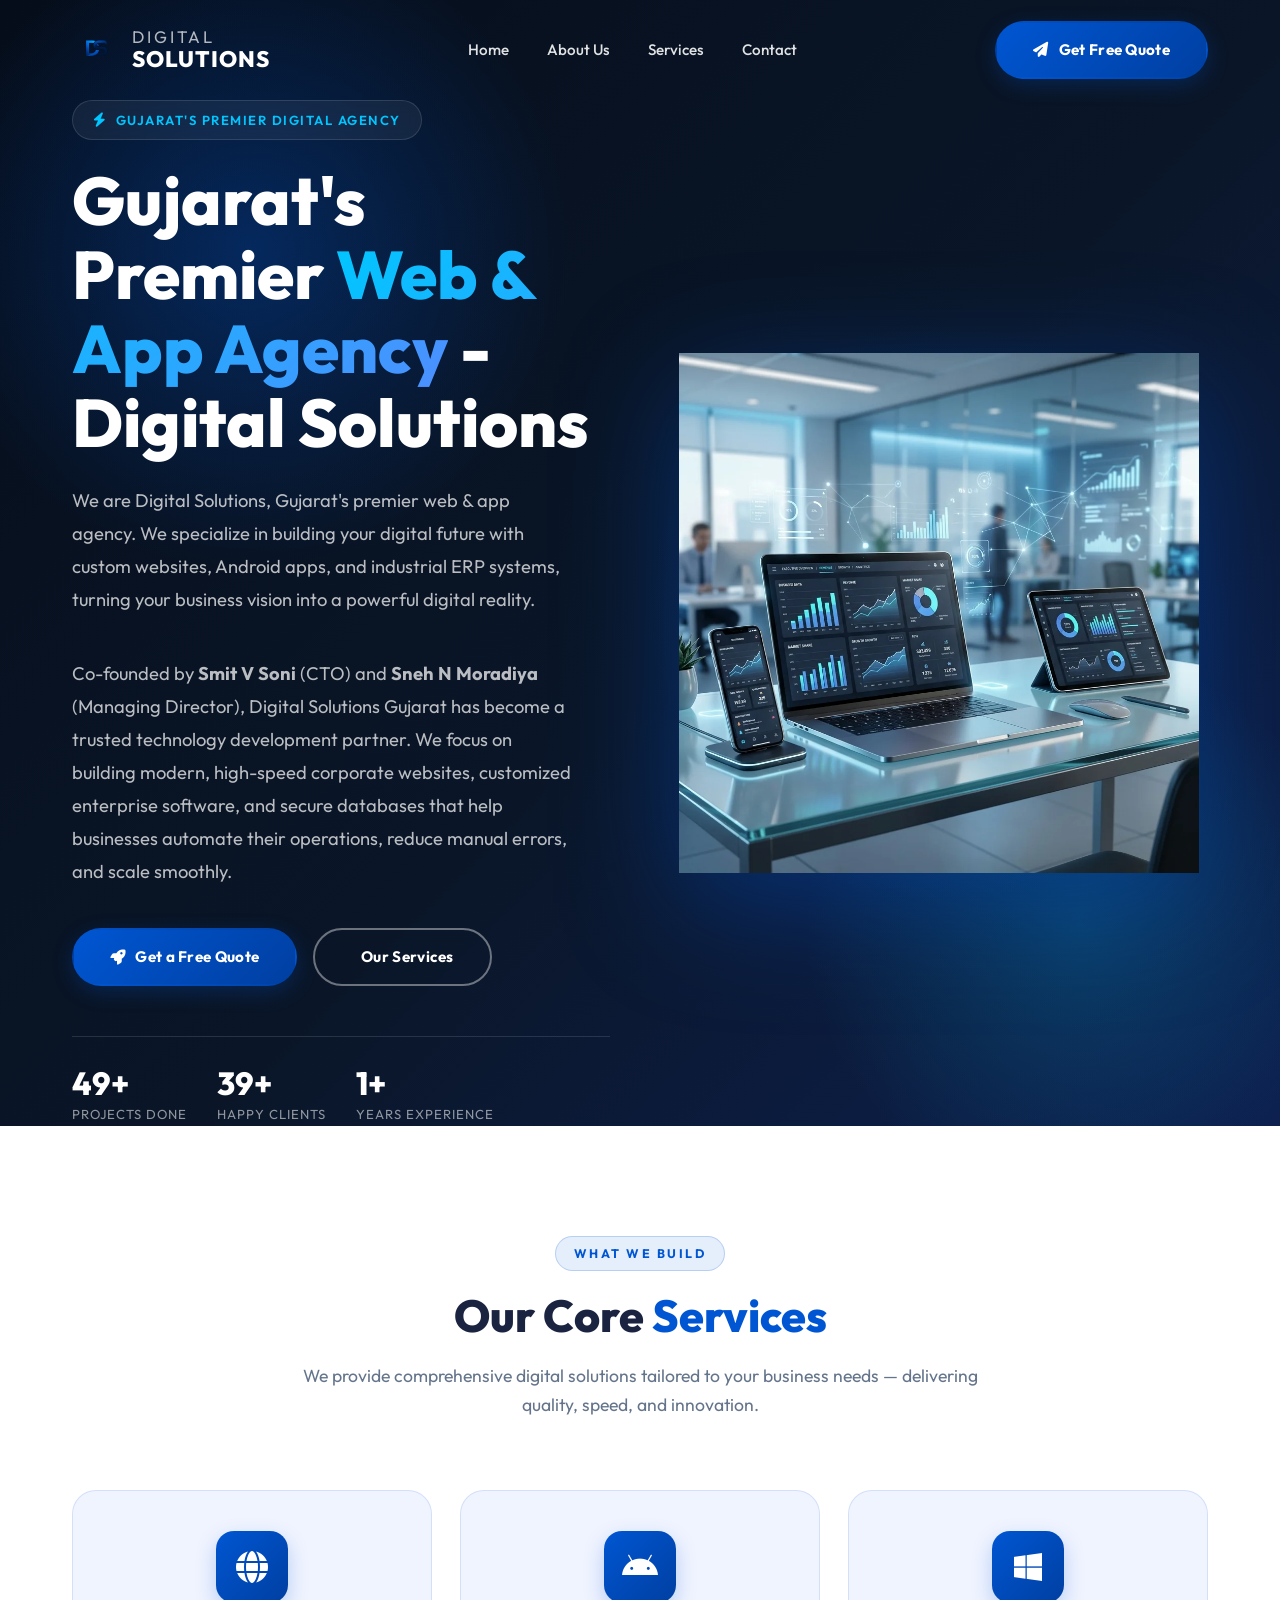
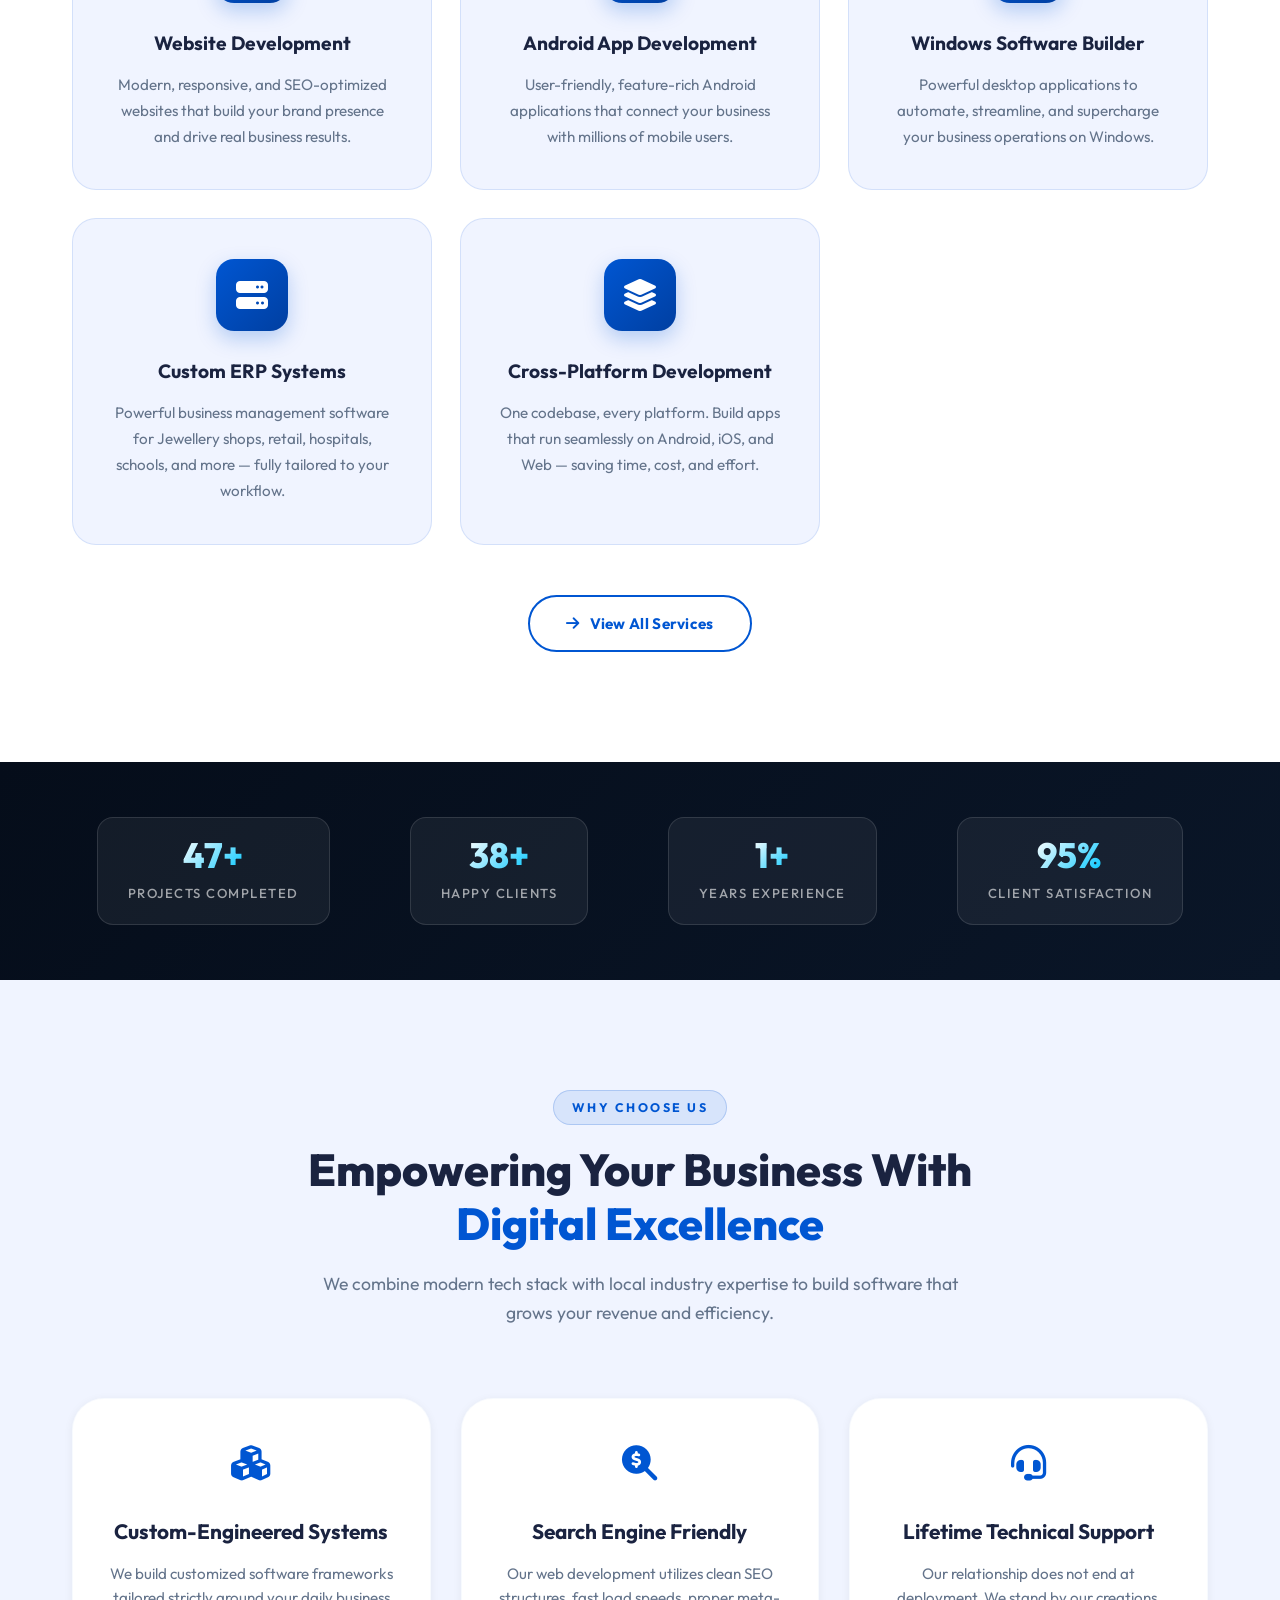
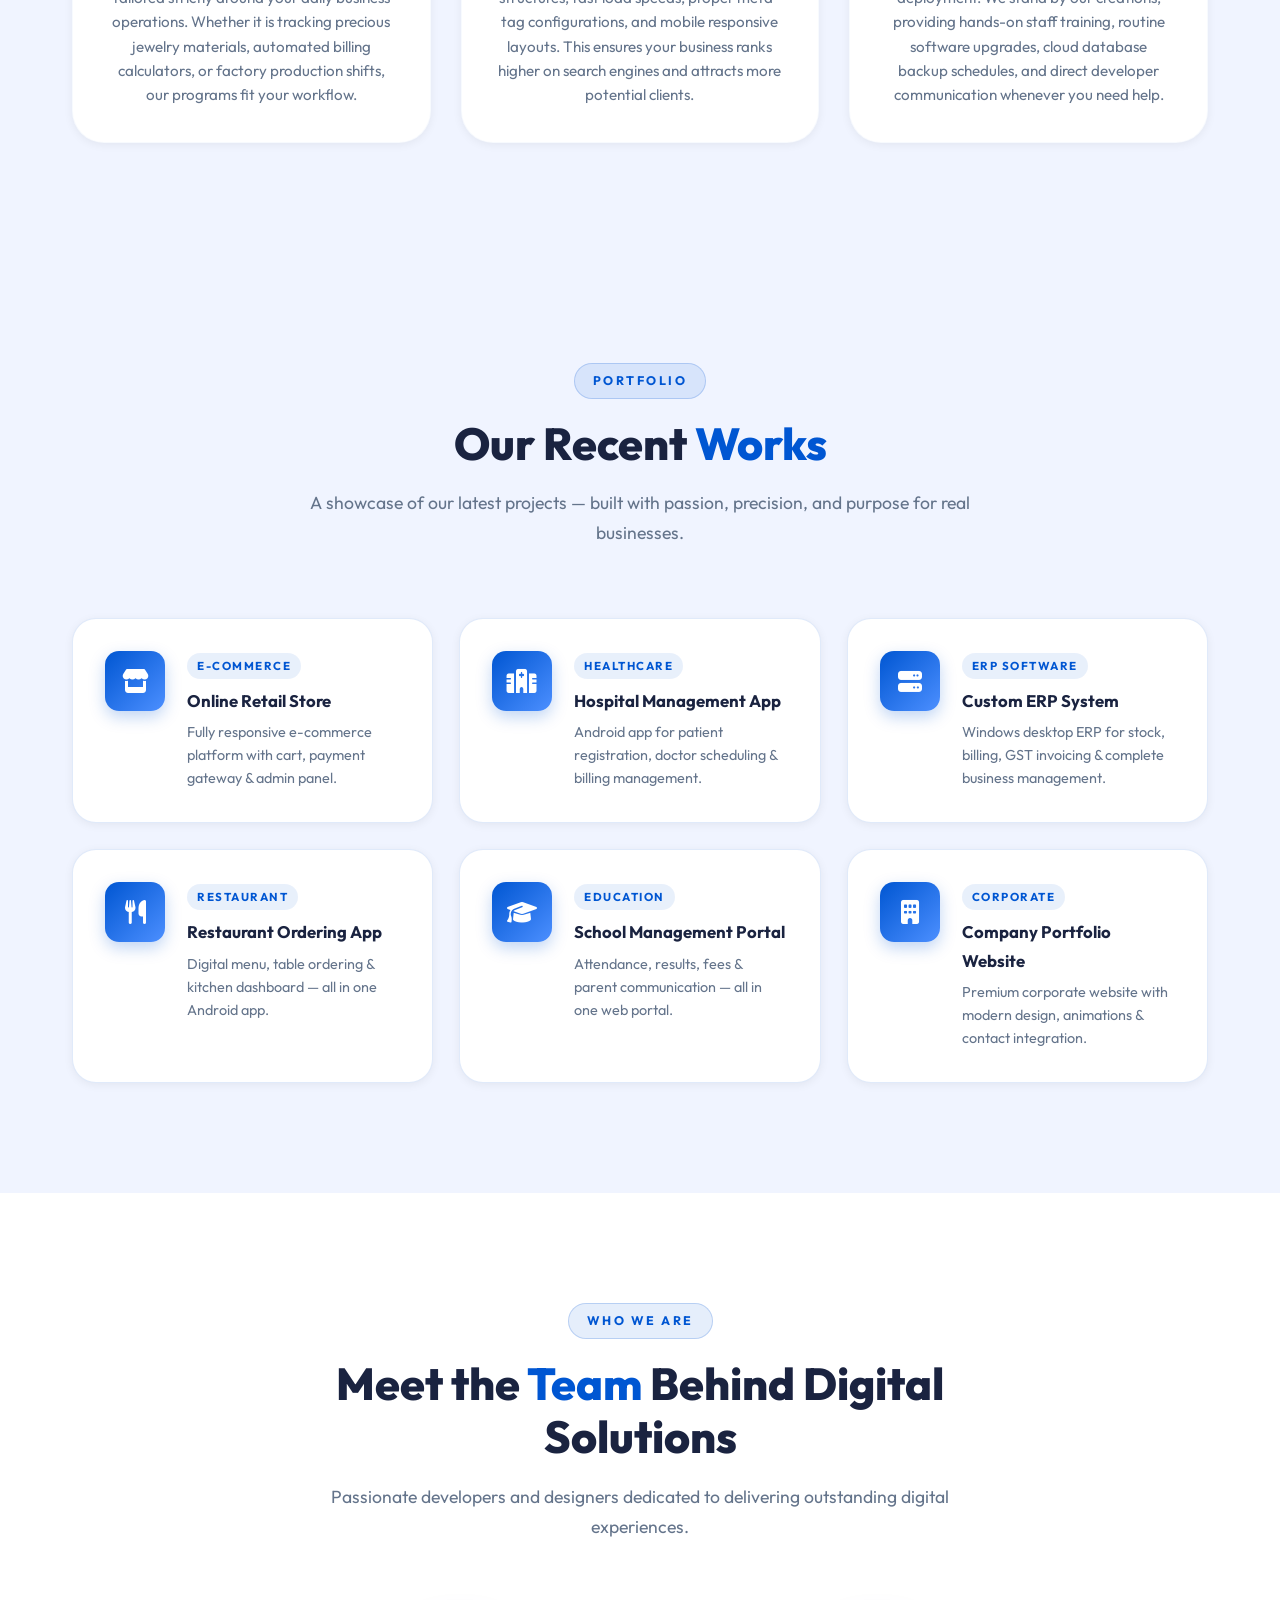
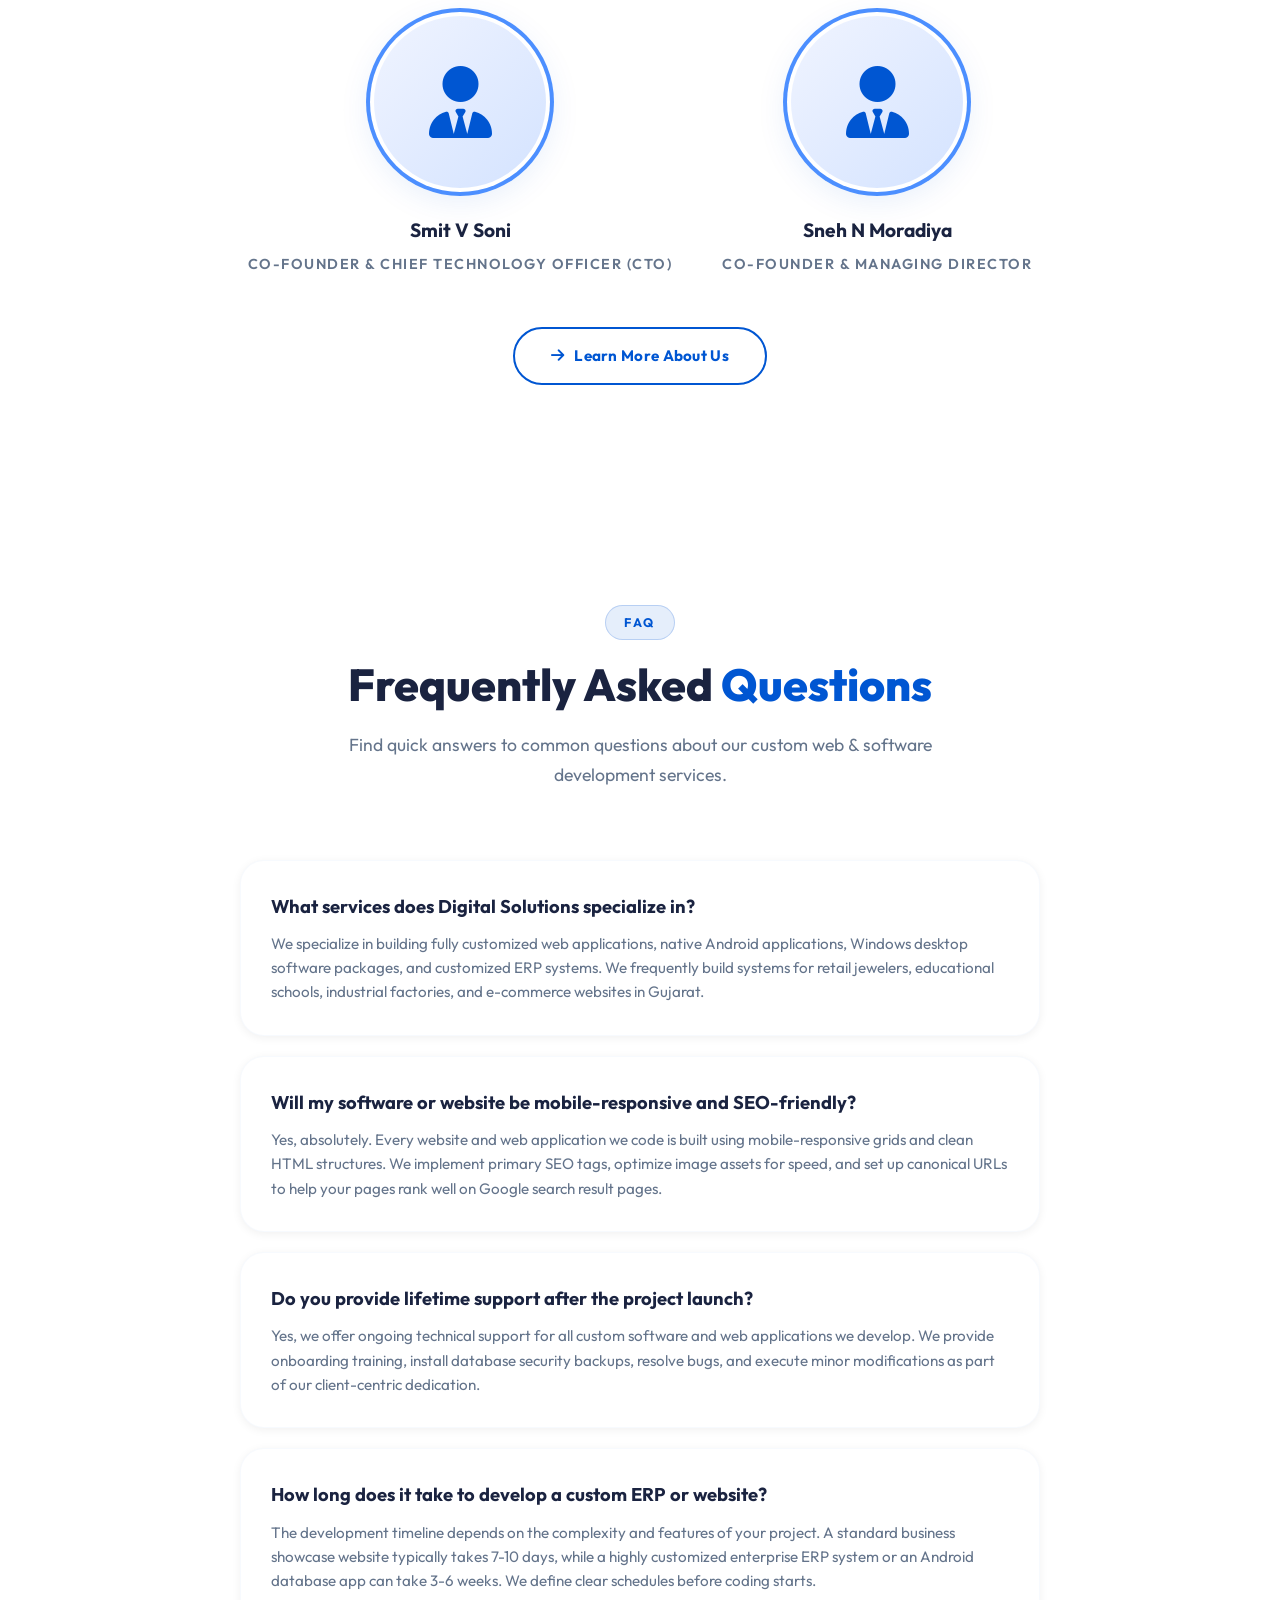
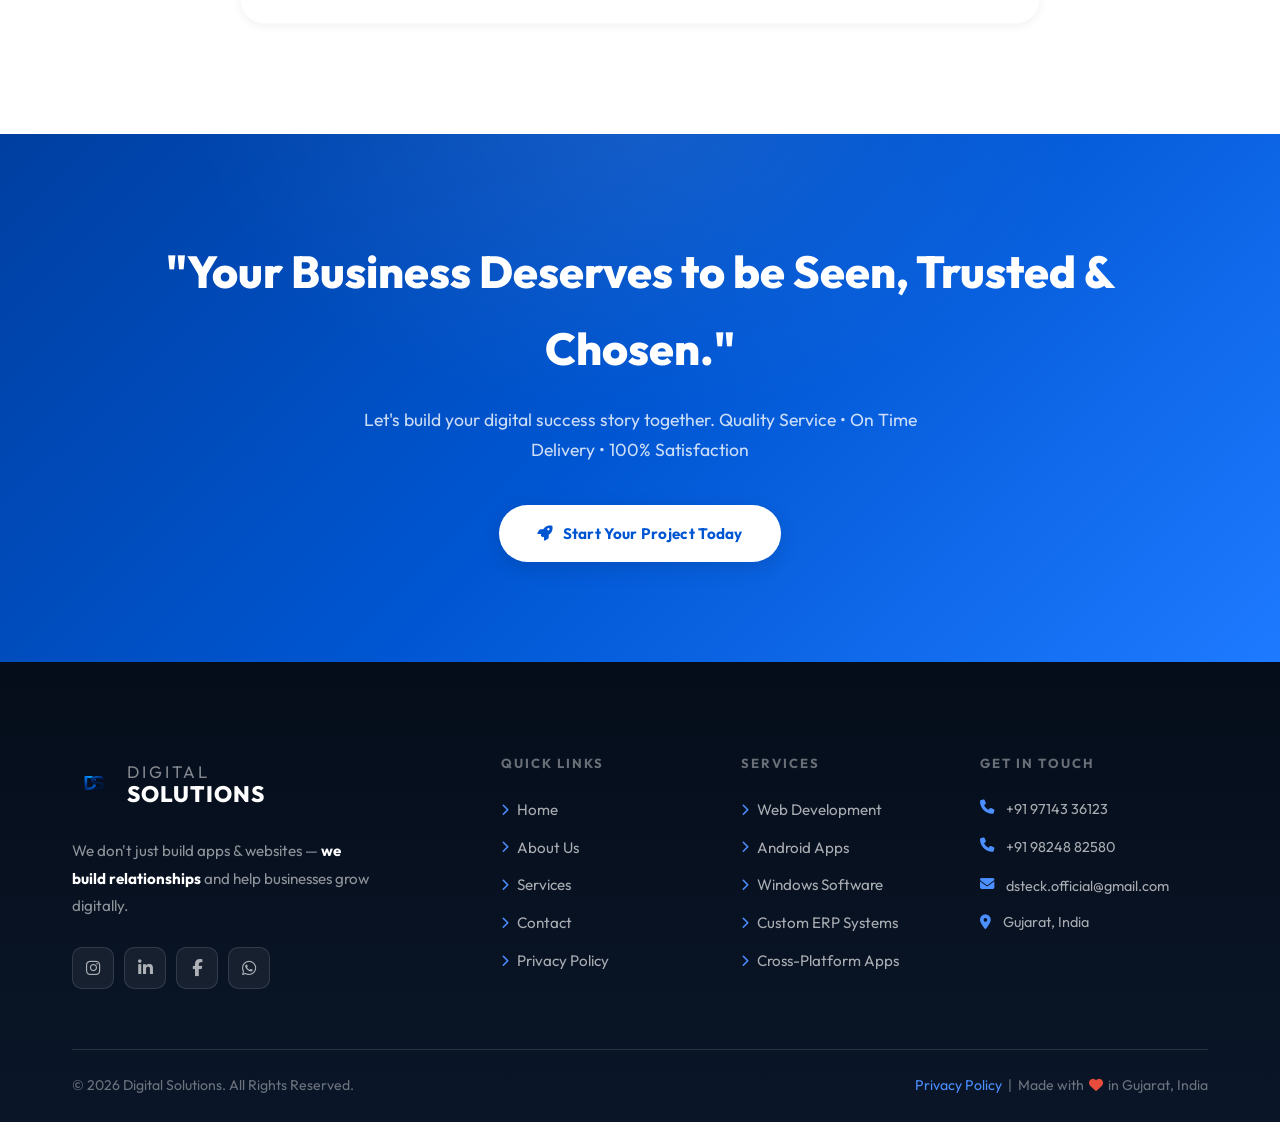
<file: index.html>
<!DOCTYPE html>
<html lang="en">
<head>
    <meta charset="UTF-8">
    <meta name="viewport" content="width=device-width, initial-scale=1.0">
    <meta name="theme-color" content="#0056D2">

    <!-- ✅ SEO: Primary Meta Tags -->
    <title>Digital Solutions | Web & App Agency Gujarat</title>
    <meta name="description" content="Digital Solutions is a premier web & app development agency in Gujarat. We build custom websites, Android apps, and ERP software. Get a free quote!">
    <meta name="keywords" content="Digital Solutions Gujarat, web development agency Gujarat, Android app development India, Windows software developer, Custom ERP system Gujarat, custom software development">
    <meta name="robots" content="index, follow">
    <meta name="author" content="Digital Solutions">
    <link rel="canonical" href="https://smitsoni1.github.io/digitalsolution/">

    <!-- ✅ SEO: Open Graph (Social Media) -->
    <meta property="og:type"        content="website">
    <meta property="og:title"       content="Digital Solutions | Web & App Development Agency in Gujarat">
    <meta property="og:description" content="Custom Web, Android, Windows & Custom ERP solutions. Transform your business digitally with Digital Solutions.">
    <meta property="og:image"       content="https://smitsoni1.github.io/digitalsolution/logo-web.webp">
    <meta property="og:url"         content="https://smitsoni1.github.io/digitalsolution/">
    <meta property="og:site_name"   content="Digital Solutions">

    <!-- ✅ SEO: Twitter Card -->
    <meta name="twitter:card"        content="summary_large_image">
    <meta name="twitter:title"       content="Digital Solutions | Web & App Development Agency">
    <meta name="twitter:description" content="Custom Web, Android, Windows & Custom ERP solutions in Gujarat.">
    <meta name="twitter:image"       content="https://smitsoni1.github.io/digitalsolution/logo-web.webp">

    <!-- ✅ Resource Hints & Preloads -->
    <link rel="preconnect" href="https://fonts.googleapis.com">
    <link rel="preconnect" href="https://fonts.gstatic.com" crossorigin>
    <link rel="preconnect" href="https://cdnjs.cloudflare.com">
    <link rel="preload" href="style.css?v=1.0.3" as="style">
    <link rel="preload" href="hero-web.webp" as="image" type="image/webp">

    <!-- ✅ Favicons -->
    <link rel="icon" type="image/webp" sizes="32x32" href="logo-web.webp">
    <link rel="icon" type="image/webp" sizes="16x16" href="logo-web.webp">
    <link rel="apple-touch-icon"                     href="logo-web.webp">
    <link rel="shortcut icon"                        href="logo-web.webp">

    <!-- ✅ Stylesheets & Fonts -->
    <link href="https://fonts.googleapis.com/css2?family=Outfit:wght@300;400;500;600;700;800&display=swap" rel="stylesheet">
    <link rel="stylesheet" href="style.css?v=1.0.3">
    <link rel="stylesheet" href="https://cdnjs.cloudflare.com/ajax/libs/font-awesome/6.4.0/css/all.min.css">

    <!-- ✅ SEO: Site Name Schema for Google Search -->
    <script type="application/ld+json">
    {
      "@context": "https://schema.org",
      "@type": "WebSite",
      "name": "Digital Solutions",
      "alternateName": "Digital Solutions Gujarat",
      "url": "https://smitsoni1.github.io/digitalsolution/"
    }
    </script>

    <!-- ✅ SEO: LocalBusiness JSON-LD Structured Data -->
    <script type="application/ld+json">
    {
      "@context": "https://schema.org",
      "@type": "LocalBusiness",
      "name": "Digital Solutions",
      "image": "https://smitsoni1.github.io/digitalsolution/logo-web.webp",
      "url": "https://smitsoni1.github.io/digitalsolution/",
      "telephone": ["+919714336123", "+919824882580"],
      "email": ["dsteck.official@gmail.com"],
      "address": {
        "@type": "PostalAddress",
        "addressRegion": "Gujarat",
        "addressCountry": "IN"
      },
      "description": "Digital Solutions is a premier digital agency in Gujarat specializing in Web Development, Android App Development, Windows Software, and Custom ERP Systems.",
      "areaServed": "Gujarat, India",
      "serviceType": ["Web Development", "Android App Development", "Windows Software Development", "Custom ERP System"],
      "sameAs": []
    }
    </script>
</head>
<body>

    <!-- ============================================================
         HEADER / NAVIGATION
    ============================================================ -->
    <header id="header" class="hero-header">
        <div class="container">
            <nav>
                <!-- Logo -->
                <a href="index.html" class="logo" aria-label="Digital Solutions Home">
                    <img src="logo-web.webp" alt="Digital Solutions - Web and App Development Agency Logo" width="72" height="72">
                    <div class="logo-text">
                        <span class="logo-top">Digital</span>
                        <span class="logo-bottom">Solutions</span>
                    </div>
                </a>

                <!-- Navigation Links -->
                <ul class="nav-links" id="navLinks" role="navigation" aria-label="Main Navigation">
                    <li><a href="index.html"    class="active" id="nav-home">Home</a></li>
                    <li><a href="about.html"               id="nav-about">About Us</a></li>
                    <li><a href="services.html"            id="nav-services">Services</a></li>
                    <li><a href="contact.html"             id="nav-contact">Contact</a></li>
                </ul>

                <!-- CTA Button -->
                <a href="contact.html" class="btn btn-primary header-cta-btn" id="header-cta">
                    <i class="fas fa-paper-plane"></i> Get Free Quote
                </a>

                <!-- Mobile Hamburger -->
                <button class="hamburger" id="hamburger" aria-label="Toggle Navigation" aria-expanded="false">
                    <span></span><span></span><span></span>
                </button>
            </nav>
        </div>
    </header>

    <main>
        <!-- ============================================================
             HERO SECTION - H1 Main Title
        ============================================================ -->
        <section id="home" class="hero" aria-label="Hero Section">
            <div class="container">
                <div class="hero-content">
                    <!-- Hero Text -->
                    <div class="hero-text fade-up">
                        <div class="hero-badge">
                            <i class="fas fa-bolt"></i>
                            Gujarat's Premier Digital Agency
                        </div>
                        <h1>
                            Gujarat's Premier <span>Web &amp; App Agency</span> - Digital Solutions
                        </h1>
                        <p>
                            We are Digital Solutions, Gujarat's premier web &amp; app agency. We specialize in building your digital future with custom websites, Android apps, and industrial ERP systems, turning your business vision into a powerful digital reality.
                        </p>
                        <p style="margin-top: 15px;">
                            Co-founded by <strong>Smit V Soni</strong> (CTO) and <strong>Sneh N Moradiya</strong> (Managing Director), Digital Solutions Gujarat has become a trusted technology development partner. We focus on building modern, high-speed corporate websites, customized enterprise software, and secure databases that help businesses automate their operations, reduce manual errors, and scale smoothly.
                        </p>
                        <div class="hero-btns">
                            <a href="contact.html" class="btn btn-primary" id="hero-quote-btn">
                                <i class="fas fa-rocket"></i> Get a Free Quote
                            </a>
                            <a href="services.html" class="btn btn-outline" id="hero-services-btn"
                               style="background:transparent; color:#fff; border-color:rgba(255,255,255,0.4);">
                                <i class="fas fa-layers"></i> Our Services
                            </a>
                        </div>
                        <!-- Quick Stats -->
                        <div class="hero-stats">
                            <div class="hero-stat-item">
                                <span class="num">50+</span>
                                <span class="lbl">Projects Done</span>
                            </div>
                            <div class="hero-stat-item">
                                <span class="num">40+</span>
                                <span class="lbl">Happy Clients</span>
                            </div>
                            <div class="hero-stat-item">
                                <span class="num">2+</span>
                                <span class="lbl">Years Experience</span>
                            </div>
                        </div>
                    </div>

                    <!-- Hero Image -->
                    <div class="hero-image fade-up">
                        <img src="hero-web.webp" alt="Digital Solutions - Web Development and Software Dashboard Showcase" width="520" height="420">
                    </div>
                </div>
            </div>
        </section>

        <!-- ============================================================
             SERVICES PREVIEW - H2 Sub-section
        ============================================================ -->
        <section id="services" class="services section-padding" aria-label="Our Services">
            <div class="container">
                <div class="section-header fade-up">
                    <span class="section-tag">What We Build</span>
                    <h2>Our Core <span>Services</span></h2>
                    <p>We provide comprehensive digital solutions tailored to your business needs — delivering quality, speed, and innovation.</p>
                </div>

                <div class="services-grid">
                    <!-- Web Development -->
                    <article class="service-card fade-up">
                        <div class="service-icon"><i class="fas fa-globe" aria-hidden="true"></i></div>
                        <h3>Website Development</h3>
                        <p>Modern, responsive, and SEO-optimized websites that build your brand presence and drive real business results.</p>
                    </article>

                    <!-- Android App Development -->
                    <article class="service-card fade-up">
                        <div class="service-icon"><i class="fab fa-android" aria-hidden="true"></i></div>
                        <h3>Android App Development</h3>
                        <p>User-friendly, feature-rich Android applications that connect your business with millions of mobile users.</p>
                    </article>

                    <!-- Windows Software -->
                    <article class="service-card fade-up">
                        <div class="service-icon"><i class="fab fa-windows" aria-hidden="true"></i></div>
                        <h3>Windows Software Builder</h3>
                        <p>Powerful desktop applications to automate, streamline, and supercharge your business operations on Windows.</p>
                    </article>

                    <!-- Custom ERP Systems -->
                    <article class="service-card fade-up">
                        <div class="service-icon"><i class="fas fa-server" aria-hidden="true"></i></div>
                        <h3>Custom ERP Systems</h3>
                        <p>Powerful business management software for Jewellery shops, retail, hospitals, schools, and more — fully tailored to your workflow.</p>
                    </article>

                    <!-- Cross-Platform App Development -->
                    <article class="service-card fade-up">
                        <div class="service-icon"><i class="fas fa-layer-group" aria-hidden="true"></i></div>
                        <h3>Cross-Platform Development</h3>
                        <p>One codebase, every platform. Build apps that run seamlessly on Android, iOS, and Web — saving time, cost, and effort.</p>
                    </article>
                </div>

                <div style="text-align:center; margin-top:50px;" class="fade-up">
                    <a href="services.html" class="btn btn-outline" id="view-all-services-btn">
                        <i class="fas fa-arrow-right"></i> View All Services
                    </a>
                </div>
            </div>
        </section>

        <!-- ============================================================
             STATS BAR
        ============================================================ -->
        <section class="stats-bar" aria-label="Company Statistics">
            <div class="container">
                <div class="stats-container">
                    <div class="stat-item fade-up">
                        <span class="stat-num">50+</span>
                        <span class="stat-label">Projects Completed</span>
                    </div>
                    <div class="stat-item fade-up">
                        <span class="stat-num">40+</span>
                        <span class="stat-label">Happy Clients</span>
                    </div>
                    <div class="stat-item fade-up">
                        <span class="stat-num">2+</span>
                        <span class="stat-label">Years Experience</span>
                    </div>
                    <div class="stat-item fade-up">
                        <span class="stat-num">100%</span>
                        <span class="stat-label">Client Satisfaction</span>
                    </div>
                </div>
            </div>
        </section>

        <!-- ============================================================
             WHY CHOOSE US SECTION
        ============================================================ -->
        <section class="why-choose-us section-padding" style="background: var(--bg-light);" aria-label="Why Choose Digital Solutions">
            <div class="container">
                <div class="section-header fade-up">
                    <span class="section-tag">Why Choose Us</span>
                    <h2>Empowering Your Business With <span>Digital Excellence</span></h2>
                    <p>We combine modern tech stack with local industry expertise to build software that grows your revenue and efficiency.</p>
                </div>
                <div style="display: grid; grid-template-columns: repeat(auto-fit, minmax(280px, 1fr)); gap: 30px; margin-top: 50px;">
                    <div class="value-card fade-up" style="padding: 35px; background: var(--white); border-radius: var(--radius-xl); box-shadow: var(--shadow-sm); border: 1px solid rgba(0,86,210,0.03);">
                        <div style="font-size: 2.2rem; color: var(--primary); margin-bottom: 20px;"><i class="fas fa-cubes"></i></div>
                        <h3 style="font-size: 1.3rem; font-weight: 700; margin-bottom: 12px; color: var(--text-main);">Custom-Engineered Systems</h3>
                        <p style="font-size: 0.95rem; color: var(--text-light); line-height: 1.6; margin: 0;">We build customized software frameworks tailored strictly around your daily business operations. Whether it is tracking precious jewelry materials, automated billing calculators, or factory production shifts, our programs fit your workflow.</p>
                    </div>
                    <div class="value-card fade-up" style="padding: 35px; background: var(--white); border-radius: var(--radius-xl); box-shadow: var(--shadow-sm); border: 1px solid rgba(0,86,210,0.03);">
                        <div style="font-size: 2.2rem; color: var(--primary); margin-bottom: 20px;"><i class="fas fa-search-dollar"></i></div>
                        <h3 style="font-size: 1.3rem; font-weight: 700; margin-bottom: 12px; color: var(--text-main);">Search Engine Friendly</h3>
                        <p style="font-size: 0.95rem; color: var(--text-light); line-height: 1.6; margin: 0;">Our web development utilizes clean SEO structures, fast load speeds, proper meta-tag configurations, and mobile responsive layouts. This ensures your business ranks higher on search engines and attracts more potential clients.</p>
                    </div>
                    <div class="value-card fade-up" style="padding: 35px; background: var(--white); border-radius: var(--radius-xl); box-shadow: var(--shadow-sm); border: 1px solid rgba(0,86,210,0.03);">
                        <div style="font-size: 2.2rem; color: var(--primary); margin-bottom: 20px;"><i class="fas fa-headset"></i></div>
                        <h3 style="font-size: 1.3rem; font-weight: 700; margin-bottom: 12px; color: var(--text-main);">Lifetime Technical Support</h3>
                        <p style="font-size: 0.95rem; color: var(--text-light); line-height: 1.6; margin: 0;">Our relationship does not end at deployment. We stand by our creations, providing hands-on staff training, routine software upgrades, cloud database backup schedules, and direct developer communication whenever you need help.</p>
                    </div>
                </div>
            </div>
        </section>

        <!-- ============================================================
             OUR WORKS SECTION
        ============================================================ -->
        <section id="ourworks" class="ourworks section-padding" aria-label="Our Work Portfolio">
            <div class="container">
                <div class="section-header fade-up">
                    <span class="section-tag">Portfolio</span>
                    <h2>Our Recent <span>Works</span></h2>
                    <p>A showcase of our latest projects — built with passion, precision, and purpose for real businesses.</p>
                </div>
                <div class="works-grid">
                    <article class="work-card fade-up">
                        <div class="work-icon"><i class="fas fa-store" aria-hidden="true"></i></div>
                        <div class="work-info">
                            <span class="work-tag">E-Commerce</span>
                            <h3>Online Retail Store</h3>
                            <p>Fully responsive e-commerce platform with cart, payment gateway &amp; admin panel.</p>
                        </div>
                    </article>
                    <article class="work-card fade-up">
                        <div class="work-icon"><i class="fas fa-hospital" aria-hidden="true"></i></div>
                        <div class="work-info">
                            <span class="work-tag">Healthcare</span>
                            <h3>Hospital Management App</h3>
                            <p>Android app for patient registration, doctor scheduling &amp; billing management.</p>
                        </div>
                    </article>
                    <article class="work-card fade-up">
                        <div class="work-icon"><i class="fas fa-server" aria-hidden="true"></i></div>
                        <div class="work-info">
                            <span class="work-tag">ERP Software</span>
                            <h3>Custom ERP System</h3>
                            <p>Windows desktop ERP for stock, billing, GST invoicing &amp; complete business management.</p>
                        </div>
                    </article>
                    <article class="work-card fade-up">
                        <div class="work-icon"><i class="fas fa-utensils" aria-hidden="true"></i></div>
                        <div class="work-info">
                            <span class="work-tag">Restaurant</span>
                            <h3>Restaurant Ordering App</h3>
                            <p>Digital menu, table ordering &amp; kitchen dashboard — all in one Android app.</p>
                        </div>
                    </article>
                    <article class="work-card fade-up">
                        <div class="work-icon"><i class="fas fa-graduation-cap" aria-hidden="true"></i></div>
                        <div class="work-info">
                            <span class="work-tag">Education</span>
                            <h3>School Management Portal</h3>
                            <p>Attendance, results, fees &amp; parent communication — all in one web portal.</p>
                        </div>
                    </article>
                    <article class="work-card fade-up">
                        <div class="work-icon"><i class="fas fa-building" aria-hidden="true"></i></div>
                        <div class="work-info">
                            <span class="work-tag">Corporate</span>
                            <h3>Company Portfolio Website</h3>
                            <p>Premium corporate website with modern design, animations &amp; contact integration.</p>
                        </div>
                    </article>
                </div>
            </div>
        </section>

        <!-- ============================================================
             TEAM / ABOUT PREVIEW
        ============================================================ -->
        <section id="about" class="team section-padding" aria-label="Our Team">
            <div class="container">
                <div class="section-header fade-up">
                    <span class="section-tag">Who We Are</span>
                    <h2>Meet the <span>Team</span> Behind Digital Solutions</h2>
                    <p>Passionate developers and designers dedicated to delivering outstanding digital experiences.</p>
                </div>
                <div class="team-grid">
                    <div class="team-member fade-up">
                        <div class="member-image">
                            <i class="fas fa-user-tie" aria-hidden="true"></i>
                        </div>
                        <h3>Smit V Soni</h3>
                        <p>Co-Founder &amp; Chief Technology Officer (CTO)</p>
                    </div>
                    <div class="team-member fade-up">
                        <div class="member-image">
                            <i class="fas fa-user-tie" aria-hidden="true"></i>
                        </div>
                        <h3>Sneh N Moradiya</h3>
                        <p>Co-Founder &amp; Managing Director</p>
                    </div>
                </div>
                <div style="text-align:center; margin-top:50px;" class="fade-up">
                    <a href="about.html" class="btn btn-outline" id="learn-more-btn">
                        <i class="fas fa-arrow-right"></i> Learn More About Us
                    </a>
                </div>
            </div>
        </section>

        <!-- ============================================================
             FAQ SECTION
        ============================================================ -->
        <section class="faq section-padding" aria-label="Frequently Asked Questions">
            <div class="container">
                <div class="section-header fade-up">
                    <span class="section-tag">FAQ</span>
                    <h2>Frequently Asked <span>Questions</span></h2>
                    <p>Find quick answers to common questions about our custom web &amp; software development services.</p>
                </div>
                <div style="max-width: 800px; margin: 50px auto 0; display: flex; flex-direction: column; gap: 20px;">
                    <div class="fade-up" style="background: var(--white); padding: 30px; border-radius: var(--radius-lg); box-shadow: var(--shadow-sm); border: 1px solid rgba(0,86,210,0.03);">
                        <h3 style="font-size: 1.15rem; font-weight: 700; margin-bottom: 10px; color: var(--text-main);">What services does Digital Solutions specialize in?</h3>
                        <p style="font-size: 0.95rem; color: var(--text-light); line-height: 1.6; margin: 0;">We specialize in building fully customized web applications, native Android applications, Windows desktop software packages, and customized ERP systems. We frequently build systems for retail jewelers, educational schools, industrial factories, and e-commerce websites in Gujarat.</p>
                    </div>
                    <div class="fade-up" style="background: var(--white); padding: 30px; border-radius: var(--radius-lg); box-shadow: var(--shadow-sm); border: 1px solid rgba(0,86,210,0.03);">
                        <h3 style="font-size: 1.15rem; font-weight: 700; margin-bottom: 10px; color: var(--text-main);">Will my software or website be mobile-responsive and SEO-friendly?</h3>
                        <p style="font-size: 0.95rem; color: var(--text-light); line-height: 1.6; margin: 0;">Yes, absolutely. Every website and web application we code is built using mobile-responsive grids and clean HTML structures. We implement primary SEO tags, optimize image assets for speed, and set up canonical URLs to help your pages rank well on Google search result pages.</p>
                    </div>
                    <div class="fade-up" style="background: var(--white); padding: 30px; border-radius: var(--radius-lg); box-shadow: var(--shadow-sm); border: 1px solid rgba(0,86,210,0.03);">
                        <h3 style="font-size: 1.15rem; font-weight: 700; margin-bottom: 10px; color: var(--text-main);">Do you provide lifetime support after the project launch?</h3>
                        <p style="font-size: 0.95rem; color: var(--text-light); line-height: 1.6; margin: 0;">Yes, we offer ongoing technical support for all custom software and web applications we develop. We provide onboarding training, install database security backups, resolve bugs, and execute minor modifications as part of our client-centric dedication.</p>
                    </div>
                    <div class="fade-up" style="background: var(--white); padding: 30px; border-radius: var(--radius-lg); box-shadow: var(--shadow-sm); border: 1px solid rgba(0,86,210,0.03);">
                        <h3 style="font-size: 1.15rem; font-weight: 700; margin-bottom: 10px; color: var(--text-main);">How long does it take to develop a custom ERP or website?</h3>
                        <p style="font-size: 0.95rem; color: var(--text-light); line-height: 1.6; margin: 0;">The development timeline depends on the complexity and features of your project. A standard business showcase website typically takes 7-10 days, while a highly customized enterprise ERP system or an Android database app can take 3-6 weeks. We define clear schedules before coding starts.</p>
                    </div>
                </div>
            </div>
        </section>

        <!-- ============================================================
             CTA SECTION
        ============================================================ -->
        <section class="cta-section" aria-label="Call to Action">
            <div class="container">
                <div class="fade-up">
                    <h2>"Your Business Deserves to be Seen, Trusted &amp; Chosen."</h2>
                    <p>Let's build your digital success story together. Quality Service • On Time Delivery • 100% Satisfaction</p>
                    <a href="contact.html" class="btn btn-white" id="cta-quote-btn">
                        <i class="fas fa-rocket"></i> Start Your Project Today
                    </a>
                </div>
            </div>
        </section>
    </main>

    <!-- ============================================================
         FOOTER
    ============================================================ -->
    <footer id="contact">
        <div class="container">
            <div class="footer-content">
                <!-- Brand -->
                <div class="footer-brand">
                    <a href="index.html" class="logo" aria-label="Digital Solutions">
                        <img src="logo-web.webp" alt="Digital Solutions Logo" width="65" height="65" loading="lazy">
                        <div class="logo-text">
                            <span class="logo-top" style="color:rgba(255,255,255,0.5)">Digital</span>
                            <span class="logo-bottom" style="color:#fff">Solutions</span>
                        </div>
                    </a>
                    <p>We don't just build apps &amp; websites — <strong style="color:#fff">we build relationships</strong> and help businesses grow digitally.</p>
                    <div class="footer-social-row">
                        <a href="https://www.instagram.com/digitalsolutions.official/?hl=en" class="footer-social-btn" aria-label="Instagram" target="_blank" rel="noopener"><i class="fab fa-instagram"></i></a>
                        <a href="https://www.linkedin.com/in/smitpatdiya" class="footer-social-btn" aria-label="LinkedIn" target="_blank" rel="noopener"><i class="fab fa-linkedin-in"></i></a>
                        <a href="#" class="footer-social-btn" aria-label="Facebook"><i class="fab fa-facebook-f"></i></a>
                        <a href="https://wa.me/919714336123" class="footer-social-btn" aria-label="WhatsApp" target="_blank" rel="noopener"><i class="fab fa-whatsapp"></i></a>
                    </div>
                </div>

                <!-- Quick Links -->
                <div class="footer-col">
                    <h3>Quick Links</h3>
                    <div class="footer-links">
                        <a href="index.html"><i class="fas fa-chevron-right"></i> Home</a>
                        <a href="about.html"><i class="fas fa-chevron-right"></i> About Us</a>
                        <a href="services.html"><i class="fas fa-chevron-right"></i> Services</a>
                        <a href="contact.html"><i class="fas fa-chevron-right"></i> Contact</a>
                        <a href="privacy.html"><i class="fas fa-chevron-right"></i> Privacy Policy</a>
                    </div>
                </div>

                <!-- Services -->
                <div class="footer-col">
                    <h3>Services</h3>
                    <div class="footer-links">
                        <a href="services.html#web-development"><i class="fas fa-chevron-right"></i> Web Development</a>
                        <a href="services.html#android-development"><i class="fas fa-chevron-right"></i> Android Apps</a>
                        <a href="services.html#windows-software"><i class="fas fa-chevron-right"></i> Windows Software</a>
                        <a href="services.html#custom-erp"><i class="fas fa-chevron-right"></i> Custom ERP Systems</a>
                        <a href="services.html#cross-platform"><i class="fas fa-chevron-right"></i> Cross-Platform Apps</a>
                    </div>
                </div>

                <!-- Contact -->
                <div class="footer-col">
                    <h3>Get In Touch</h3>
                    <div class="footer-contact-list">
                        <div class="footer-contact-item">
                            <i class="fas fa-phone" aria-hidden="true"></i>
                            <a href="tel:+919714336123" style="color:rgba(255,255,255,0.65)">+91 97143 36123</a>
                        </div>
                        <div class="footer-contact-item">
                            <i class="fas fa-phone" aria-hidden="true"></i>
                            <a href="tel:+919824882580" style="color:rgba(255,255,255,0.65)">+91 98248 82580</a>
                        </div>
                        <div class="footer-contact-item">
                            <i class="fas fa-envelope"></i>
                            <a href="mailto:dsteck.official@gmail.com" style="color:rgba(255,255,255,0.65)">dsteck.official@gmail.com</a>
                        </div>
                        <div class="footer-contact-item">
                            <i class="fas fa-map-marker-alt" aria-hidden="true"></i>
                            <span>Gujarat, India</span>
                        </div>
                    </div>
                </div>
            </div>

            <!-- Footer Bottom -->
            <div class="footer-bottom">
                <p>&copy; 2026 Digital Solutions. All Rights Reserved.</p>
                <p>
                    <a href="privacy.html">Privacy Policy</a> &nbsp;|&nbsp;
                    Made with <i class="fas fa-heart" style="color:#e74c3c; margin:0 2px;"></i> in Gujarat, India
                </p>
            </div>
        </div>
    </footer>

    <!-- Scroll To Top -->
    <button class="scroll-top" id="scrollTop" aria-label="Scroll to top">
        <i class="fas fa-arrow-up"></i>
    </button>

    <script src="script.js?v=1.0.1"></script>
</body>
</html>
</file>
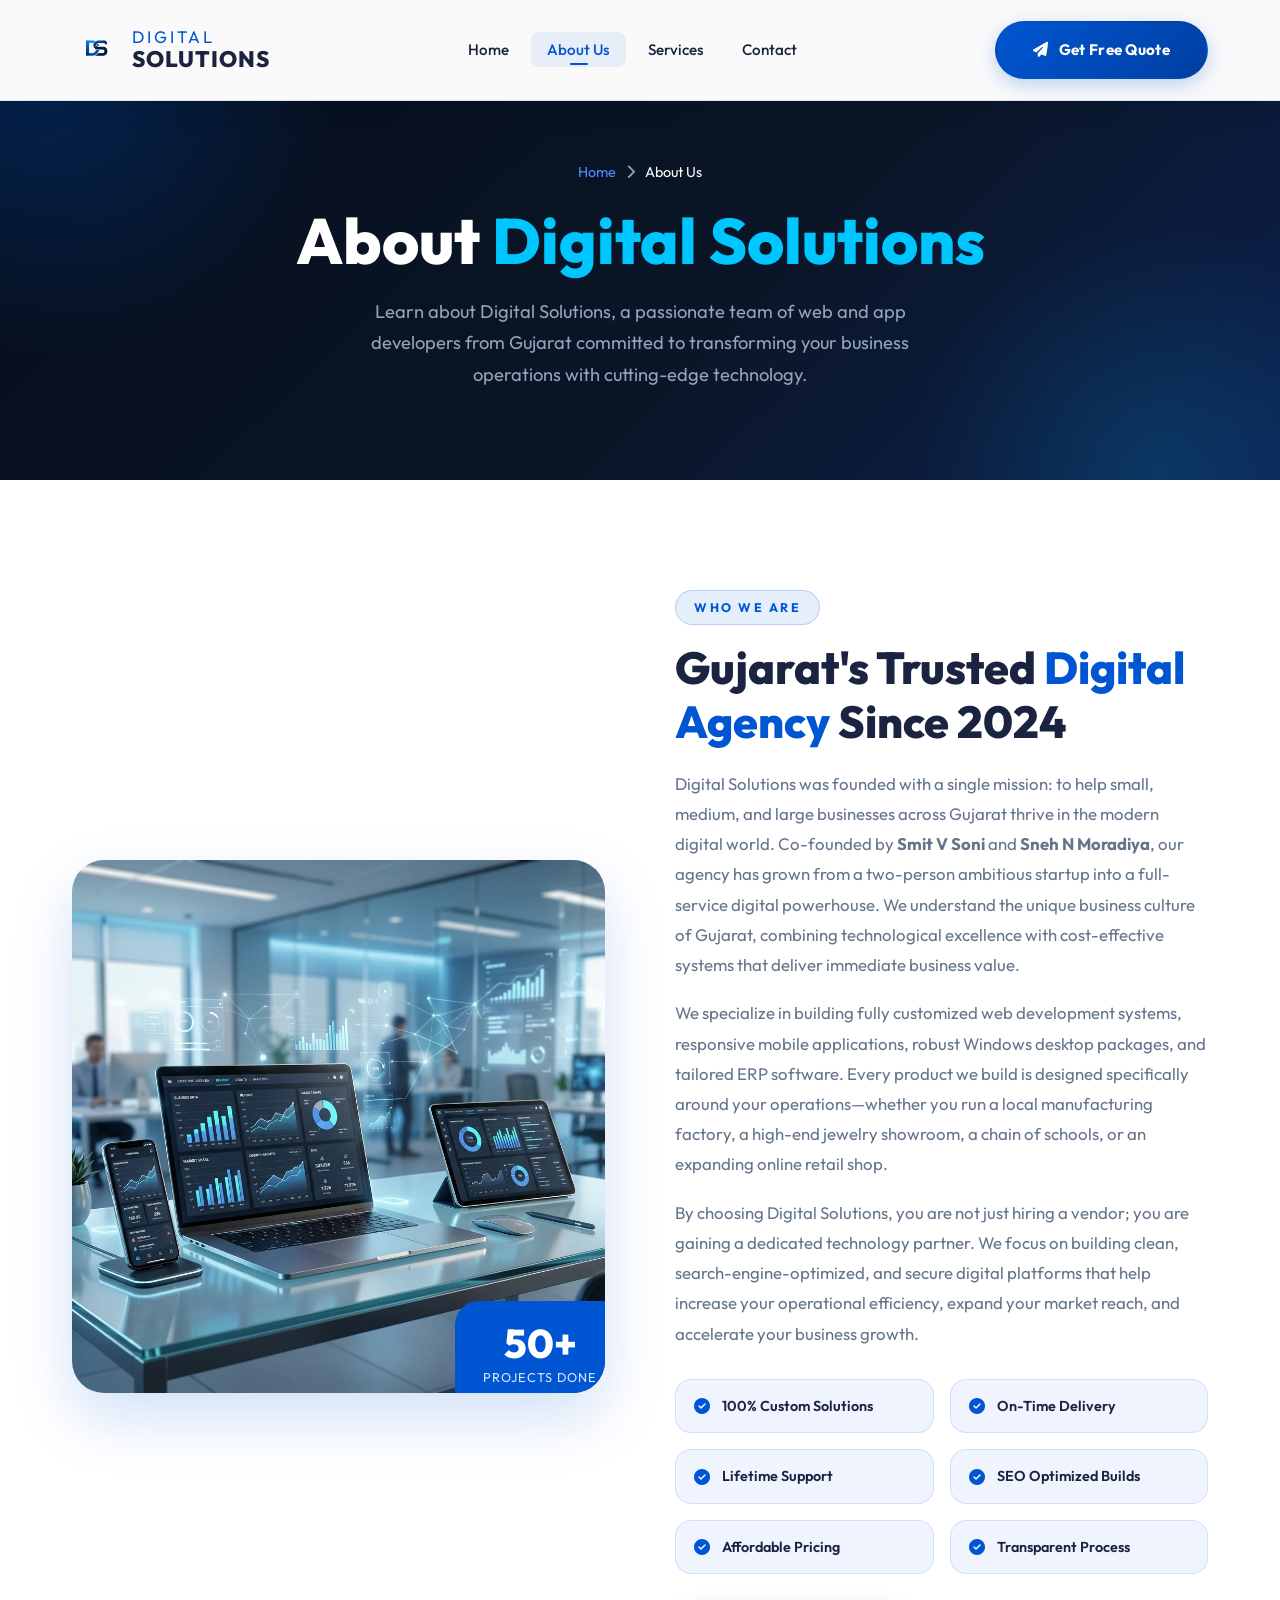
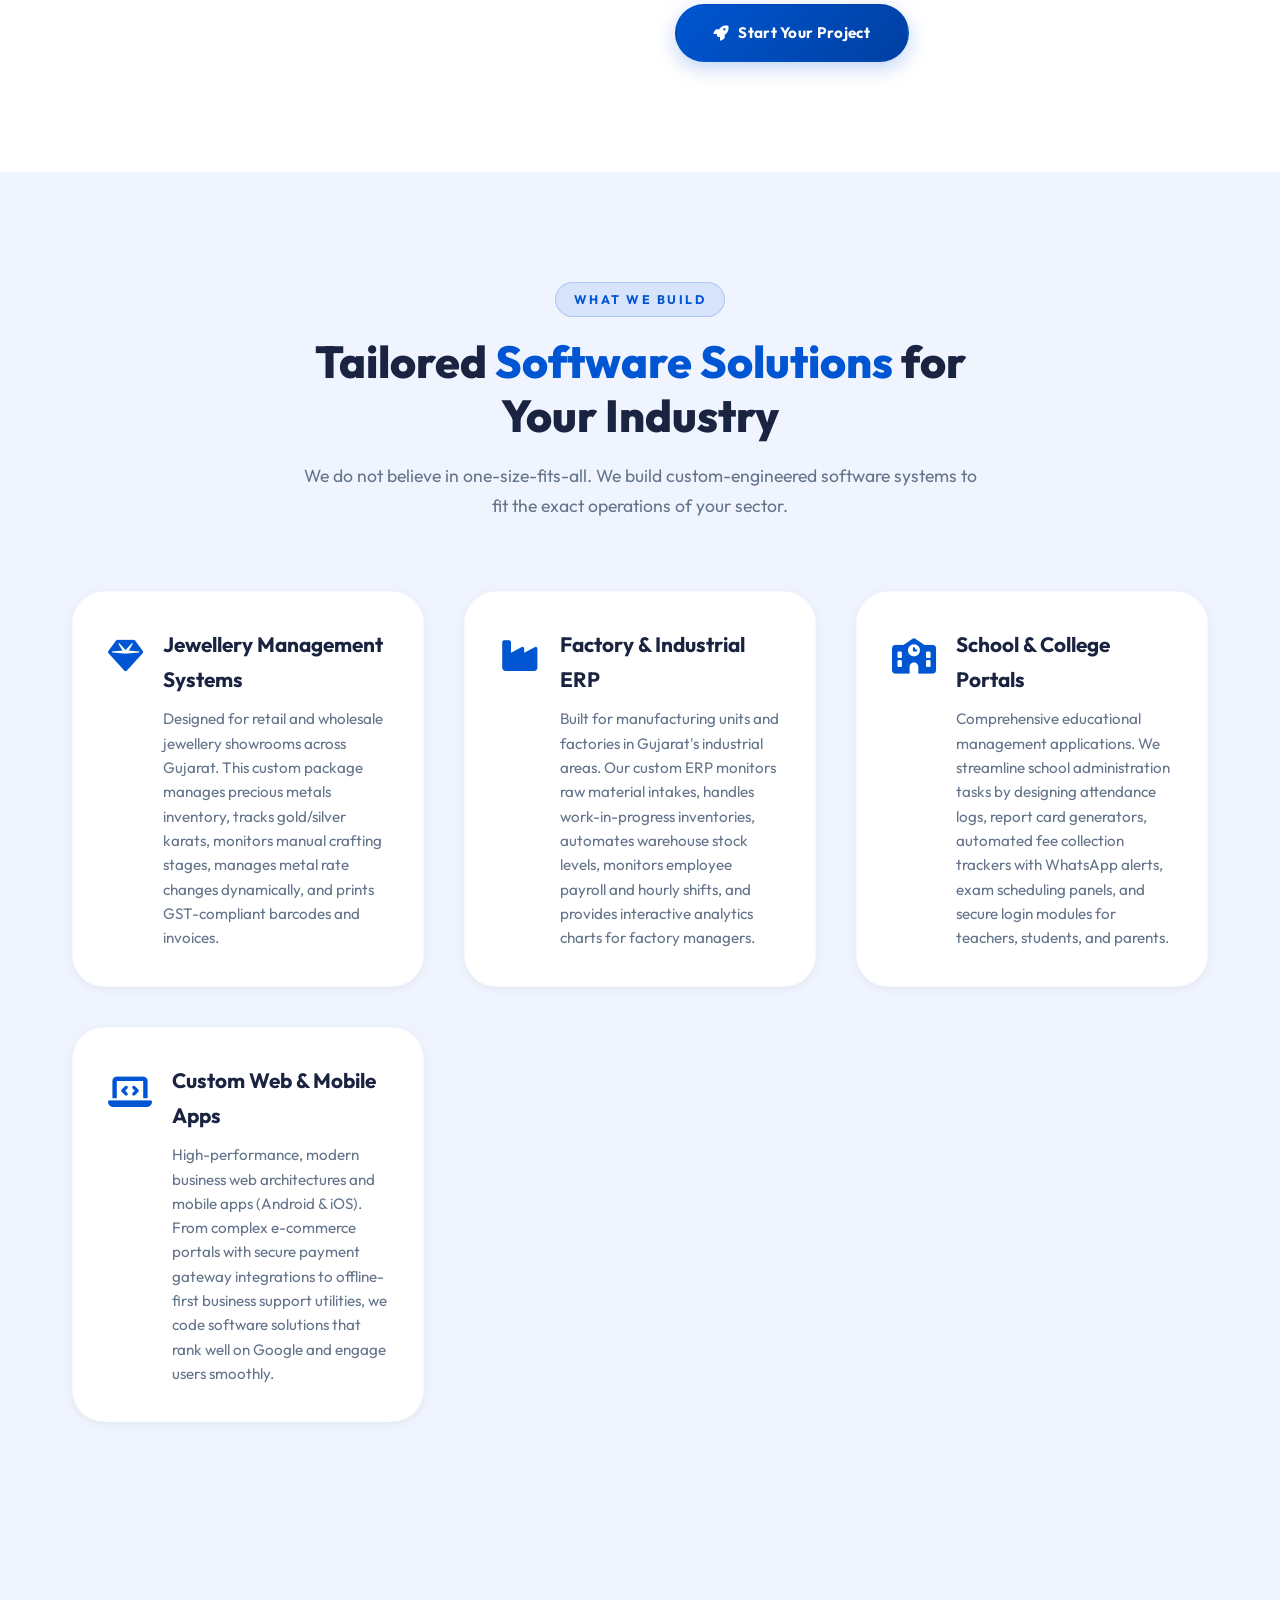
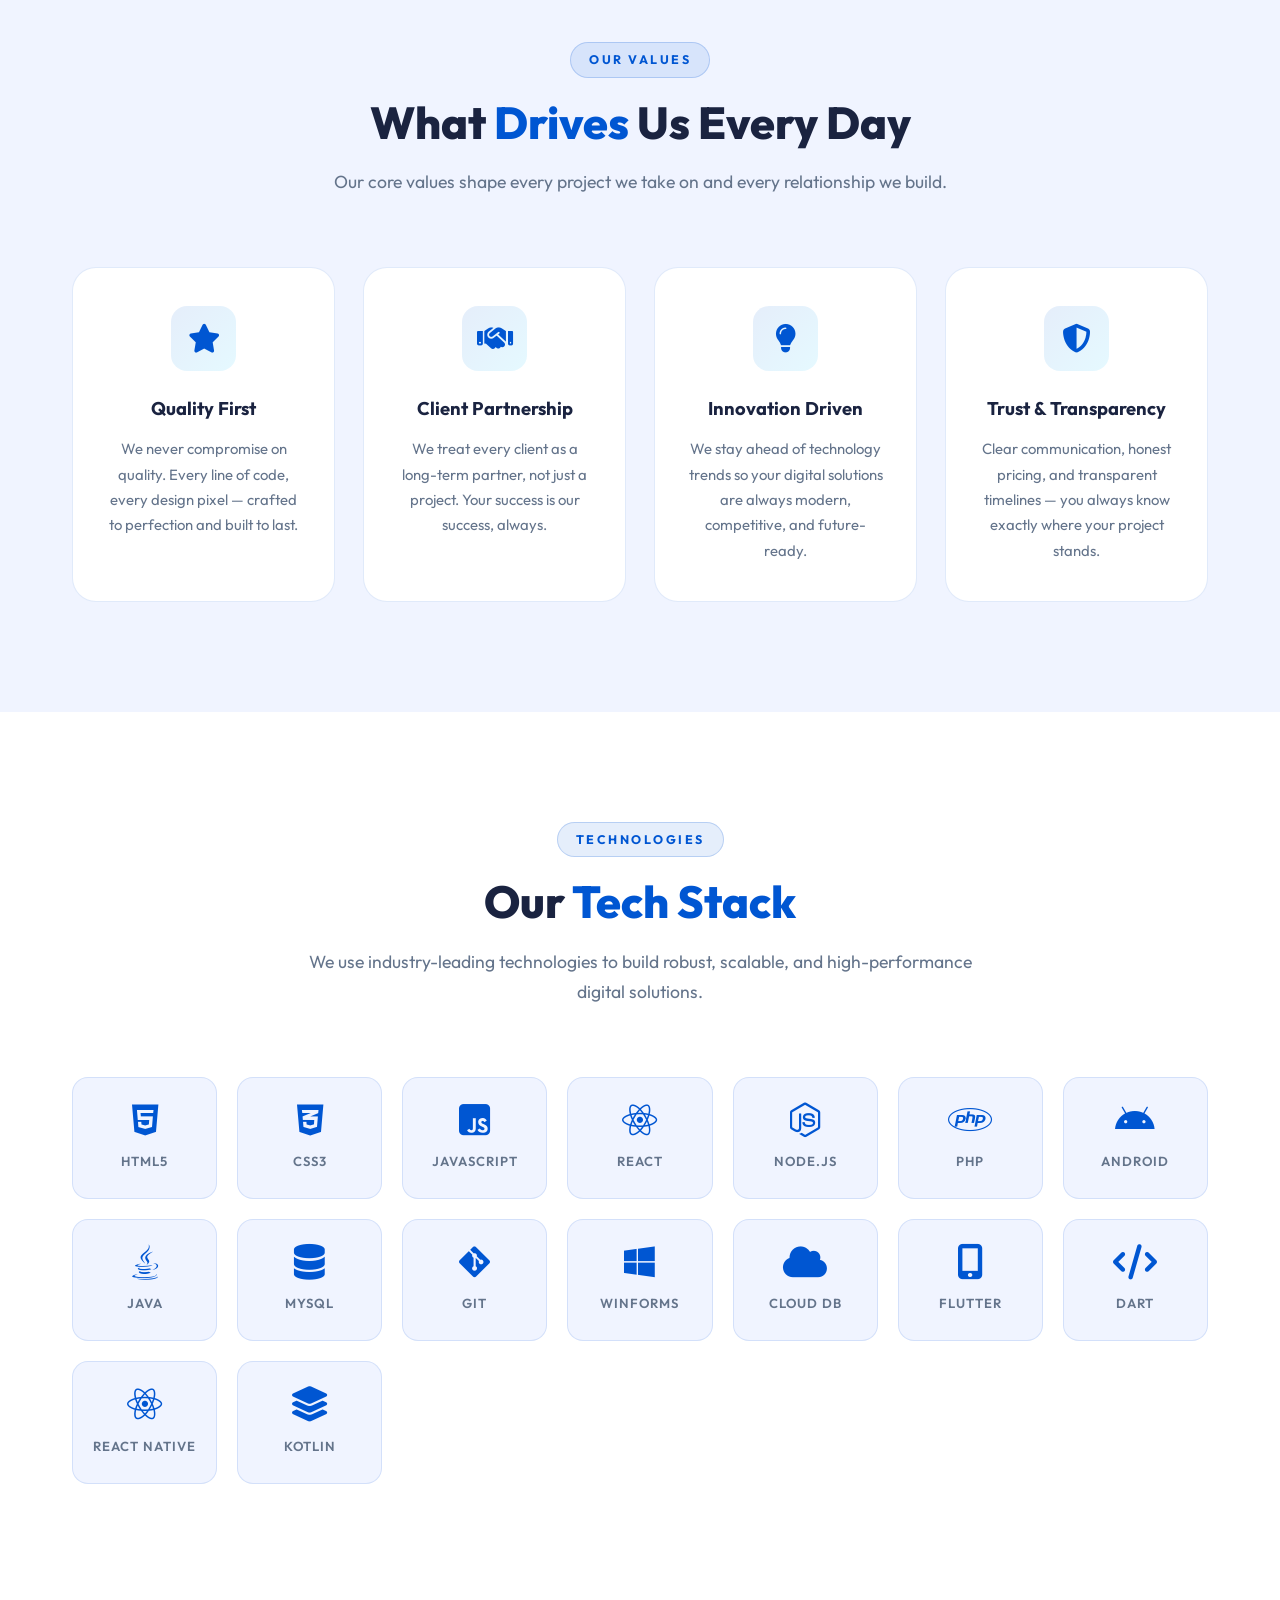
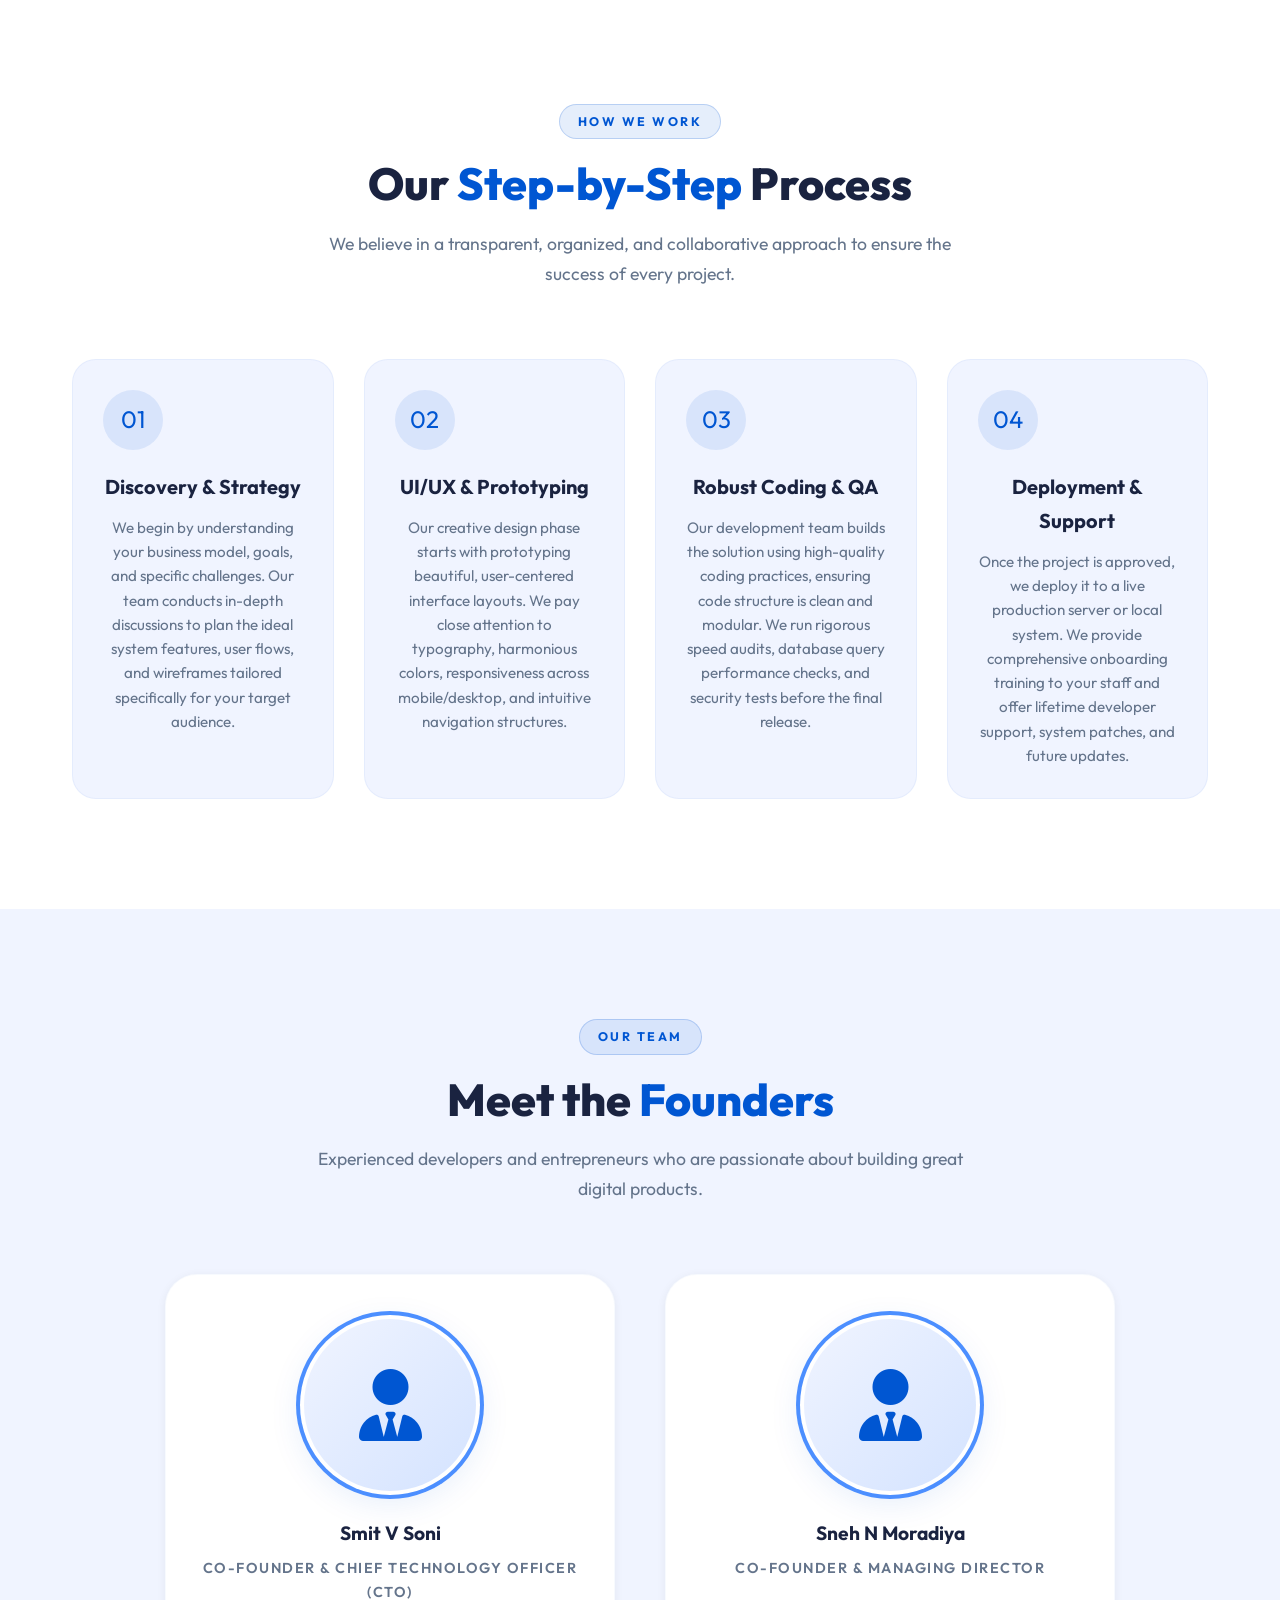
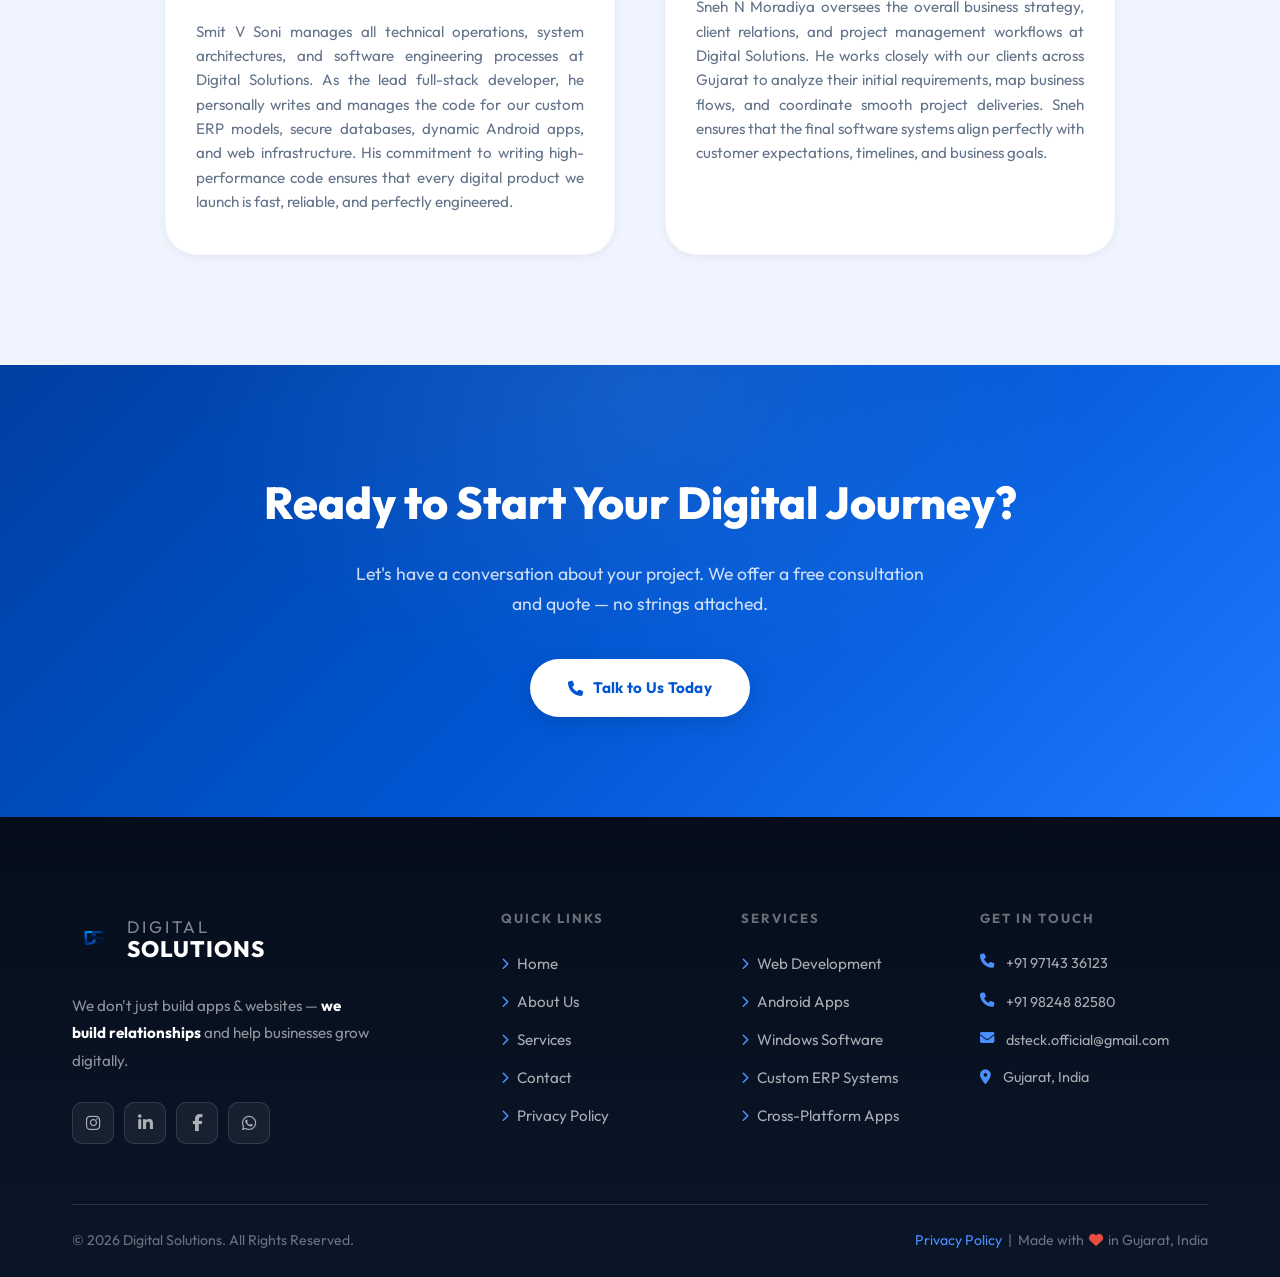
<file: about.html>
<!DOCTYPE html>
<html lang="en">
<head>
    <meta charset="UTF-8">
    <meta name="viewport" content="width=device-width, initial-scale=1.0">
    <meta name="theme-color" content="#0056D2">

    <!-- ✅ SEO: About Page Meta Tags -->
    <title>About Us | Digital Solutions</title>
    <meta name="description" content="Discover Digital Solutions, a trusted web & app development agency in Gujarat. Meet our founders and learn how we deliver premium digital systems.">
    <meta name="keywords" content="About Digital Solutions, digital agency Gujarat, Smit Soni developer, web development team Gujarat, software company Gujarat">
    <meta name="robots" content="index, follow">
    <meta name="author" content="Digital Solutions">
    <link rel="canonical" href="https://smitsoni1.github.io/digitalsolution/about.html">

    <!-- ✅ Open Graph -->
    <meta property="og:type"        content="website">
    <meta property="og:title"       content="About Digital Solutions | Gujarat's Digital Agency">
    <meta property="og:description" content="Meet the passionate team behind Digital Solutions — building digital futures across Gujarat.">
    <meta property="og:image"       content="https://smitsoni1.github.io/digitalsolution/logo-web.webp">
    <meta property="og:url"         content="https://smitsoni1.github.io/digitalsolution/about.html">

    <!-- ✅ Resource Hints & Preloads -->
    <link rel="preconnect" href="https://fonts.googleapis.com">
    <link rel="preconnect" href="https://fonts.gstatic.com" crossorigin>
    <link rel="preconnect" href="https://cdnjs.cloudflare.com">
    <link rel="preload" href="style.css?v=1.0.3" as="style">

    <!-- ✅ Favicons -->
    <link rel="icon" type="image/webp" sizes="32x32" href="logo-web.webp">
    <link rel="icon" type="image/webp" sizes="16x16" href="logo-web.webp">
    <link rel="apple-touch-icon" href="logo-web.webp">

    <!-- ✅ Stylesheets & Fonts -->
    <link href="https://fonts.googleapis.com/css2?family=Outfit:wght@300;400;500;600;700;800&display=swap" rel="stylesheet">
    <link rel="stylesheet" href="style.css?v=1.0.3">
    <link rel="stylesheet" href="https://cdnjs.cloudflare.com/ajax/libs/font-awesome/6.4.0/css/all.min.css">

    <!-- ✅ JSON-LD Structured Data -->
    <script type="application/ld+json">
    {
      "@context": "https://schema.org",
      "@type": "LocalBusiness",
      "name": "Digital Solutions",
      "image": "https://smitsoni1.github.io/digitalsolution/logo-web.webp",
      "url": "https://smitsoni1.github.io/digitalsolution/",
      "telephone": ["+919714336123", "+919824882580"],
      "address": { "@type": "PostalAddress", "addressRegion": "Gujarat", "addressCountry": "IN" }
    }
    </script>
</head>
<body>

    <!-- HEADER -->
    <header id="header" class="always-white">
        <div class="container">
            <nav>
                <a href="index.html" class="logo" aria-label="Digital Solutions Home">
                    <img src="logo-web.webp" alt="Digital Solutions Logo" width="72" height="72">
                    <div class="logo-text">
                        <span class="logo-top">Digital</span>
                        <span class="logo-bottom">Solutions</span>
                    </div>
                </a>
                <ul class="nav-links" id="navLinks">
                    <li><a href="index.html"               id="nav-home">Home</a></li>
                    <li><a href="about.html"    class="active" id="nav-about">About Us</a></li>
                    <li><a href="services.html"            id="nav-services">Services</a></li>
                    <li><a href="contact.html"             id="nav-contact">Contact</a></li>
                </ul>
                <a href="contact.html" class="btn btn-primary header-cta-btn" id="header-cta">
                    <i class="fas fa-paper-plane"></i> Get Free Quote
                </a>
                <button class="hamburger" id="hamburger" aria-label="Toggle Navigation" aria-expanded="false">
                    <span></span><span></span><span></span>
                </button>
            </nav>
        </div>
    </header>

    <main>

        <!-- PAGE HERO -->
        <section class="page-hero" aria-label="About Us Hero">
            <div class="container">
                <nav class="breadcrumb" aria-label="Breadcrumb">
                    <a href="index.html">Home</a>
                    <span><i class="fas fa-chevron-right"></i></span>
                    <span style="color:#fff;">About Us</span>
                </nav>
                <h1>About <span>Digital Solutions</span></h1>
                <p>Learn about Digital Solutions, a passionate team of web and app developers from Gujarat committed to transforming your business operations with cutting-edge technology.</p>
            </div>
        </section>

        <!-- ABOUT INTRO -->
        <section class="about-intro section-padding" aria-label="About Digital Solutions">
            <div class="container">
                <div class="about-grid">
                    <!-- Visual Side -->
                    <div class="about-visual fade-up">
                        <div class="about-img-wrap">
                            <img src="hero-web.webp" alt="Digital Solutions Team Working on Web and App Projects" width="580" height="420" style="border-radius:24px;" loading="lazy">
                            <div class="about-badge-float">
                                <span class="num">50+</span>
                                <span class="lbl">Projects Done</span>
                            </div>
                        </div>
                    </div>

                    <!-- Text Side -->
                    <div class="about-text fade-up">
                        <span class="section-tag">Who We Are</span>
                        <h2>Gujarat's Trusted <span>Digital Agency</span> Since 2024</h2>
                        <p>
                            Digital Solutions was founded with a single mission: to help small, medium, and large businesses across Gujarat thrive in the modern digital world. Co-founded by <strong>Smit V Soni</strong> and <strong>Sneh N Moradiya</strong>, our agency has grown from a two-person ambitious startup into a full-service digital powerhouse. We understand the unique business culture of Gujarat, combining technological excellence with cost-effective systems that deliver immediate business value.
                        </p>
                        <p>
                            We specialize in building fully customized web development systems, responsive mobile applications, robust Windows desktop packages, and tailored ERP software. Every product we build is designed specifically around your operations—whether you run a local manufacturing factory, a high-end jewelry showroom, a chain of schools, or an expanding online retail shop.
                        </p>
                        <p>
                            By choosing Digital Solutions, you are not just hiring a vendor; you are gaining a dedicated technology partner. We focus on building clean, search-engine-optimized, and secure digital platforms that help increase your operational efficiency, expand your market reach, and accelerate your business growth.
                        </p>

                        <div class="about-features">
                            <div class="about-feature-item"><i class="fas fa-check-circle"></i> 100% Custom Solutions</div>
                            <div class="about-feature-item"><i class="fas fa-check-circle"></i> On-Time Delivery</div>
                            <div class="about-feature-item"><i class="fas fa-check-circle"></i> Lifetime Support</div>
                            <div class="about-feature-item"><i class="fas fa-check-circle"></i> SEO Optimized Builds</div>
                            <div class="about-feature-item"><i class="fas fa-check-circle"></i> Affordable Pricing</div>
                            <div class="about-feature-item"><i class="fas fa-check-circle"></i> Transparent Process</div>
                        </div>

                        <a href="contact.html" class="btn btn-primary" id="about-cta-btn">
                            <i class="fas fa-rocket"></i> Start Your Project
                        </a>
                    </div>
                </div>
            </div>
        </section>

        <!-- SPECIALIZED SOLUTIONS -->
        <section class="specialized-solutions section-padding" style="background: var(--bg-light);" aria-label="Our Specialized Solutions">
            <div class="container">
                <div class="section-header fade-up">
                    <span class="section-tag">What We Build</span>
                    <h2>Tailored <span>Software Solutions</span> for Your Industry</h2>
                    <p>We do not believe in one-size-fits-all. We build custom-engineered software systems to fit the exact operations of your sector.</p>
                </div>
                <div style="display: grid; grid-template-columns: repeat(auto-fit, minmax(300px, 1fr)); gap: 40px; margin-top: 50px;">
                    <div class="fade-up" style="background: var(--white); padding: 35px; border-radius: var(--radius-xl); box-shadow: var(--shadow-sm); display: flex; gap: 20px; align-items: flex-start; border: 1px solid rgba(0,86,210,0.03);">
                        <div style="font-size: 2.2rem; color: var(--primary);"><i class="fas fa-gem"></i></div>
                        <div>
                            <h3 style="font-size: 1.3rem; font-weight: 700; margin-bottom: 10px; color: var(--text-main);">Jewellery Management Systems</h3>
                            <p style="font-size: 0.95rem; color: var(--text-light); line-height: 1.6; margin: 0;">Designed for retail and wholesale jewellery showrooms across Gujarat. This custom package manages precious metals inventory, tracks gold/silver karats, monitors manual crafting stages, manages metal rate changes dynamically, and prints GST-compliant barcodes and invoices.</p>
                        </div>
                    </div>
                    <div class="fade-up" style="background: var(--white); padding: 35px; border-radius: var(--radius-xl); box-shadow: var(--shadow-sm); display: flex; gap: 20px; align-items: flex-start; border: 1px solid rgba(0,86,210,0.03);">
                        <div style="font-size: 2.2rem; color: var(--primary);"><i class="fas fa-industry"></i></div>
                        <div>
                            <h3 style="font-size: 1.3rem; font-weight: 700; margin-bottom: 10px; color: var(--text-main);">Factory &amp; Industrial ERP</h3>
                            <p style="font-size: 0.95rem; color: var(--text-light); line-height: 1.6; margin: 0;">Built for manufacturing units and factories in Gujarat's industrial areas. Our custom ERP monitors raw material intakes, handles work-in-progress inventories, automates warehouse stock levels, monitors employee payroll and hourly shifts, and provides interactive analytics charts for factory managers.</p>
                        </div>
                    </div>
                    <div class="fade-up" style="background: var(--white); padding: 35px; border-radius: var(--radius-xl); box-shadow: var(--shadow-sm); display: flex; gap: 20px; align-items: flex-start; border: 1px solid rgba(0,86,210,0.03);">
                        <div style="font-size: 2.2rem; color: var(--primary);"><i class="fas fa-school"></i></div>
                        <div>
                            <h3 style="font-size: 1.3rem; font-weight: 700; margin-bottom: 10px; color: var(--text-main);">School &amp; College Portals</h3>
                            <p style="font-size: 0.95rem; color: var(--text-light); line-height: 1.6; margin: 0;">Comprehensive educational management applications. We streamline school administration tasks by designing attendance logs, report card generators, automated fee collection trackers with WhatsApp alerts, exam scheduling panels, and secure login modules for teachers, students, and parents.</p>
                        </div>
                    </div>
                    <div class="fade-up" style="background: var(--white); padding: 35px; border-radius: var(--radius-xl); box-shadow: var(--shadow-sm); display: flex; gap: 20px; align-items: flex-start; border: 1px solid rgba(0,86,210,0.03);">
                        <div style="font-size: 2.2rem; color: var(--primary);"><i class="fas fa-laptop-code"></i></div>
                        <div>
                            <h3 style="font-size: 1.3rem; font-weight: 700; margin-bottom: 10px; color: var(--text-main);">Custom Web &amp; Mobile Apps</h3>
                            <p style="font-size: 0.95rem; color: var(--text-light); line-height: 1.6; margin: 0;">High-performance, modern business web architectures and mobile apps (Android &amp; iOS). From complex e-commerce portals with secure payment gateway integrations to offline-first business support utilities, we code software solutions that rank well on Google and engage users smoothly.</p>
                        </div>
                    </div>
                </div>
            </div>
        </section>

        <!-- COMPANY VALUES -->
        <section class="values section-padding" aria-label="Our Company Values">
            <div class="container">
                <div class="section-header fade-up">
                    <span class="section-tag">Our Values</span>
                    <h2>What <span>Drives</span> Us Every Day</h2>
                    <p>Our core values shape every project we take on and every relationship we build.</p>
                </div>
                <div class="values-grid">
                    <article class="value-card fade-up">
                        <div class="value-icon"><i class="fas fa-star" aria-hidden="true"></i></div>
                        <h3>Quality First</h3>
                        <p>We never compromise on quality. Every line of code, every design pixel — crafted to perfection and built to last.</p>
                    </article>
                    <article class="value-card fade-up">
                        <div class="value-icon"><i class="fas fa-handshake" aria-hidden="true"></i></div>
                        <h3>Client Partnership</h3>
                        <p>We treat every client as a long-term partner, not just a project. Your success is our success, always.</p>
                    </article>
                    <article class="value-card fade-up">
                        <div class="value-icon"><i class="fas fa-lightbulb" aria-hidden="true"></i></div>
                        <h3>Innovation Driven</h3>
                        <p>We stay ahead of technology trends so your digital solutions are always modern, competitive, and future-ready.</p>
                    </article>
                    <article class="value-card fade-up">
                        <div class="value-icon"><i class="fas fa-shield-alt" aria-hidden="true"></i></div>
                        <h3>Trust &amp; Transparency</h3>
                        <p>Clear communication, honest pricing, and transparent timelines — you always know exactly where your project stands.</p>
                    </article>
                </div>
            </div>
        </section>

        <!-- TECH STACK -->
        <section class="tech-stack section-padding" aria-label="Our Technology Stack">
            <div class="container">
                <div class="section-header fade-up">
                    <span class="section-tag">Technologies</span>
                    <h2>Our <span>Tech Stack</span></h2>
                    <p>We use industry-leading technologies to build robust, scalable, and high-performance digital solutions.</p>
                </div>
                <div class="tech-grid fade-up">
                    <div class="tech-item"><i class="fab fa-html5" aria-hidden="true"></i><span>HTML5</span></div>
                    <div class="tech-item"><i class="fab fa-css3-alt" aria-hidden="true"></i><span>CSS3</span></div>
                    <div class="tech-item"><i class="fab fa-js-square" aria-hidden="true"></i><span>JavaScript</span></div>
                    <div class="tech-item"><i class="fab fa-react" aria-hidden="true"></i><span>React</span></div>
                    <div class="tech-item"><i class="fab fa-node-js" aria-hidden="true"></i><span>Node.js</span></div>
                    <div class="tech-item"><i class="fab fa-php" aria-hidden="true"></i><span>PHP</span></div>
                    <div class="tech-item"><i class="fab fa-android" aria-hidden="true"></i><span>Android</span></div>
                    <div class="tech-item"><i class="fab fa-java" aria-hidden="true"></i><span>Java</span></div>
                    <div class="tech-item"><i class="fas fa-database" aria-hidden="true"></i><span>MySQL</span></div>
                    <div class="tech-item"><i class="fab fa-git-alt" aria-hidden="true"></i><span>Git</span></div>
                    <div class="tech-item"><i class="fab fa-windows" aria-hidden="true"></i><span>WinForms</span></div>
                    <div class="tech-item"><i class="fas fa-cloud" aria-hidden="true"></i><span>Cloud DB</span></div>
                    <div class="tech-item"><i class="fas fa-mobile-alt" aria-hidden="true"></i><span>Flutter</span></div>
                    <div class="tech-item"><i class="fas fa-code" aria-hidden="true"></i><span>Dart</span></div>
                    <div class="tech-item"><i class="fab fa-react" aria-hidden="true"></i><span>React Native</span></div>
                    <div class="tech-item"><i class="fas fa-layer-group" aria-hidden="true"></i><span>Kotlin</span></div>
                </div>
            </div>
        </section>

        <!-- OUR PROCESS -->
        <section class="process section-padding" aria-label="Our Development Process">
            <div class="container">
                <div class="section-header fade-up">
                    <span class="section-tag">How We Work</span>
                    <h2>Our <span>Step-by-Step</span> Process</h2>
                    <p>We believe in a transparent, organized, and collaborative approach to ensure the success of every project.</p>
                </div>
                <div style="display: grid; grid-template-columns: repeat(auto-fit, minmax(250px, 1fr)); gap: 30px; margin-top: 50px;">
                    <div class="value-card fade-up" style="padding: 30px; background: var(--bg-light); border-radius: var(--radius-lg); border: 1px solid rgba(0,86,210,0.05);">
                        <div class="value-icon" style="background: rgba(0,86,210,0.1); color: var(--primary); width: 60px; height: 60px; border-radius: 50%; display: flex; align-items: center; justify-content: center; font-size: 1.5rem; margin-bottom: 20px; margin-left: 0;">01</div>
                        <h3 style="font-size: 1.25rem; font-weight: 700; margin-bottom: 12px; color: var(--text-main);">Discovery &amp; Strategy</h3>
                        <p style="font-size: 0.95rem; color: var(--text-light); line-height: 1.6; margin: 0;">We begin by understanding your business model, goals, and specific challenges. Our team conducts in-depth discussions to plan the ideal system features, user flows, and wireframes tailored specifically for your target audience.</p>
                    </div>
                    <div class="value-card fade-up" style="padding: 30px; background: var(--bg-light); border-radius: var(--radius-lg); border: 1px solid rgba(0,86,210,0.05);">
                        <div class="value-icon" style="background: rgba(0,86,210,0.1); color: var(--primary); width: 60px; height: 60px; border-radius: 50%; display: flex; align-items: center; justify-content: center; font-size: 1.5rem; margin-bottom: 20px; margin-left: 0;">02</div>
                        <h3 style="font-size: 1.25rem; font-weight: 700; margin-bottom: 12px; color: var(--text-main);">UI/UX &amp; Prototyping</h3>
                        <p style="font-size: 0.95rem; color: var(--text-light); line-height: 1.6; margin: 0;">Our creative design phase starts with prototyping beautiful, user-centered interface layouts. We pay close attention to typography, harmonious colors, responsiveness across mobile/desktop, and intuitive navigation structures.</p>
                    </div>
                    <div class="value-card fade-up" style="padding: 30px; background: var(--bg-light); border-radius: var(--radius-lg); border: 1px solid rgba(0,86,210,0.05);">
                        <div class="value-icon" style="background: rgba(0,86,210,0.1); color: var(--primary); width: 60px; height: 60px; border-radius: 50%; display: flex; align-items: center; justify-content: center; font-size: 1.5rem; margin-bottom: 20px; margin-left: 0;">03</div>
                        <h3 style="font-size: 1.25rem; font-weight: 700; margin-bottom: 12px; color: var(--text-main);">Robust Coding &amp; QA</h3>
                        <p style="font-size: 0.95rem; color: var(--text-light); line-height: 1.6; margin: 0;">Our development team builds the solution using high-quality coding practices, ensuring code structure is clean and modular. We run rigorous speed audits, database query performance checks, and security tests before the final release.</p>
                    </div>
                    <div class="value-card fade-up" style="padding: 30px; background: var(--bg-light); border-radius: var(--radius-lg); border: 1px solid rgba(0,86,210,0.05);">
                        <div class="value-icon" style="background: rgba(0,86,210,0.1); color: var(--primary); width: 60px; height: 60px; border-radius: 50%; display: flex; align-items: center; justify-content: center; font-size: 1.5rem; margin-bottom: 20px; margin-left: 0;">04</div>
                        <h3 style="font-size: 1.25rem; font-weight: 700; margin-bottom: 12px; color: var(--text-main);">Deployment &amp; Support</h3>
                        <p style="font-size: 0.95rem; color: var(--text-light); line-height: 1.6; margin: 0;">Once the project is approved, we deploy it to a live production server or local system. We provide comprehensive onboarding training to your staff and offer lifetime developer support, system patches, and future updates.</p>
                    </div>
                </div>
            </div>
        </section>

        <!-- TEAM SECTION -->
        <section class="team section-padding" style="background:var(--bg-light);" aria-label="Our Founders">
            <div class="container">
                <div class="section-header fade-up">
                    <span class="section-tag">Our Team</span>
                    <h2>Meet the <span>Founders</span></h2>
                    <p>Experienced developers and entrepreneurs who are passionate about building great digital products.</p>
                </div>
                <div class="team-grid">
                    <div class="team-member fade-up" style="max-width: 450px; background: var(--white); padding: 40px 30px; border-radius: var(--radius-xl); box-shadow: var(--shadow-sm); border: 1px solid rgba(0,86,210,0.03);">
                        <div class="member-image"><i class="fas fa-user-tie" aria-hidden="true"></i></div>
                        <h3>Smit V Soni</h3>
                        <p style="margin-bottom: 15px;">Co-Founder &amp; Chief Technology Officer (CTO)</p>
                        <div style="font-size:0.95rem; color:var(--text-light); line-height:1.6; text-align: justify; text-justify: inter-word;">
                            Smit V Soni manages all technical operations, system architectures, and software engineering processes at Digital Solutions. As the lead full-stack developer, he personally writes and manages the code for our custom ERP models, secure databases, dynamic Android apps, and web infrastructure. His commitment to writing high-performance code ensures that every digital product we launch is fast, reliable, and perfectly engineered.
                        </div>
                    </div>
                    <div class="team-member fade-up" style="max-width: 450px; background: var(--white); padding: 40px 30px; border-radius: var(--radius-xl); box-shadow: var(--shadow-sm); border: 1px solid rgba(0,86,210,0.03);">
                        <div class="member-image"><i class="fas fa-user-tie" aria-hidden="true"></i></div>
                        <h3>Sneh N Moradiya</h3>
                        <p style="margin-bottom: 15px;">Co-Founder &amp; Managing Director</p>
                        <div style="font-size:0.95rem; color:var(--text-light); line-height:1.6; text-align: justify; text-justify: inter-word;">
                            Sneh N Moradiya oversees the overall business strategy, client relations, and project management workflows at Digital Solutions. He works closely with our clients across Gujarat to analyze their initial requirements, map business flows, and coordinate smooth project deliveries. Sneh ensures that the final software systems align perfectly with customer expectations, timelines, and business goals.
                        </div>
                    </div>
                </div>
            </div>
        </section>

        <!-- CTA SECTION -->
        <section class="cta-section" aria-label="Contact Call to Action">
            <div class="container">
                <div class="fade-up">
                    <h2>Ready to Start Your Digital Journey?</h2>
                    <p>Let's have a conversation about your project. We offer a free consultation and quote — no strings attached.</p>
                    <a href="contact.html" class="btn btn-white" id="about-contact-btn">
                        <i class="fas fa-phone"></i> Talk to Us Today
                    </a>
                </div>
            </div>
        </section>

    </main>

    <!-- FOOTER -->
    <footer>
        <div class="container">
            <div class="footer-content">
                <div class="footer-brand">
                    <a href="index.html" class="logo">
                        <img src="logo-web.webp" alt="Digital Solutions Logo" width="65" height="65" loading="lazy">
                        <div class="logo-text">
                            <span class="logo-top" style="color:rgba(255,255,255,0.5)">Digital</span>
                            <span class="logo-bottom" style="color:#fff">Solutions</span>
                        </div>
                    </a>
                    <p>We don't just build apps &amp; websites — <strong style="color:#fff">we build relationships</strong> and help businesses grow digitally.</p>
                    <div class="footer-social-row">
                        <a href="https://www.instagram.com/digitalsolutions.official/?hl=en" class="footer-social-btn" aria-label="Instagram" target="_blank" rel="noopener"><i class="fab fa-instagram"></i></a>
                        <a href="https://www.linkedin.com/in/smitpatdiya" class="footer-social-btn" aria-label="LinkedIn" target="_blank" rel="noopener"><i class="fab fa-linkedin-in"></i></a>
                        <a href="#" class="footer-social-btn" aria-label="Facebook"><i class="fab fa-facebook-f"></i></a>
                        <a href="https://wa.me/919714336123" class="footer-social-btn" aria-label="WhatsApp" target="_blank" rel="noopener"><i class="fab fa-whatsapp"></i></a>
                    </div>
                </div>
                <div class="footer-col">
                    <h3>Quick Links</h3>
                    <div class="footer-links">
                        <a href="index.html"><i class="fas fa-chevron-right"></i> Home</a>
                        <a href="about.html"><i class="fas fa-chevron-right"></i> About Us</a>
                        <a href="services.html"><i class="fas fa-chevron-right"></i> Services</a>
                        <a href="contact.html"><i class="fas fa-chevron-right"></i> Contact</a>
                        <a href="privacy.html"><i class="fas fa-chevron-right"></i> Privacy Policy</a>
                    </div>
                </div>
                <div class="footer-col">
                    <h3>Services</h3>
                    <div class="footer-links">
                        <a href="services.html#web-development"><i class="fas fa-chevron-right"></i> Web Development</a>
                        <a href="services.html#android-development"><i class="fas fa-chevron-right"></i> Android Apps</a>
                        <a href="services.html#windows-software"><i class="fas fa-chevron-right"></i> Windows Software</a>
                        <a href="services.html#custom-erp"><i class="fas fa-chevron-right"></i> Custom ERP Systems</a>
                        <a href="services.html#cross-platform"><i class="fas fa-chevron-right"></i> Cross-Platform Apps</a>
                    </div>
                </div>
                <div class="footer-col">
                    <h3>Get In Touch</h3>
                    <div class="footer-contact-list">
                        <div class="footer-contact-item">
                            <i class="fas fa-phone"></i>
                            <a href="tel:+919714336123" style="color:rgba(255,255,255,0.65)">+91 97143 36123</a>
                        </div>
                        <div class="footer-contact-item">
                            <i class="fas fa-phone"></i>
                            <a href="tel:+919824882580" style="color:rgba(255,255,255,0.65)">+91 98248 82580</a>
                        </div>
                        <div class="footer-contact-item">
                            <i class="fas fa-envelope"></i>
                            <a href="mailto:dsteck.official@gmail.com" style="color:rgba(255,255,255,0.65)">dsteck.official@gmail.com</a>
                        </div>
                        <div class="footer-contact-item">
                            <i class="fas fa-map-marker-alt"></i>
                            <span>Gujarat, India</span>
                        </div>
                    </div>
                </div>
            </div>
            <div class="footer-bottom">
                <p>&copy; 2026 Digital Solutions. All Rights Reserved.</p>
                <p><a href="privacy.html">Privacy Policy</a> &nbsp;|&nbsp; Made with <i class="fas fa-heart" style="color:#e74c3c;margin:0 2px;"></i> in Gujarat, India</p>
            </div>
        </div>
    </footer>

    <button class="scroll-top" id="scrollTop" aria-label="Scroll to top"><i class="fas fa-arrow-up"></i></button>
    <script src="script.js?v=1.0.1"></script>
</body>
</html>
</file>
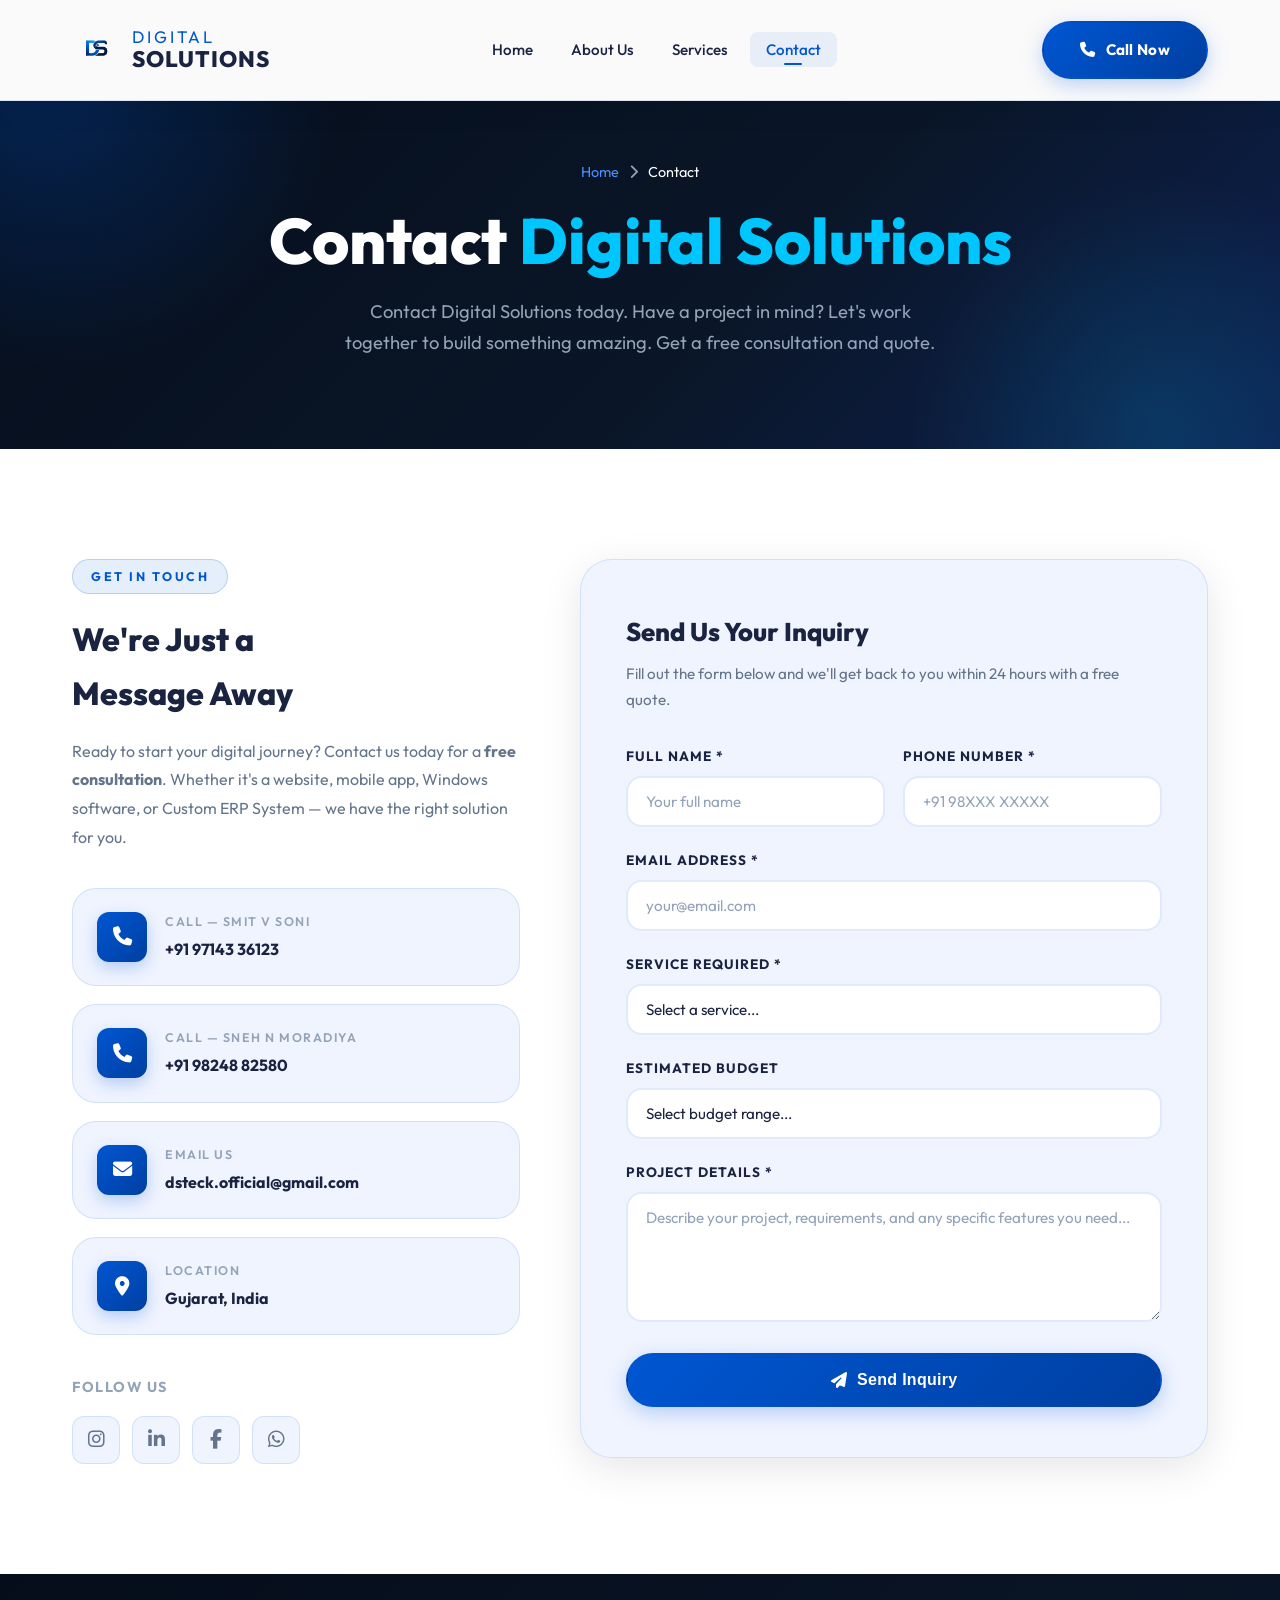
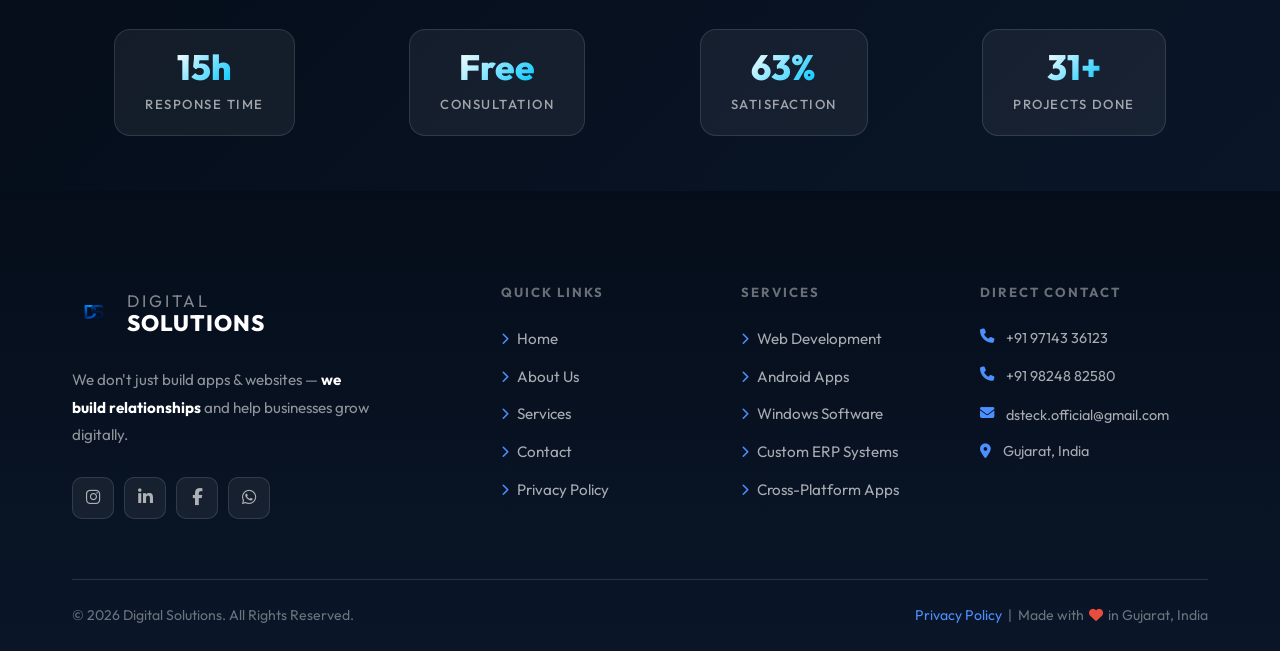
<file: contact.html>
<!DOCTYPE html>
<html lang="en">
<head>
    <meta charset="UTF-8">
    <meta name="viewport" content="width=device-width, initial-scale=1.0">
    <meta name="theme-color" content="#0056D2">

    <!-- ✅ SEO: Contact Page Meta Tags -->
    <title>Contact Us | Digital Solutions</title>
    <meta name="description" content="Contact Digital Solutions in Gujarat for web & app development. Call +91 97143 36123 or fill our form for a free quote. Quick response guaranteed!">
    <meta name="keywords" content="contact Digital Solutions, web development quote Gujarat, free quote app development, hire developer Gujarat, digital agency contact India">
    <meta name="robots" content="index, follow">
    <meta name="author" content="Digital Solutions">
    <link rel="canonical" href="https://smitsoni1.github.io/digitalsolution/contact.html">

    <!-- ✅ Open Graph -->
    <meta property="og:type"        content="website">
    <meta property="og:title"       content="Contact Digital Solutions | Get a Free Quote">
    <meta property="og:description" content="Reach out to Digital Solutions for a free consultation on your digital project.">
    <meta property="og:image"       content="https://smitsoni1.github.io/digitalsolution/logo-web.webp">
    <meta property="og:url"         content="https://smitsoni1.github.io/digitalsolution/contact.html">

    <!-- ✅ Resource Hints & Preloads -->
    <link rel="preconnect" href="https://fonts.googleapis.com">
    <link rel="preconnect" href="https://fonts.gstatic.com" crossorigin>
    <link rel="preconnect" href="https://cdnjs.cloudflare.com">
    <link rel="preload" href="style.css?v=1.0.3" as="style">

    <!-- ✅ Favicons -->
    <link rel="icon" type="image/webp" sizes="32x32" href="logo-web.webp">
    <link rel="icon" type="image/webp" sizes="16x16" href="logo-web.webp">
    <link rel="apple-touch-icon" href="logo-web.webp">

    <!-- ✅ Stylesheets & Fonts -->
    <link href="https://fonts.googleapis.com/css2?family=Outfit:wght@300;400;500;600;700;800&display=swap" rel="stylesheet">
    <link rel="stylesheet" href="style.css?v=1.0.3">
    <link rel="stylesheet" href="https://cdnjs.cloudflare.com/ajax/libs/font-awesome/6.4.0/css/all.min.css">

    <!-- ✅ JSON-LD -->
    <script type="application/ld+json">
    {
      "@context": "https://schema.org",
      "@type": "LocalBusiness",
      "name": "Digital Solutions",
      "image": "https://smitsoni1.github.io/digitalsolution/logo-web.webp",
      "url": "https://smitsoni1.github.io/digitalsolution/",
      "telephone": ["+919714336123", "+919824882580"],
      "email": ["dsteck.official@gmail.com"],
      "address": { "@type": "PostalAddress", "addressRegion": "Gujarat", "addressCountry": "IN" },
      "contactPoint": [
        { "@type": "ContactPoint", "telephone": "+919714336123", "contactType": "sales", "areaServed": "IN" },
        { "@type": "ContactPoint", "telephone": "+919824882580", "contactType": "sales", "areaServed": "IN" }
      ]
    }
    </script>
</head>
<body>

    <!-- HEADER -->
    <header id="header" class="always-white">
        <div class="container">
            <nav>
                <a href="index.html" class="logo" aria-label="Digital Solutions Home">
                    <img src="logo-web.webp" alt="Digital Solutions Logo" width="72" height="72">
                    <div class="logo-text">
                        <span class="logo-top">Digital</span>
                        <span class="logo-bottom">Solutions</span>
                    </div>
                </a>
                <ul class="nav-links" id="navLinks">
                    <li><a href="index.html"                  id="nav-home">Home</a></li>
                    <li><a href="about.html"                  id="nav-about">About Us</a></li>
                    <li><a href="services.html"               id="nav-services">Services</a></li>
                    <li><a href="contact.html" class="active" id="nav-contact">Contact</a></li>
                </ul>
                <a href="tel:+919714336123" class="btn btn-primary header-cta-btn" id="header-cta">
                    <i class="fas fa-phone"></i> Call Now
                </a>
                <button class="hamburger" id="hamburger" aria-label="Toggle Navigation" aria-expanded="false">
                    <span></span><span></span><span></span>
                </button>
            </nav>
        </div>
    </header>

    <main>

        <!-- PAGE HERO -->
        <section class="page-hero" aria-label="Contact Page Hero">
            <div class="container">
                <nav class="breadcrumb" aria-label="Breadcrumb">
                    <a href="index.html">Home</a>
                    <span><i class="fas fa-chevron-right"></i></span>
                    <span style="color:#fff;">Contact</span>
                </nav>
                <h1>Contact <span>Digital Solutions</span></h1>
                <p>Contact Digital Solutions today. Have a project in mind? Let's work together to build something amazing. Get a free consultation and quote.</p>
            </div>
        </section>

        <!-- CONTACT SECTION -->
        <section class="contact-section section-padding" aria-label="Contact Information and Form">
            <div class="container">
                <div class="contact-grid">

                    <!-- LEFT: Contact Info -->
                    <div class="contact-info fade-up">
                        <span class="section-tag">Get In Touch</span>
                        <h2>We're Just a <br>Message Away</h2>
                        <p>
                            Ready to start your digital journey? Contact us today for a <strong>free consultation</strong>. Whether it's a website, mobile app, Windows software, or Custom ERP System — we have the right solution for you.
                        </p>

                        <div class="contact-cards">
                            <!-- Phone 1 -->
                            <a href="tel:+919714336123" class="contact-card" id="call-btn-1" aria-label="Call Smit Soni">
                                <div class="contact-card-icon"><i class="fas fa-phone" aria-hidden="true"></i></div>
                                <div class="contact-card-text">
                                    <div class="lbl">Call — Smit V Soni</div>
                                    <div class="val">+91 97143 36123</div>
                                </div>
                            </a>

                            <!-- Phone 2 -->
                            <a href="tel:+919824882580" class="contact-card" id="call-btn-2" aria-label="Call Sneh Moradiya">
                                <div class="contact-card-icon"><i class="fas fa-phone" aria-hidden="true"></i></div>
                                <div class="contact-card-text">
                                    <div class="lbl">Call — Sneh N Moradiya</div>
                                    <div class="val">+91 98248 82580</div>
                                </div>
                            </a>

                            <a href="mailto:dsteck.official@gmail.com" class="contact-card" id="email-btn-1" aria-label="Email Digital Solutions">
                                <div class="contact-card-icon"><i class="fas fa-envelope" aria-hidden="true"></i></div>
                                <div class="contact-card-text">
                                    <div class="lbl">Email Us</div>
                                    <div class="val">dsteck.official@gmail.com</div>
                                </div>
                            </a>

                            <!-- Location -->
                            <div class="contact-card" style="cursor:default;">
                                <div class="contact-card-icon"><i class="fas fa-map-marker-alt" aria-hidden="true"></i></div>
                                <div class="contact-card-text">
                                    <div class="lbl">Location</div>
                                    <div class="val">Gujarat, India</div>
                                </div>
                            </div>
                        </div>

                        <!-- Social Media -->
                        <div class="contact-social">
                            <h3>Follow Us</h3>
                            <div class="social-row">
                                <a href="https://www.instagram.com/digitalsolutions.official/?hl=en" class="social-btn" aria-label="Instagram" target="_blank" rel="noopener"><i class="fab fa-instagram"></i></a>
                                <a href="https://www.linkedin.com/in/smitpatdiya" class="social-btn" aria-label="LinkedIn" target="_blank" rel="noopener"><i class="fab fa-linkedin-in"></i></a>
                                <a href="#" class="social-btn" aria-label="Facebook"><i class="fab fa-facebook-f"></i></a>
                                <a href="https://wa.me/919714336123" class="social-btn" aria-label="WhatsApp" target="_blank" rel="noopener">
                                    <i class="fab fa-whatsapp"></i>
                                </a>
                            </div>
                        </div>
                    </div>

                    <!-- RIGHT: Contact Form -->
                    <div class="contact-form-wrap fade-up">
                        <h3>Send Us Your Inquiry</h3>
                        <p>Fill out the form below and we'll get back to you within 24 hours with a free quote.</p>

                        <form id="contactForm" novalidate aria-label="Contact Inquiry Form">
                            <div class="form-row">
                                <div class="form-group">
                                    <label for="full-name">Full Name *</label>
                                    <input type="text" id="full-name" name="fullName" placeholder="Your full name" required autocomplete="name">
                                </div>
                                <div class="form-group">
                                    <label for="phone">Phone Number *</label>
                                    <input type="tel" id="phone" name="phone" placeholder="+91 98XXX XXXXX" required autocomplete="tel">
                                </div>
                            </div>

                            <div class="form-group">
                                <label for="email">Email Address *</label>
                                <input type="email" id="email" name="email" placeholder="your@email.com" required autocomplete="email">
                            </div>

                            <div class="form-group">
                                <label for="service">Service Required *</label>
                                <select id="service" name="service" required>
                                    <option value="" disabled selected>Select a service...</option>
                                    <option value="web">Website Development</option>
                                    <option value="android">Android App Development</option>
                                    <option value="windows">Windows Software</option>
                                    <option value="erp">Custom ERP System</option>
                                    <option value="cross">Cross-Platform App Development</option>
                                    <option value="other">Other / Not Sure</option>
                                </select>
                            </div>

                            <div class="form-group">
                                <label for="budget">Estimated Budget</label>
                                <select id="budget" name="budget">
                                    <option value="" disabled selected>Select budget range...</option>
                                    <option value="10k-25k">₹10,000 – ₹25,000</option>
                                    <option value="25k-50k">₹25,000 – ₹50,000</option>
                                    <option value="50k-1l">₹50,000 – ₹1,00,000</option>
                                    <option value="1l+">₹1,00,000+</option>
                                    <option value="discuss">Let's Discuss</option>
                                </select>
                            </div>

                            <div class="form-group">
                                <label for="message">Project Details *</label>
                                <textarea id="message" name="message" placeholder="Describe your project, requirements, and any specific features you need..." required rows="5"></textarea>
                            </div>

                            <button type="submit" class="btn btn-primary form-submit" id="submit-inquiry-btn">
                                <i class="fas fa-paper-plane"></i> Send Inquiry
                            </button>
                        </form>

                        <!-- Success Message (shown after submit) -->
                        <div class="form-success" id="formSuccess" role="alert">
                            <i class="fas fa-check-circle"></i>
                            Thank you! Your inquiry has been received. We'll contact you within 24 hours with a free quote. 🚀
                        </div>
                    </div>

                </div>
            </div>
        </section>

        <!-- WHY CHOOSE US MINI SECTION -->
        <section class="stats-bar" aria-label="Why Choose Digital Solutions">
            <div class="container">
                <div class="stats-container">
                    <div class="stat-item fade-up">
                        <span class="stat-num">24h</span>
                        <span class="stat-label">Response Time</span>
                    </div>
                    <div class="stat-item fade-up">
                        <span class="stat-num">Free</span>
                        <span class="stat-label">Consultation</span>
                    </div>
                    <div class="stat-item fade-up">
                        <span class="stat-num">100%</span>
                        <span class="stat-label">Satisfaction</span>
                    </div>
                    <div class="stat-item fade-up">
                        <span class="stat-num">50+</span>
                        <span class="stat-label">Projects Done</span>
                    </div>
                </div>
            </div>
        </section>

    </main>

    <!-- FOOTER -->
    <footer>
        <div class="container">
            <div class="footer-content">
                <div class="footer-brand">
                    <a href="index.html" class="logo">
                        <img src="logo-web.webp" alt="Digital Solutions Logo" width="65" height="65" loading="lazy">
                        <div class="logo-text">
                            <span class="logo-top" style="color:rgba(255,255,255,0.5)">Digital</span>
                            <span class="logo-bottom" style="color:#fff">Solutions</span>
                        </div>
                    </a>
                    <p>We don't just build apps &amp; websites — <strong style="color:#fff">we build relationships</strong> and help businesses grow digitally.</p>
                    <div class="footer-social-row">
                        <a href="https://www.instagram.com/digitalsolutions.official/?hl=en" class="footer-social-btn" aria-label="Instagram" target="_blank" rel="noopener"><i class="fab fa-instagram"></i></a>
                        <a href="https://www.linkedin.com/in/smitpatdiya" class="footer-social-btn" aria-label="LinkedIn" target="_blank" rel="noopener"><i class="fab fa-linkedin-in"></i></a>
                        <a href="#" class="footer-social-btn" aria-label="Facebook"><i class="fab fa-facebook-f"></i></a>
                        <a href="https://wa.me/919714336123" class="footer-social-btn" aria-label="WhatsApp" target="_blank" rel="noopener"><i class="fab fa-whatsapp"></i></a>
                    </div>
                </div>
                <div class="footer-col">
                    <h3>Quick Links</h3>
                    <div class="footer-links">
                        <a href="index.html"><i class="fas fa-chevron-right"></i> Home</a>
                        <a href="about.html"><i class="fas fa-chevron-right"></i> About Us</a>
                        <a href="services.html"><i class="fas fa-chevron-right"></i> Services</a>
                        <a href="contact.html"><i class="fas fa-chevron-right"></i> Contact</a>
                        <a href="privacy.html"><i class="fas fa-chevron-right"></i> Privacy Policy</a>
                    </div>
                </div>
                <div class="footer-col">
                    <h3>Services</h3>
                    <div class="footer-links">
                        <a href="services.html#web-development"><i class="fas fa-chevron-right"></i> Web Development</a>
                        <a href="services.html#android-development"><i class="fas fa-chevron-right"></i> Android Apps</a>
                        <a href="services.html#windows-software"><i class="fas fa-chevron-right"></i> Windows Software</a>
                        <a href="services.html#custom-erp"><i class="fas fa-chevron-right"></i> Custom ERP Systems</a>
                        <a href="services.html#cross-platform"><i class="fas fa-chevron-right"></i> Cross-Platform Apps</a>
                    </div>
                </div>
                <div class="footer-col">
                    <h3>Direct Contact</h3>
                    <div class="footer-contact-list">
                        <div class="footer-contact-item">
                            <i class="fas fa-phone"></i>
                            <a href="tel:+919714336123" style="color:rgba(255,255,255,0.65)">+91 97143 36123</a>
                        </div>
                        <div class="footer-contact-item">
                            <i class="fas fa-phone"></i>
                            <a href="tel:+919824882580" style="color:rgba(255,255,255,0.65)">+91 98248 82580</a>
                        </div>
                        <div class="footer-contact-item">
                            <i class="fas fa-envelope"></i>
                            <a href="mailto:dsteck.official@gmail.com" style="color:rgba(255,255,255,0.65)">dsteck.official@gmail.com</a>
                        </div>
                        <div class="footer-contact-item">
                            <i class="fas fa-map-marker-alt"></i>
                            <span>Gujarat, India</span>
                        </div>
                    </div>
                </div>
            </div>
            <div class="footer-bottom">
                <p>&copy; 2026 Digital Solutions. All Rights Reserved.</p>
                <p><a href="privacy.html">Privacy Policy</a> &nbsp;|&nbsp; Made with <i class="fas fa-heart" style="color:#e74c3c;margin:0 2px;"></i> in Gujarat, India</p>
            </div>
        </div>
    </footer>

    <button class="scroll-top" id="scrollTop" aria-label="Scroll to top"><i class="fas fa-arrow-up"></i></button>
    <script src="script.js?v=1.0.1"></script>
</body>
</html>
</file>
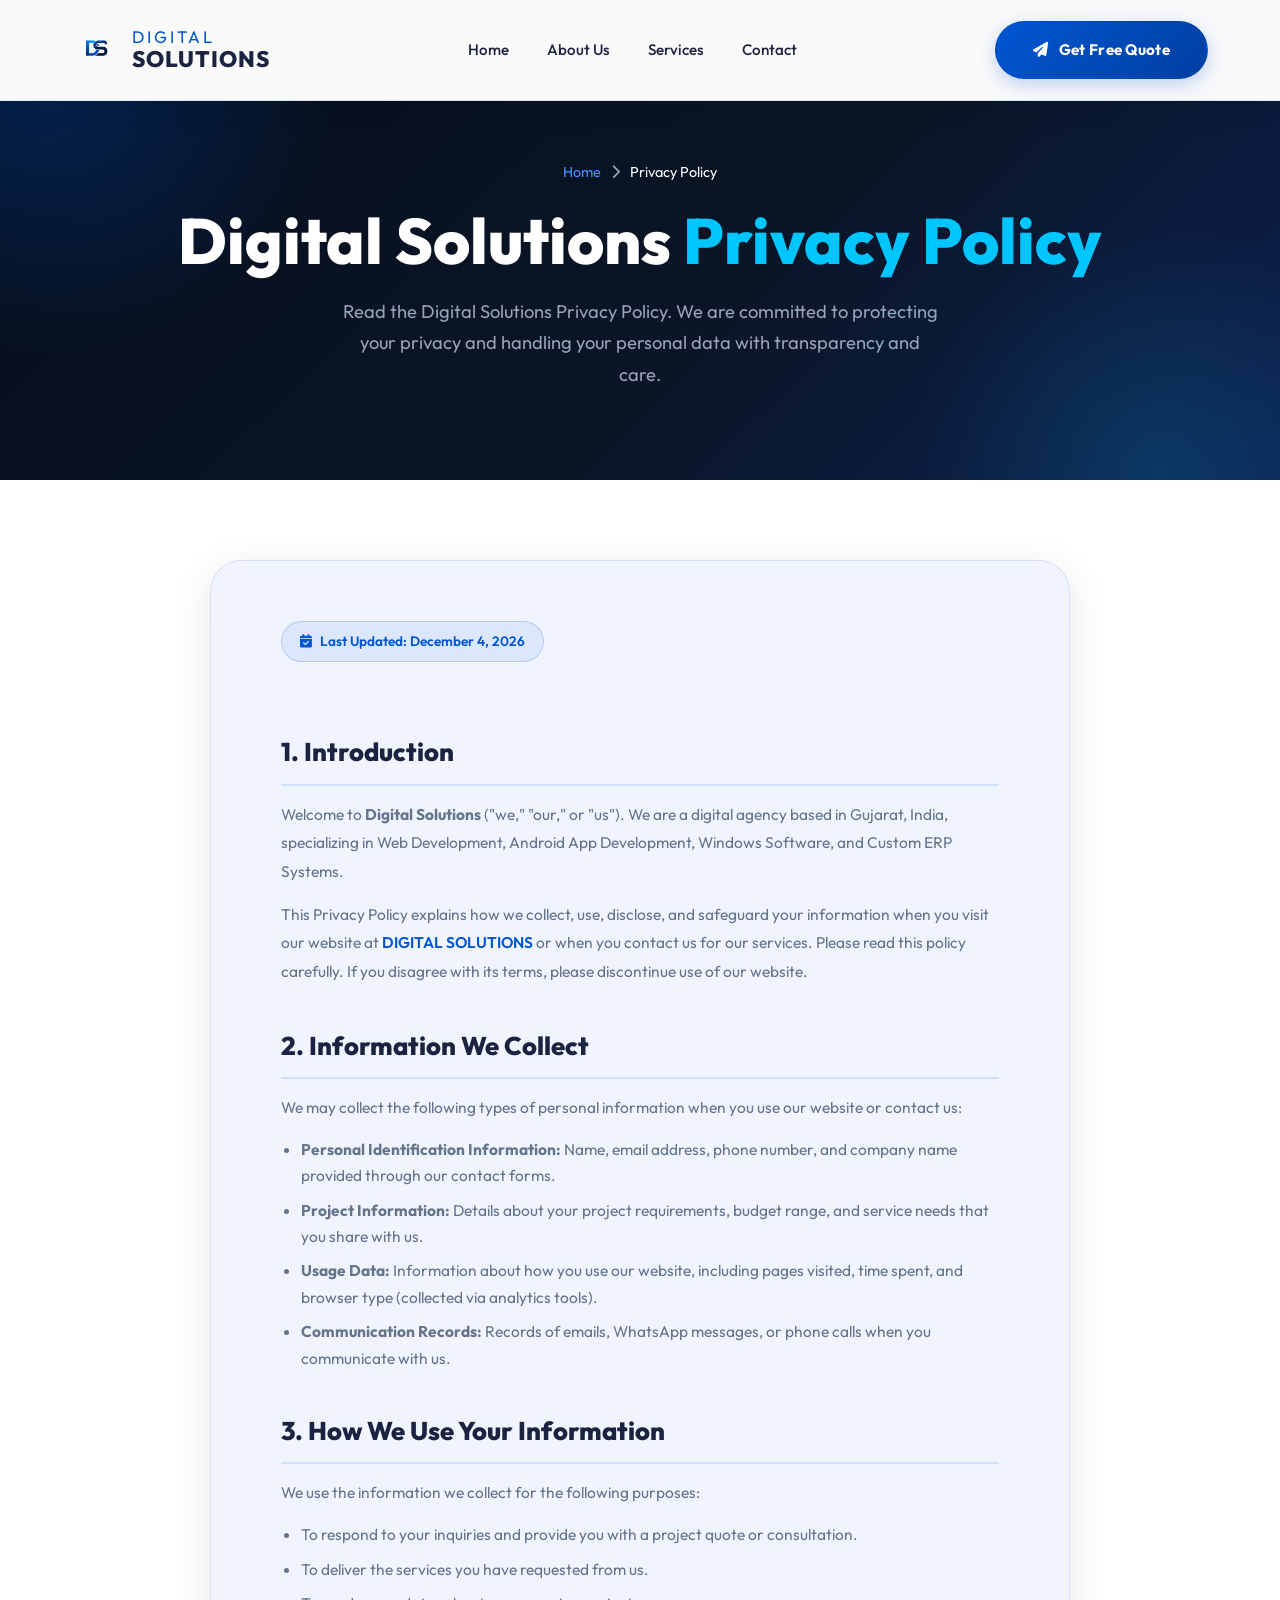
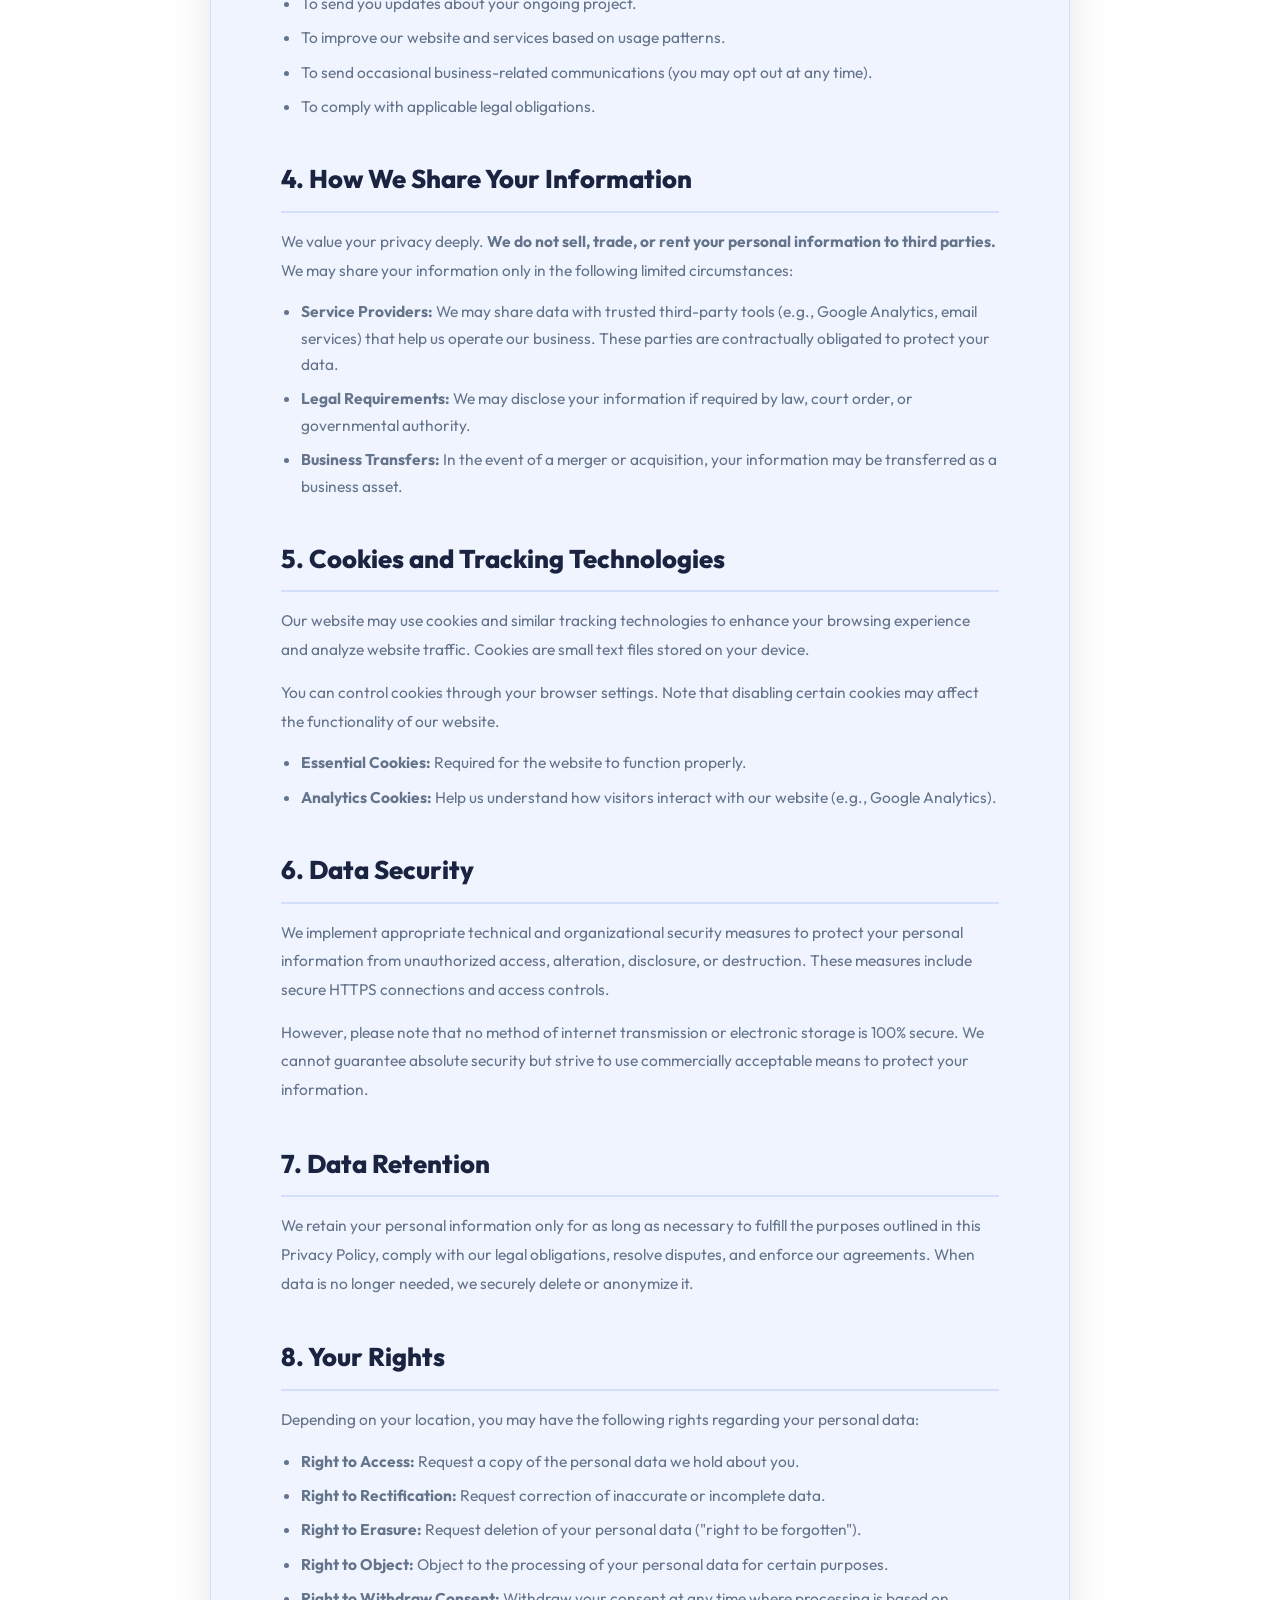
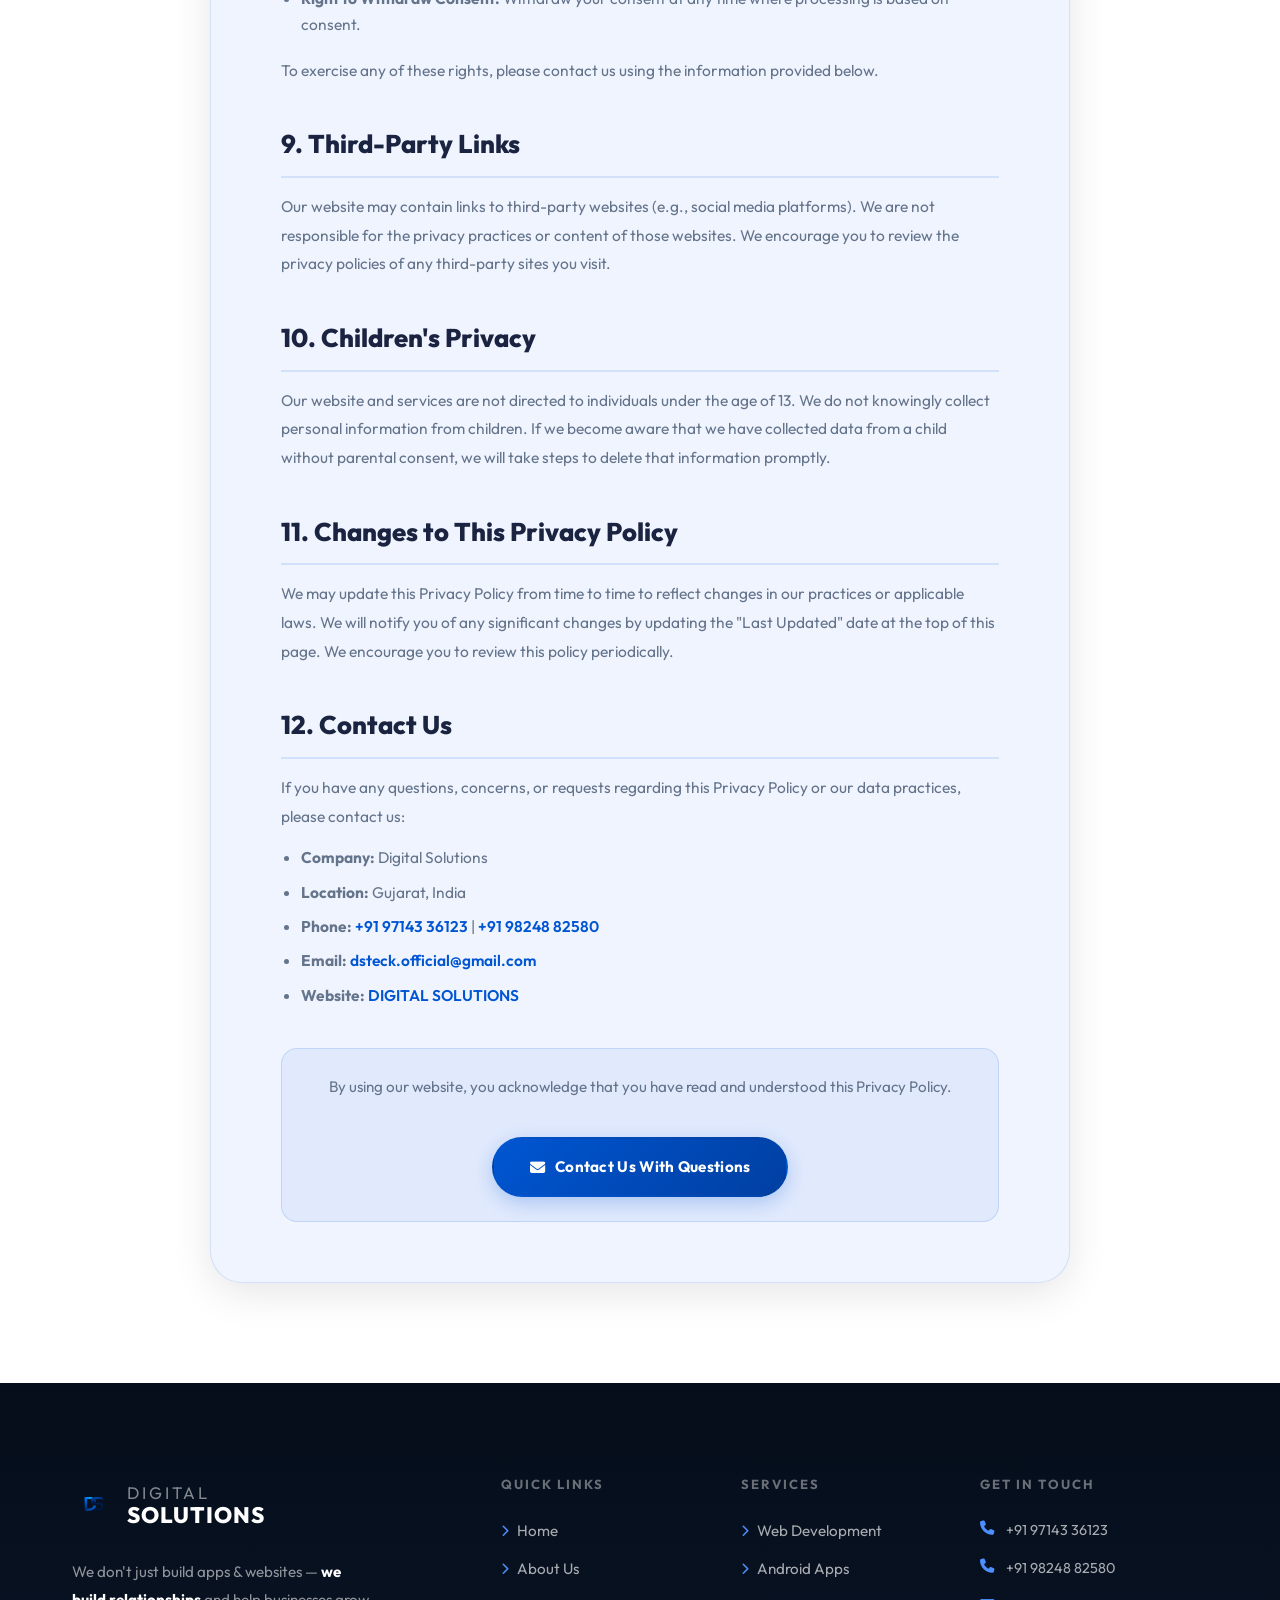
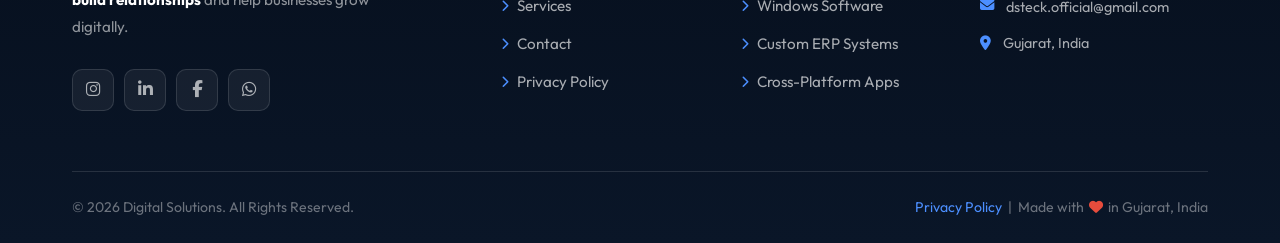
<file: privacy.html>
<!DOCTYPE html>
<html lang="en">
<head>
    <meta charset="UTF-8">
    <meta name="viewport" content="width=device-width, initial-scale=1.0">
    <meta name="theme-color" content="#0056D2">

    <!-- ✅ SEO: Privacy Page Meta Tags -->
    <title>Privacy Policy | Digital Solutions</title>
    <meta name="description" content="Read the Privacy Policy of Digital Solutions. Learn how we collect, protect, and handle your personal data when using our website and services.">
    <meta name="robots" content="index, follow">
    <meta name="author" content="Digital Solutions">
    <link rel="canonical" href="https://smitsoni1.github.io/digitalsolution/privacy.html">

    <!-- ✅ Open Graph -->
    <meta property="og:type"        content="website">
    <meta property="og:title"       content="Privacy Policy | Digital Solutions">
    <meta property="og:description" content="Privacy Policy for Digital Solutions — your data is safe with us.">
    <meta property="og:image"       content="https://smitsoni1.github.io/digitalsolution/logo-web.webp">
    <meta property="og:url"         content="https://smitsoni1.github.io/digitalsolution/privacy.html">

    <!-- ✅ Resource Hints & Preloads -->
    <link rel="preconnect" href="https://fonts.googleapis.com">
    <link rel="preconnect" href="https://fonts.gstatic.com" crossorigin>
    <link rel="preconnect" href="https://cdnjs.cloudflare.com">
    <link rel="preload" href="style.css?v=1.0.3" as="style">

    <!-- ✅ Favicons -->
    <link rel="icon" type="image/webp" sizes="32x32" href="logo-web.webp">
    <link rel="icon" type="image/webp" sizes="16x16" href="logo-web.webp">
    <link rel="apple-touch-icon" href="logo-web.webp">

    <!-- ✅ Stylesheets & Fonts -->
    <link href="https://fonts.googleapis.com/css2?family=Outfit:wght@300;400;500;600;700;800&display=swap" rel="stylesheet">
    <link rel="stylesheet" href="style.css?v=1.0.3">
    <link rel="stylesheet" href="https://cdnjs.cloudflare.com/ajax/libs/font-awesome/6.4.0/css/all.min.css">

    <!-- ✅ JSON-LD -->
    <script type="application/ld+json">
    {
      "@context": "https://schema.org",
      "@type": "LocalBusiness",
      "name": "Digital Solutions",
      "url": "https://smitsoni1.github.io/digitalsolution/",
      "telephone": ["+919714336123", "+919824882580"]
    }
    </script>
</head>
<body>

    <!-- HEADER -->
    <header id="header" class="always-white">
        <div class="container">
            <nav>
                <a href="index.html" class="logo" aria-label="Digital Solutions Home">
                    <img src="logo-web.webp" alt="Digital Solutions Logo" width="72" height="72">
                    <div class="logo-text">
                        <span class="logo-top">Digital</span>
                        <span class="logo-bottom">Solutions</span>
                    </div>
                </a>
                <ul class="nav-links" id="navLinks">
                    <li><a href="index.html"    id="nav-home">Home</a></li>
                    <li><a href="about.html"    id="nav-about">About Us</a></li>
                    <li><a href="services.html" id="nav-services">Services</a></li>
                    <li><a href="contact.html"  id="nav-contact">Contact</a></li>
                </ul>
                <a href="contact.html" class="btn btn-primary header-cta-btn" id="header-cta">
                    <i class="fas fa-paper-plane"></i> Get Free Quote
                </a>
                <button class="hamburger" id="hamburger" aria-label="Toggle Navigation" aria-expanded="false">
                    <span></span><span></span><span></span>
                </button>
            </nav>
        </div>
    </header>

    <main>

        <!-- PAGE HERO -->
        <section class="page-hero" aria-label="Privacy Policy Hero">
            <div class="container">
                <nav class="breadcrumb" aria-label="Breadcrumb">
                    <a href="index.html">Home</a>
                    <span><i class="fas fa-chevron-right"></i></span>
                    <span style="color:#fff;">Privacy Policy</span>
                </nav>
                <h1>Digital Solutions <span>Privacy Policy</span></h1>
                <p>Read the Digital Solutions Privacy Policy. We are committed to protecting your privacy and handling your personal data with transparency and care.</p>
            </div>
        </section>

        <!-- PRIVACY CONTENT -->
        <section class="privacy-content" aria-label="Privacy Policy Content">
            <div class="container">
                <div class="privacy-wrap">

                    <div class="privacy-last-updated" id="last-updated-date">
                        <i class="fas fa-calendar-check"></i>
                        Last Updated: June 12, 2026
                    </div>

                    <h2>1. Introduction</h2>
                    <p>
                        Welcome to <strong>Digital Solutions</strong> ("we," "our," or "us"). We are a digital agency based in Gujarat, India, specializing in Web Development, Android App Development, Windows Software, and Custom ERP Systems.
                    </p>
                    <p>
                        This Privacy Policy explains how we collect, use, disclose, and safeguard your information when you visit our website at <a href="https://smitsoni1.github.io/digitalsolution/">DIGITAL SOLUTIONS</a> or when you contact us for our services. Please read this policy carefully. If you disagree with its terms, please discontinue use of our website.
                    </p>

                    <h2>2. Information We Collect</h2>
                    <p>We may collect the following types of personal information when you use our website or contact us:</p>
                    <ul>
                        <li><strong>Personal Identification Information:</strong> Name, email address, phone number, and company name provided through our contact forms.</li>
                        <li><strong>Project Information:</strong> Details about your project requirements, budget range, and service needs that you share with us.</li>
                        <li><strong>Usage Data:</strong> Information about how you use our website, including pages visited, time spent, and browser type (collected via analytics tools).</li>
                        <li><strong>Communication Records:</strong> Records of emails, WhatsApp messages, or phone calls when you communicate with us.</li>
                    </ul>

                    <h2>3. How We Use Your Information</h2>
                    <p>We use the information we collect for the following purposes:</p>
                    <ul>
                        <li>To respond to your inquiries and provide you with a project quote or consultation.</li>
                        <li>To deliver the services you have requested from us.</li>
                        <li>To send you updates about your ongoing project.</li>
                        <li>To improve our website and services based on usage patterns.</li>
                        <li>To send occasional business-related communications (you may opt out at any time).</li>
                        <li>To comply with applicable legal obligations.</li>
                    </ul>

                    <h2>4. How We Share Your Information</h2>
                    <p>
                        We value your privacy deeply. <strong>We do not sell, trade, or rent your personal information to third parties.</strong> We may share your information only in the following limited circumstances:
                    </p>
                    <ul>
                        <li><strong>Service Providers:</strong> We may share data with trusted third-party tools (e.g., Google Analytics, email services) that help us operate our business. These parties are contractually obligated to protect your data.</li>
                        <li><strong>Legal Requirements:</strong> We may disclose your information if required by law, court order, or governmental authority.</li>
                        <li><strong>Business Transfers:</strong> In the event of a merger or acquisition, your information may be transferred as a business asset.</li>
                    </ul>

                    <h2>5. Cookies and Tracking Technologies</h2>
                    <p>
                        Our website may use cookies and similar tracking technologies to enhance your browsing experience and analyze website traffic. Cookies are small text files stored on your device.
                    </p>
                    <p>
                        You can control cookies through your browser settings. Note that disabling certain cookies may affect the functionality of our website.
                    </p>
                    <ul>
                        <li><strong>Essential Cookies:</strong> Required for the website to function properly.</li>
                        <li><strong>Analytics Cookies:</strong> Help us understand how visitors interact with our website (e.g., Google Analytics).</li>
                    </ul>

                    <h2>6. Data Security</h2>
                    <p>
                        We implement appropriate technical and organizational security measures to protect your personal information from unauthorized access, alteration, disclosure, or destruction. These measures include secure HTTPS connections and access controls.
                    </p>
                    <p>
                        However, please note that no method of internet transmission or electronic storage is 100% secure. We cannot guarantee absolute security but strive to use commercially acceptable means to protect your information.
                    </p>

                    <h2>7. Data Retention</h2>
                    <p>
                        We retain your personal information only for as long as necessary to fulfill the purposes outlined in this Privacy Policy, comply with our legal obligations, resolve disputes, and enforce our agreements. When data is no longer needed, we securely delete or anonymize it.
                    </p>

                    <h2>8. Your Rights</h2>
                    <p>Depending on your location, you may have the following rights regarding your personal data:</p>
                    <ul>
                        <li><strong>Right to Access:</strong> Request a copy of the personal data we hold about you.</li>
                        <li><strong>Right to Rectification:</strong> Request correction of inaccurate or incomplete data.</li>
                        <li><strong>Right to Erasure:</strong> Request deletion of your personal data ("right to be forgotten").</li>
                        <li><strong>Right to Object:</strong> Object to the processing of your personal data for certain purposes.</li>
                        <li><strong>Right to Withdraw Consent:</strong> Withdraw your consent at any time where processing is based on consent.</li>
                    </ul>
                    <p>To exercise any of these rights, please contact us using the information provided below.</p>

                    <h2>9. Third-Party Links</h2>
                    <p>
                        Our website may contain links to third-party websites (e.g., social media platforms). We are not responsible for the privacy practices or content of those websites. We encourage you to review the privacy policies of any third-party sites you visit.
                    </p>

                    <h2>10. Children's Privacy</h2>
                    <p>
                        Our website and services are not directed to individuals under the age of 13. We do not knowingly collect personal information from children. If we become aware that we have collected data from a child without parental consent, we will take steps to delete that information promptly.
                    </p>

                    <h2>11. Changes to This Privacy Policy</h2>
                    <p>
                        We may update this Privacy Policy from time to time to reflect changes in our practices or applicable laws. We will notify you of any significant changes by updating the "Last Updated" date at the top of this page. We encourage you to review this policy periodically.
                    </p>

                    <h2>12. Contact Us</h2>
                    <p>If you have any questions, concerns, or requests regarding this Privacy Policy or our data practices, please contact us:</p>
                    <ul>
                        <li><strong>Company:</strong> Digital Solutions</li>
                        <li><strong>Location:</strong> Gujarat, India</li>
                        <li><strong>Phone:</strong> <a href="tel:+919714336123">+91 97143 36123</a> | <a href="tel:+919824882580">+91 98248 82580</a></li>
                        <li><strong>Email:</strong> <a href="mailto:dsteck.official@gmail.com">dsteck.official@gmail.com</a></li>
                        <li><strong>Website:</strong> <a href="https://smitsoni1.github.io/digitalsolution/">DIGITAL SOLUTIONS</a></li>
                    </ul>

                    <div style="margin-top:40px; padding:24px; background:rgba(0,86,210,0.06); border-radius:16px; border:1px solid rgba(0,86,210,0.15); text-align:center;">
                        <p style="margin:0; color:var(--text-light); font-size:0.95rem;">
                            By using our website, you acknowledge that you have read and understood this Privacy Policy.
                            <br><br>
                            <a href="contact.html" class="btn btn-primary" id="privacy-contact-btn" style="display:inline-flex; margin-top:8px;">
                                <i class="fas fa-envelope"></i> Contact Us With Questions
                            </a>
                        </p>
                    </div>

                </div>
            </div>
        </section>

    </main>

    <!-- FOOTER -->
    <footer>
        <div class="container">
            <div class="footer-content">
                <div class="footer-brand">
                    <a href="index.html" class="logo">
                        <img src="logo-web.webp" alt="Digital Solutions Logo" width="65" height="65" loading="lazy">
                        <div class="logo-text">
                            <span class="logo-top" style="color:rgba(255,255,255,0.5)">Digital</span>
                            <span class="logo-bottom" style="color:#fff">Solutions</span>
                        </div>
                    </a>
                    <p>We don't just build apps &amp; websites — <strong style="color:#fff">we build relationships</strong> and help businesses grow digitally.</p>
                    <div class="footer-social-row">
                        <a href="https://www.instagram.com/digitalsolutions.official/?hl=en" class="footer-social-btn" aria-label="Instagram" target="_blank" rel="noopener"><i class="fab fa-instagram"></i></a>
                        <a href="https://www.linkedin.com/in/smitpatdiya" class="footer-social-btn" aria-label="LinkedIn" target="_blank" rel="noopener"><i class="fab fa-linkedin-in"></i></a>
                        <a href="#" class="footer-social-btn" aria-label="Facebook"><i class="fab fa-facebook-f"></i></a>
                        <a href="https://wa.me/919714336123" class="footer-social-btn" aria-label="WhatsApp" target="_blank" rel="noopener"><i class="fab fa-whatsapp"></i></a>
                    </div>
                </div>
                <div class="footer-col">
                    <h3>Quick Links</h3>
                    <div class="footer-links">
                        <a href="index.html"><i class="fas fa-chevron-right"></i> Home</a>
                        <a href="about.html"><i class="fas fa-chevron-right"></i> About Us</a>
                        <a href="services.html"><i class="fas fa-chevron-right"></i> Services</a>
                        <a href="contact.html"><i class="fas fa-chevron-right"></i> Contact</a>
                        <a href="privacy.html"><i class="fas fa-chevron-right"></i> Privacy Policy</a>
                    </div>
                </div>
                <div class="footer-col">
                    <h3>Services</h3>
                    <div class="footer-links">
                        <a href="services.html#web-development"><i class="fas fa-chevron-right"></i> Web Development</a>
                        <a href="services.html#android-development"><i class="fas fa-chevron-right"></i> Android Apps</a>
                        <a href="services.html#windows-software"><i class="fas fa-chevron-right"></i> Windows Software</a>
                        <a href="services.html#custom-erp"><i class="fas fa-chevron-right"></i> Custom ERP Systems</a>
                        <a href="services.html#cross-platform"><i class="fas fa-chevron-right"></i> Cross-Platform Apps</a>
                    </div>
                </div>
                <div class="footer-col">
                    <h3>Get In Touch</h3>
                    <div class="footer-contact-list">
                        <div class="footer-contact-item">
                            <i class="fas fa-phone"></i>
                            <a href="tel:+919714336123" style="color:rgba(255,255,255,0.65)">+91 97143 36123</a>
                        </div>
                        <div class="footer-contact-item">
                            <i class="fas fa-phone"></i>
                            <a href="tel:+919824882580" style="color:rgba(255,255,255,0.65)">+91 98248 82580</a>
                        </div>
                        <div class="footer-contact-item">
                            <i class="fas fa-envelope"></i>
                            <a href="mailto:dsteck.official@gmail.com" style="color:rgba(255,255,255,0.65)">dsteck.official@gmail.com</a>
                        </div>
                        <div class="footer-contact-item">
                            <i class="fas fa-map-marker-alt"></i>
                            <span>Gujarat, India</span>
                        </div>
                    </div>
                </div>
            </div>
            <div class="footer-bottom">
                <p>&copy; 2026 Digital Solutions. All Rights Reserved.</p>
                <p><a href="privacy.html">Privacy Policy</a> &nbsp;|&nbsp; Made with <i class="fas fa-heart" style="color:#e74c3c;margin:0 2px;"></i> in Gujarat, India</p>
            </div>
        </div>
    </footer>

    <button class="scroll-top" id="scrollTop" aria-label="Scroll to top"><i class="fas fa-arrow-up"></i></button>
    <script src="script.js?v=1.0.1"></script>
</body>
</html>
</file>
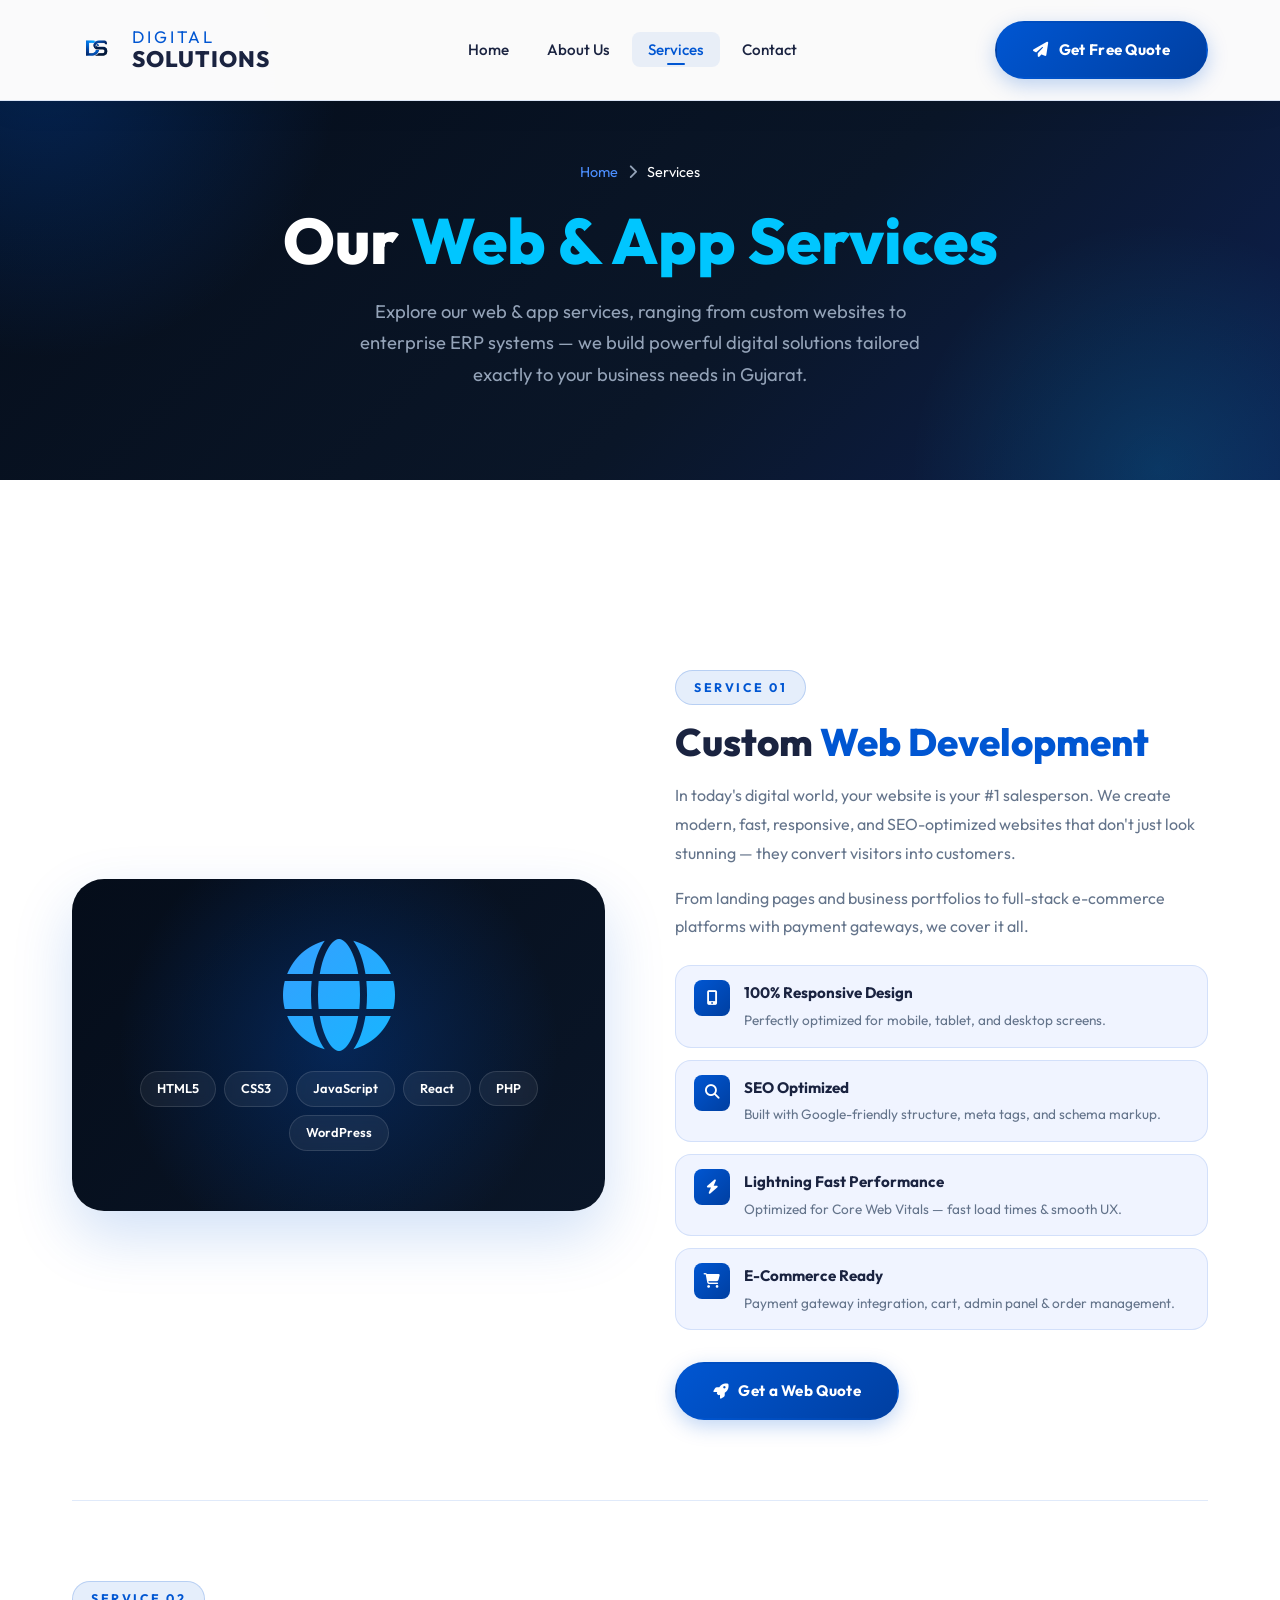
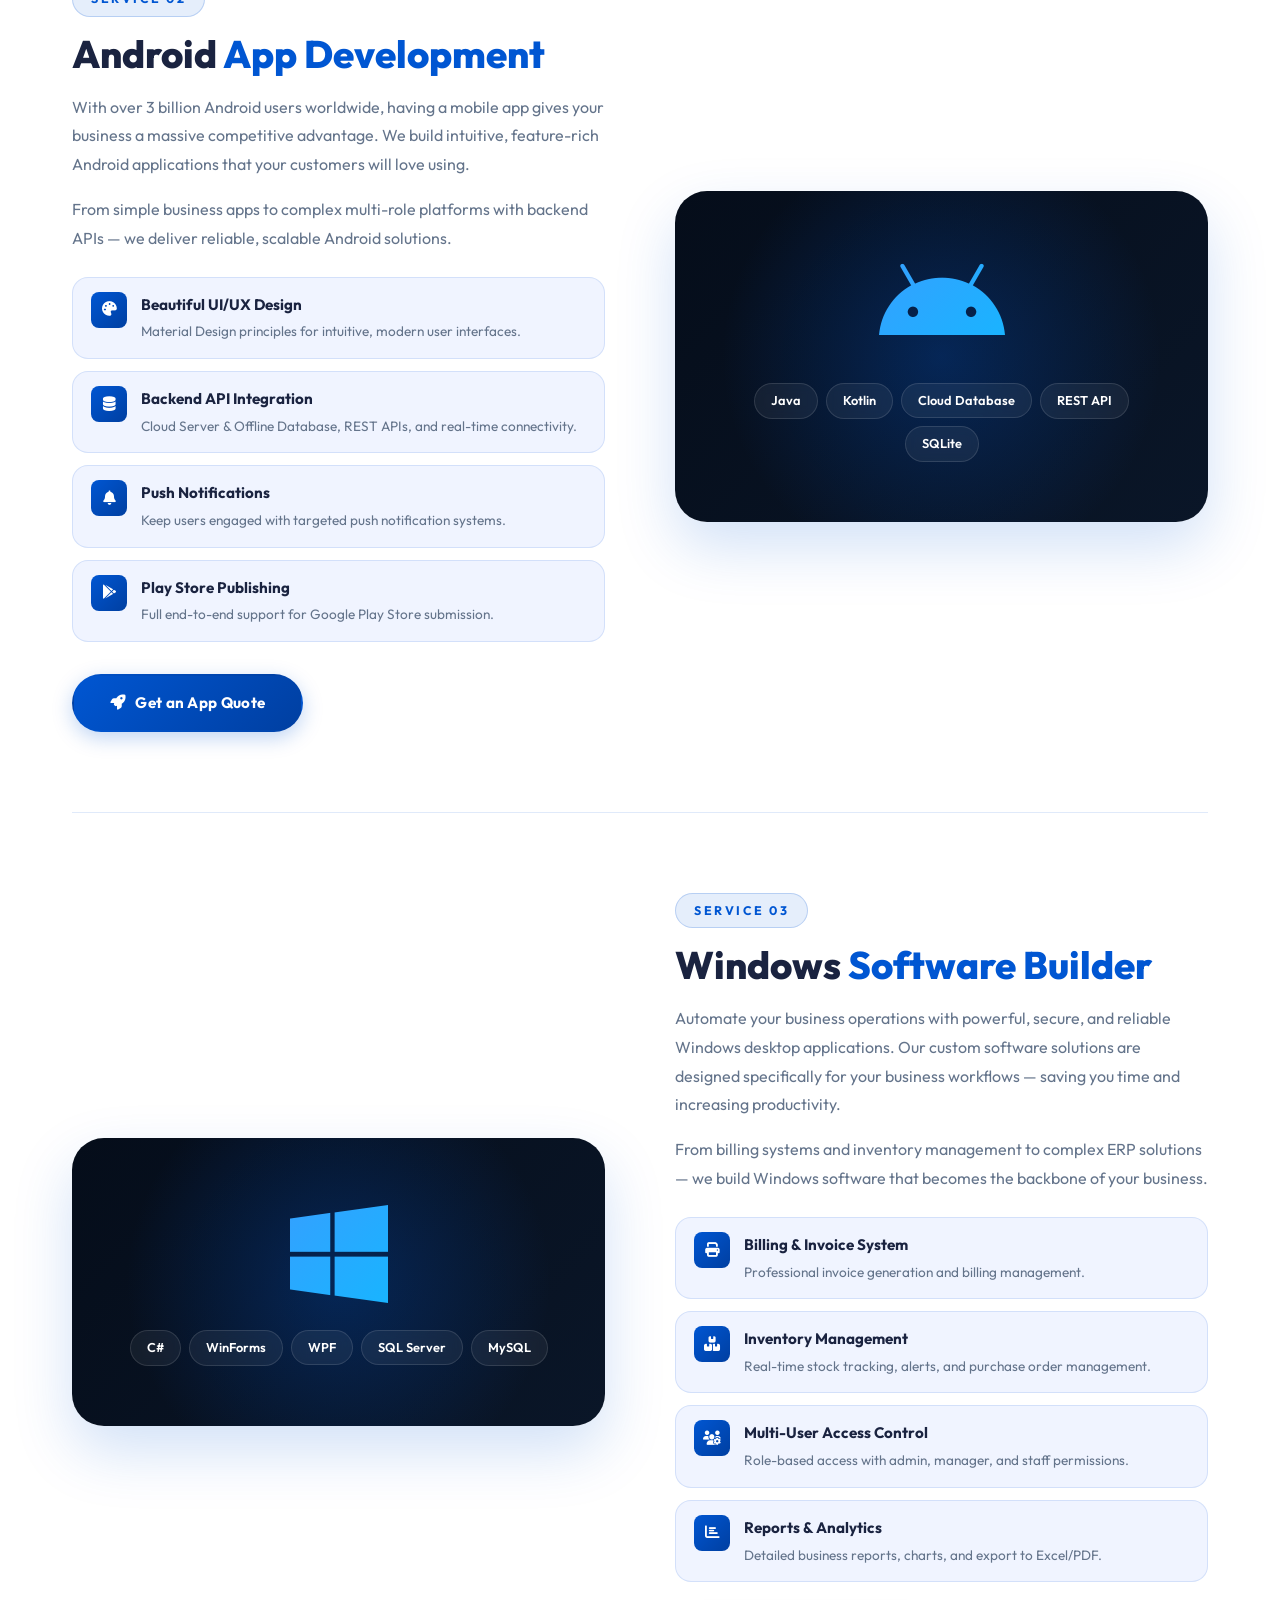
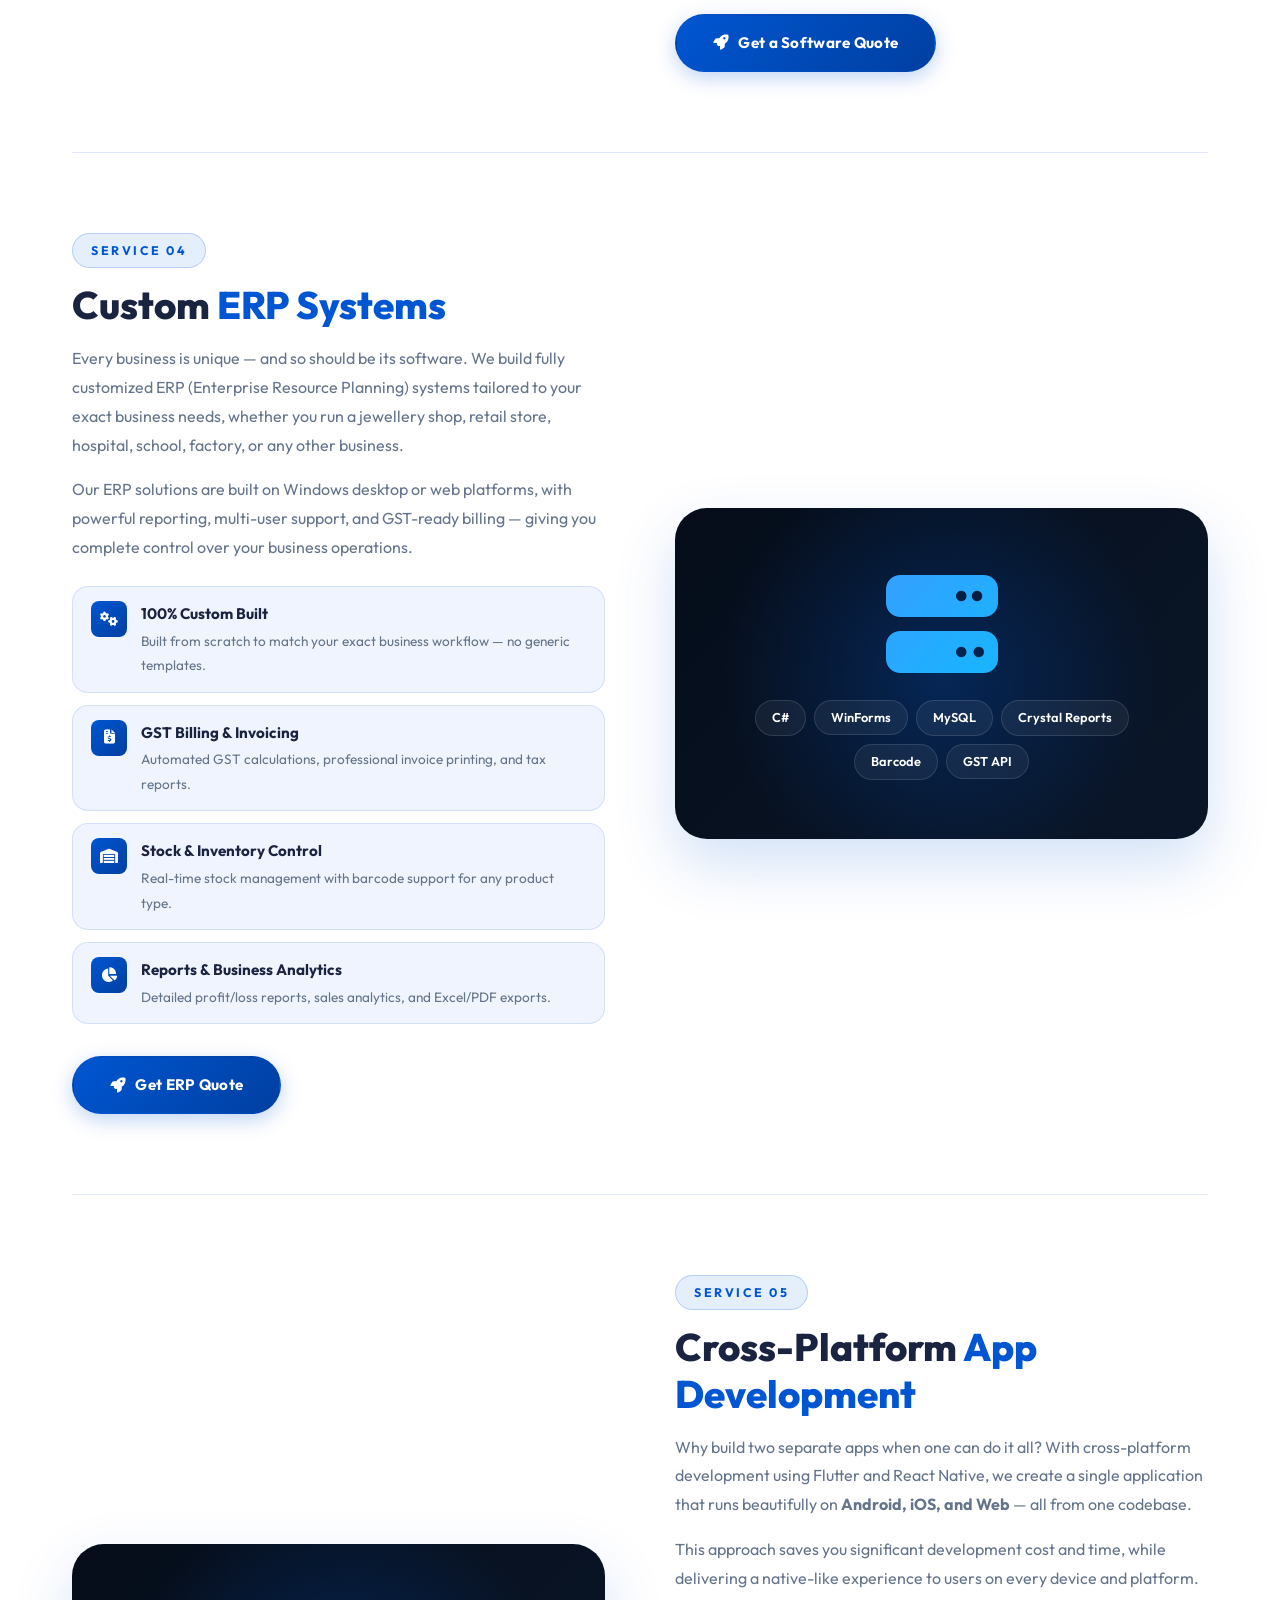
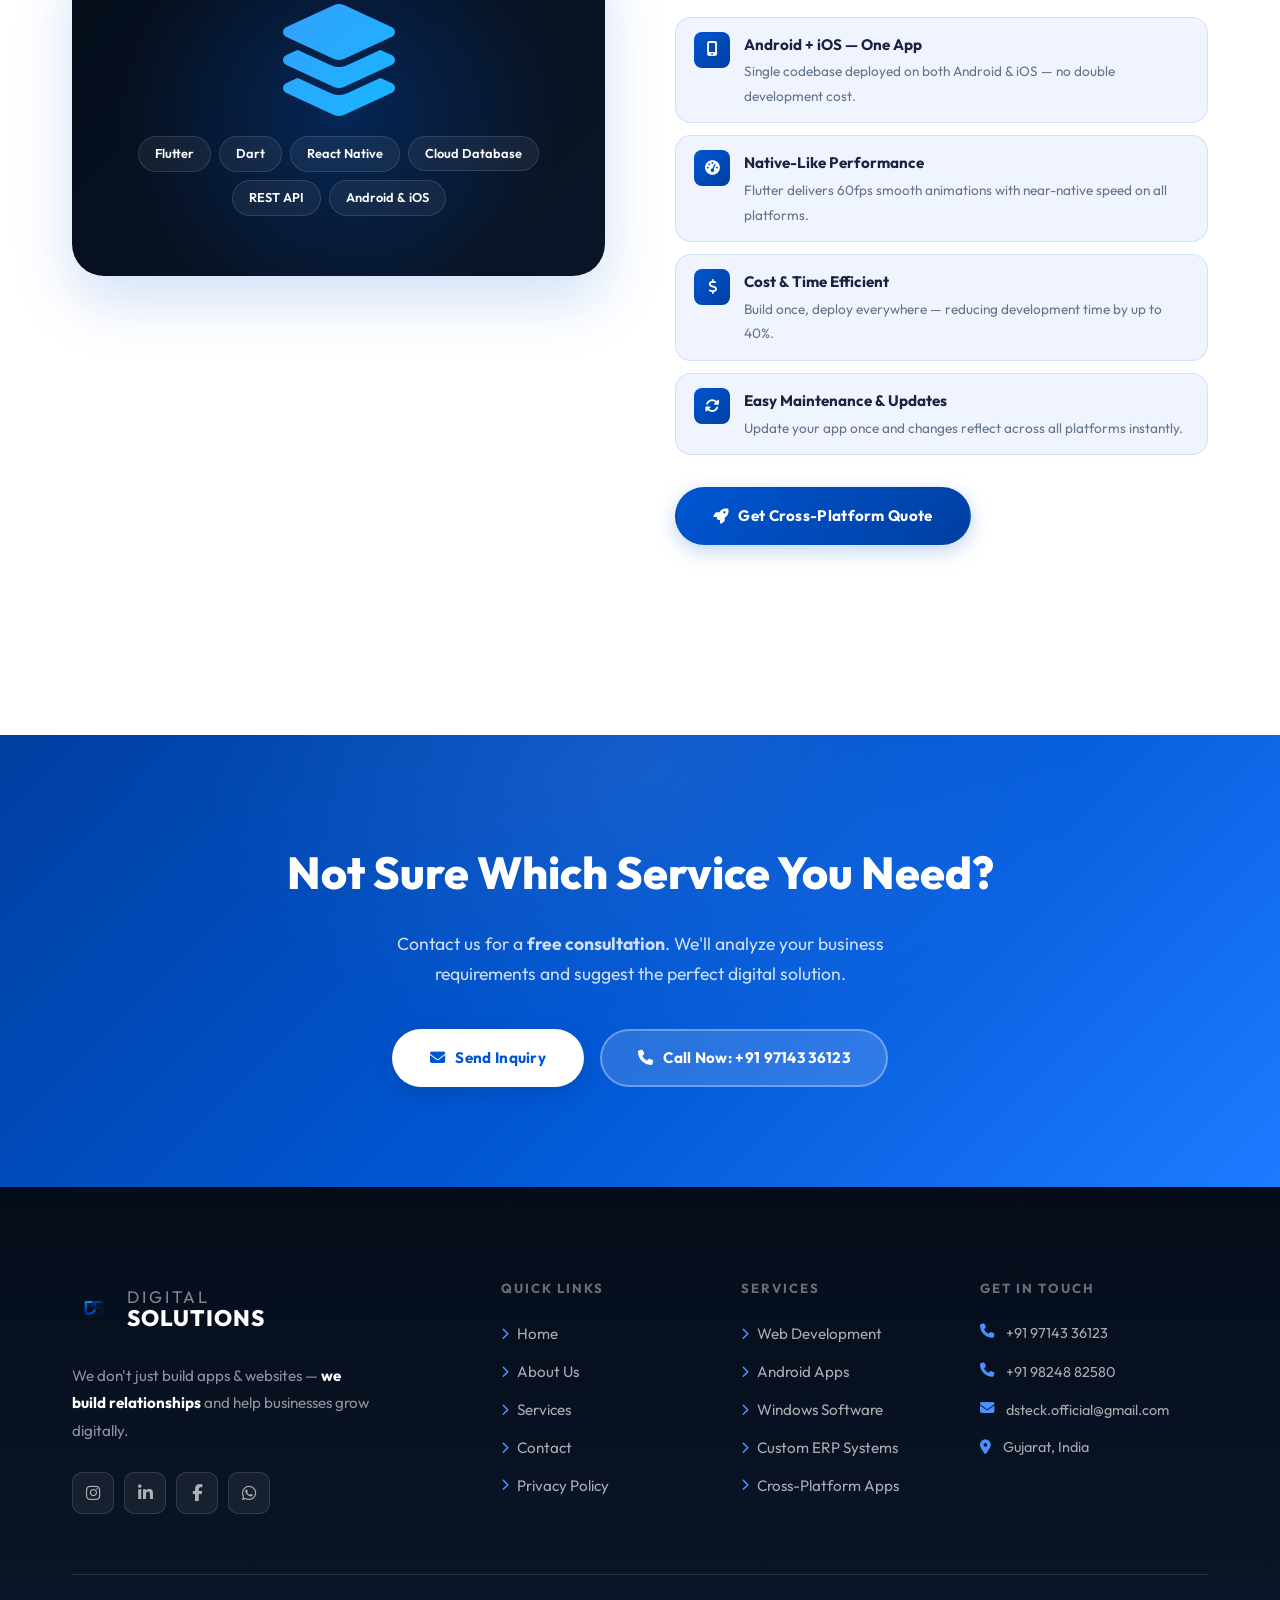
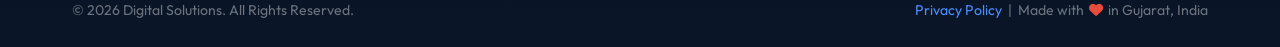
<file: services.html>
<!DOCTYPE html>
<html lang="en">
<head>
    <meta charset="UTF-8">
    <meta name="viewport" content="width=device-width, initial-scale=1.0">
    <meta name="theme-color" content="#0056D2">

    <!-- ✅ SEO: Services Page Meta Tags -->
    <title>Our Services | Digital Solutions</title>
    <meta name="description" content="Top-tier digital services in Gujarat: Web development, Android apps, ERP systems, and custom software. Contact us today for a free project quote.">
    <meta name="keywords" content="web development services Gujarat, Android app development Gujarat, Windows software development, Custom ERP software Gujarat, custom software solutions India, responsive website development">
    <meta name="robots" content="index, follow">
    <meta name="author" content="Digital Solutions">
    <link rel="canonical" href="https://smitsoni1.github.io/digitalsolution/services.html">

    <!-- ✅ Open Graph -->
    <meta property="og:type"        content="website">
    <meta property="og:title"       content="Services | Web, Android, Windows & ERP Development - Digital Solutions">
    <meta property="og:description" content="Custom digital solutions for every business — Web, Android, Windows Software, and Custom ERP Systems in Gujarat.">
    <meta property="og:image"       content="https://smitsoni1.github.io/digitalsolution/logo-web.webp">
    <meta property="og:url"         content="https://smitsoni1.github.io/digitalsolution/services.html">

    <!-- ✅ Resource Hints & Preloads -->
    <link rel="preconnect" href="https://fonts.googleapis.com">
    <link rel="preconnect" href="https://fonts.gstatic.com" crossorigin>
    <link rel="preconnect" href="https://cdnjs.cloudflare.com">
    <link rel="preload" href="style.css?v=1.0.3" as="style">

    <!-- ✅ Favicons -->
    <link rel="icon" type="image/webp" sizes="32x32" href="logo-web.webp">
    <link rel="icon" type="image/webp" sizes="16x16" href="logo-web.webp">
    <link rel="apple-touch-icon" href="logo-web.webp">

    <!-- ✅ Stylesheets & Fonts -->
    <link href="https://fonts.googleapis.com/css2?family=Outfit:wght@300;400;500;600;700;800&display=swap" rel="stylesheet">
    <link rel="stylesheet" href="style.css?v=1.0.3">
    <link rel="stylesheet" href="https://cdnjs.cloudflare.com/ajax/libs/font-awesome/6.4.0/css/all.min.css">

    <!-- ✅ JSON-LD -->
    <script type="application/ld+json">
    {
      "@context": "https://schema.org",
      "@type": "LocalBusiness",
      "name": "Digital Solutions",
      "image": "https://smitsoni1.github.io/digitalsolution/logo-web.webp",
      "url": "https://smitsoni1.github.io/digitalsolution/",
      "telephone": ["+919714336123", "+919824882580"],
      "address": { "@type": "PostalAddress", "addressRegion": "Gujarat", "addressCountry": "IN" },
      "hasOfferCatalog": {
        "@type": "OfferCatalog",
        "name": "Digital Services",
        "itemListElement": [
          { "@type": "Offer", "itemOffered": { "@type": "Service", "name": "Custom Web Development" } },
          { "@type": "Offer", "itemOffered": { "@type": "Service", "name": "Android App Development" } },
          { "@type": "Offer", "itemOffered": { "@type": "Service", "name": "Windows Software Development" } },
          { "@type": "Offer", "itemOffered": { "@type": "Service", "name": "Custom ERP Systems" } },
          { "@type": "Offer", "itemOffered": { "@type": "Service", "name": "Cross-Platform Application Development" } }
        ]
      }
    }
    </script>
</head>
<body>

    <!-- HEADER -->
    <header id="header" class="always-white">
        <div class="container">
            <nav>
                <a href="index.html" class="logo" aria-label="Digital Solutions Home">
                    <img src="logo-web.webp" alt="Digital Solutions Logo" width="72" height="72">
                    <div class="logo-text">
                        <span class="logo-top">Digital</span>
                        <span class="logo-bottom">Solutions</span>
                    </div>
                </a>
                <ul class="nav-links" id="navLinks">
                    <li><a href="index.html"                  id="nav-home">Home</a></li>
                    <li><a href="about.html"                  id="nav-about">About Us</a></li>
                    <li><a href="services.html" class="active" id="nav-services">Services</a></li>
                    <li><a href="contact.html"                id="nav-contact">Contact</a></li>
                </ul>
                <a href="contact.html" class="btn btn-primary header-cta-btn" id="header-cta">
                    <i class="fas fa-paper-plane"></i> Get Free Quote
                </a>
                <button class="hamburger" id="hamburger" aria-label="Toggle Navigation" aria-expanded="false">
                    <span></span><span></span><span></span>
                </button>
            </nav>
        </div>
    </header>

    <main>

        <!-- PAGE HERO -->
        <section class="page-hero" aria-label="Services Page Hero">
            <div class="container">
                <nav class="breadcrumb" aria-label="Breadcrumb">
                    <a href="index.html">Home</a>
                    <span><i class="fas fa-chevron-right"></i></span>
                    <span style="color:#fff;">Services</span>
                </nav>
                <h1>Our <span>Web &amp; App Services</span></h1>
                <p>Explore our web &amp; app services, ranging from custom websites to enterprise ERP systems — we build powerful digital solutions tailored exactly to your business needs in Gujarat.</p>
            </div>
        </section>

        <!-- SERVICES DETAIL SECTION -->
        <section class="services-detail section-padding" aria-label="Detailed Services">
            <div class="container">

                <!-- ✅ Service 1: Web Development -->
                <article class="service-detail-card" id="web-development">
                    <div class="service-visual">
                        <i class="fas fa-globe big-icon" aria-hidden="true"></i>
                        <div class="tech-pills">
                            <span class="tech-pill">HTML5</span>
                            <span class="tech-pill">CSS3</span>
                            <span class="tech-pill">JavaScript</span>
                            <span class="tech-pill">React</span>
                            <span class="tech-pill">PHP</span>
                            <span class="tech-pill">WordPress</span>
                        </div>
                    </div>
                    <div class="service-info">
                        <span class="section-tag">Service 01</span>
                        <h2>Custom <span>Web Development</span></h2>
                        <p>
                            In today's digital world, your website is your #1 salesperson. We create modern, fast, responsive, and SEO-optimized websites that don't just look stunning — they convert visitors into customers.
                        </p>
                        <p>
                            From landing pages and business portfolios to full-stack e-commerce platforms with payment gateways, we cover it all.
                        </p>
                        <div class="service-features">
                            <div class="service-feature-item">
                                <div class="feat-icon"><i class="fas fa-mobile-alt"></i></div>
                                <div class="feat-text">
                                    <h3>100% Responsive Design</h3>
                                    <p>Perfectly optimized for mobile, tablet, and desktop screens.</p>
                                </div>
                            </div>
                            <div class="service-feature-item">
                                <div class="feat-icon"><i class="fas fa-search"></i></div>
                                <div class="feat-text">
                                    <h3>SEO Optimized</h3>
                                    <p>Built with Google-friendly structure, meta tags, and schema markup.</p>
                                </div>
                            </div>
                            <div class="service-feature-item">
                                <div class="feat-icon"><i class="fas fa-bolt"></i></div>
                                <div class="feat-text">
                                    <h3>Lightning Fast Performance</h3>
                                    <p>Optimized for Core Web Vitals — fast load times &amp; smooth UX.</p>
                                </div>
                            </div>
                            <div class="service-feature-item">
                                <div class="feat-icon"><i class="fas fa-shopping-cart"></i></div>
                                <div class="feat-text">
                                    <h3>E-Commerce Ready</h3>
                                    <p>Payment gateway integration, cart, admin panel &amp; order management.</p>
                                </div>
                            </div>
                        </div>
                        <a href="contact.html" class="btn btn-primary" id="web-quote-btn">
                            <i class="fas fa-rocket"></i> Get a Web Quote
                        </a>
                    </div>
                </article>

                <!-- ✅ Service 2: Android App Development -->
                <article class="service-detail-card reverse" id="android-development">
                    <div class="service-visual">
                        <i class="fab fa-android big-icon" aria-hidden="true"></i>
                        <div class="tech-pills">
                            <span class="tech-pill">Java</span>
                            <span class="tech-pill">Kotlin</span>
                            <span class="tech-pill">Cloud Database</span>
                            <span class="tech-pill">REST API</span>
                            <span class="tech-pill">SQLite</span>
                        </div>
                    </div>
                    <div class="service-info">
                        <span class="section-tag">Service 02</span>
                        <h2>Android <span>App Development</span></h2>
                        <p>
                            With over 3 billion Android users worldwide, having a mobile app gives your business a massive competitive advantage. We build intuitive, feature-rich Android applications that your customers will love using.
                        </p>
                        <p>
                            From simple business apps to complex multi-role platforms with backend APIs — we deliver reliable, scalable Android solutions.
                        </p>
                        <div class="service-features">
                            <div class="service-feature-item">
                                <div class="feat-icon"><i class="fas fa-palette"></i></div>
                                <div class="feat-text">
                                    <h3>Beautiful UI/UX Design</h3>
                                    <p>Material Design principles for intuitive, modern user interfaces.</p>
                                </div>
                            </div>
                            <div class="service-feature-item">
                                <div class="feat-icon"><i class="fas fa-database"></i></div>
                                <div class="feat-text">
                                    <h3>Backend API Integration</h3>
                                    <p>Cloud Server &amp; Offline Database, REST APIs, and real-time connectivity.</p>
                                </div>
                            </div>
                            <div class="service-feature-item">
                                <div class="feat-icon"><i class="fas fa-bell"></i></div>
                                <div class="feat-text">
                                    <h3>Push Notifications</h3>
                                    <p>Keep users engaged with targeted push notification systems.</p>
                                </div>
                            </div>
                            <div class="service-feature-item">
                                <div class="feat-icon"><i class="fab fa-google-play"></i></div>
                                <div class="feat-text">
                                    <h3>Play Store Publishing</h3>
                                    <p>Full end-to-end support for Google Play Store submission.</p>
                                </div>
                            </div>
                        </div>
                        <a href="contact.html" class="btn btn-primary" id="android-quote-btn">
                            <i class="fas fa-rocket"></i> Get an App Quote
                        </a>
                    </div>
                </article>

                <!-- ✅ Service 3: Windows Software -->
                <article class="service-detail-card" id="windows-software">
                    <div class="service-visual">
                        <i class="fab fa-windows big-icon" aria-hidden="true"></i>
                        <div class="tech-pills">
                            <span class="tech-pill">C#</span>
                            <span class="tech-pill">WinForms</span>
                            <span class="tech-pill">WPF</span>
                            <span class="tech-pill">SQL Server</span>
                            <span class="tech-pill">MySQL</span>
                        </div>
                    </div>
                    <div class="service-info">
                        <span class="section-tag">Service 03</span>
                        <h2>Windows <span>Software Builder</span></h2>
                        <p>
                            Automate your business operations with powerful, secure, and reliable Windows desktop applications. Our custom software solutions are designed specifically for your business workflows — saving you time and increasing productivity.
                        </p>
                        <p>
                            From billing systems and inventory management to complex ERP solutions — we build Windows software that becomes the backbone of your business.
                        </p>
                        <div class="service-features">
                            <div class="service-feature-item">
                                <div class="feat-icon"><i class="fas fa-print"></i></div>
                                <div class="feat-text">
                                    <h3>Billing &amp; Invoice System</h3>
                                    <p>Professional invoice generation and billing management.</p>
                                </div>
                            </div>
                            <div class="service-feature-item">
                                <div class="feat-icon"><i class="fas fa-boxes"></i></div>
                                <div class="feat-text">
                                    <h3>Inventory Management</h3>
                                    <p>Real-time stock tracking, alerts, and purchase order management.</p>
                                </div>
                            </div>
                            <div class="service-feature-item">
                                <div class="feat-icon"><i class="fas fa-users-cog"></i></div>
                                <div class="feat-text">
                                    <h3>Multi-User Access Control</h3>
                                    <p>Role-based access with admin, manager, and staff permissions.</p>
                                </div>
                            </div>
                            <div class="service-feature-item">
                                <div class="feat-icon"><i class="fas fa-chart-bar"></i></div>
                                <div class="feat-text">
                                    <h3>Reports &amp; Analytics</h3>
                                    <p>Detailed business reports, charts, and export to Excel/PDF.</p>
                                </div>
                            </div>
                        </div>
                        <a href="contact.html" class="btn btn-primary" id="windows-quote-btn">
                            <i class="fas fa-rocket"></i> Get a Software Quote
                        </a>
                    </div>
                </article>

                <!-- ✅ Service 4: Custom ERP Systems -->
                <article class="service-detail-card reverse" id="custom-erp">
                    <div class="service-visual">
                        <i class="fas fa-server big-icon" aria-hidden="true"></i>
                        <div class="tech-pills">
                            <span class="tech-pill">C#</span>
                            <span class="tech-pill">WinForms</span>
                            <span class="tech-pill">MySQL</span>
                            <span class="tech-pill">Crystal Reports</span>
                            <span class="tech-pill">Barcode</span>
                            <span class="tech-pill">GST API</span>
                        </div>
                    </div>
                    <div class="service-info">
                        <span class="section-tag">Service 04</span>
                        <h2>Custom <span>ERP Systems</span></h2>
                        <p>
                            Every business is unique — and so should be its software. We build fully customized ERP (Enterprise Resource Planning) systems tailored to your exact business needs, whether you run a jewellery shop, retail store, hospital, school, factory, or any other business.
                        </p>
                        <p>
                            Our ERP solutions are built on Windows desktop or web platforms, with powerful reporting, multi-user support, and GST-ready billing — giving you complete control over your business operations.
                        </p>
                        <div class="service-features">
                            <div class="service-feature-item">
                                <div class="feat-icon"><i class="fas fa-cogs"></i></div>
                                <div class="feat-text">
                                    <h3>100% Custom Built</h3>
                                    <p>Built from scratch to match your exact business workflow — no generic templates.</p>
                                </div>
                            </div>
                            <div class="service-feature-item">
                                <div class="feat-icon"><i class="fas fa-file-invoice-dollar"></i></div>
                                <div class="feat-text">
                                    <h3>GST Billing &amp; Invoicing</h3>
                                    <p>Automated GST calculations, professional invoice printing, and tax reports.</p>
                                </div>
                            </div>
                            <div class="service-feature-item">
                                <div class="feat-icon"><i class="fas fa-warehouse"></i></div>
                                <div class="feat-text">
                                    <h3>Stock &amp; Inventory Control</h3>
                                    <p>Real-time stock management with barcode support for any product type.</p>
                                </div>
                            </div>
                            <div class="service-feature-item">
                                <div class="feat-icon"><i class="fas fa-chart-pie"></i></div>
                                <div class="feat-text">
                                    <h3>Reports &amp; Business Analytics</h3>
                                    <p>Detailed profit/loss reports, sales analytics, and Excel/PDF exports.</p>
                                </div>
                            </div>
                        </div>
                        <a href="contact.html" class="btn btn-primary" id="erp-quote-btn">
                            <i class="fas fa-rocket"></i> Get ERP Quote
                        </a>
                    </div>
                </article>

                <!-- ✅ Service 5: Cross-Platform Development -->
                <article class="service-detail-card" id="cross-platform">
                    <div class="service-visual">
                        <i class="fas fa-layer-group big-icon" aria-hidden="true"></i>
                        <div class="tech-pills">
                            <span class="tech-pill">Flutter</span>
                            <span class="tech-pill">Dart</span>
                            <span class="tech-pill">React Native</span>
                            <span class="tech-pill">Cloud Database</span>
                            <span class="tech-pill">REST API</span>
                            <span class="tech-pill">Android &amp; iOS</span>
                        </div>
                    </div>
                    <div class="service-info">
                        <span class="section-tag">Service 05</span>
                        <h2>Cross-Platform <span>App Development</span></h2>
                        <p>
                            Why build two separate apps when one can do it all? With cross-platform development using Flutter and React Native, we create a single application that runs beautifully on <strong>Android, iOS, and Web</strong> — all from one codebase.
                        </p>
                        <p>
                            This approach saves you significant development cost and time, while delivering a native-like experience to users on every device and platform.
                        </p>
                        <div class="service-features">
                            <div class="service-feature-item">
                                <div class="feat-icon"><i class="fas fa-mobile-alt"></i></div>
                                <div class="feat-text">
                                    <h3>Android + iOS — One App</h3>
                                    <p>Single codebase deployed on both Android &amp; iOS — no double development cost.</p>
                                </div>
                            </div>
                            <div class="service-feature-item">
                                <div class="feat-icon"><i class="fas fa-tachometer-alt"></i></div>
                                <div class="feat-text">
                                    <h3>Native-Like Performance</h3>
                                    <p>Flutter delivers 60fps smooth animations with near-native speed on all platforms.</p>
                                </div>
                            </div>
                            <div class="service-feature-item">
                                <div class="feat-icon"><i class="fas fa-dollar-sign"></i></div>
                                <div class="feat-text">
                                    <h3>Cost &amp; Time Efficient</h3>
                                    <p>Build once, deploy everywhere — reducing development time by up to 40%.</p>
                                </div>
                            </div>
                            <div class="service-feature-item">
                                <div class="feat-icon"><i class="fas fa-sync-alt"></i></div>
                                <div class="feat-text">
                                    <h3>Easy Maintenance &amp; Updates</h3>
                                    <p>Update your app once and changes reflect across all platforms instantly.</p>
                                </div>
                            </div>
                        </div>
                        <a href="contact.html" class="btn btn-primary" id="cross-platform-quote-btn">
                            <i class="fas fa-rocket"></i> Get Cross-Platform Quote
                        </a>
                    </div>
                </article>

            </div>
        </section>

        <!-- CTA SECTION -->
        <section class="cta-section" aria-label="Services Call to Action">
            <div class="container">
                <div class="fade-up">
                    <h2>Not Sure Which Service You Need?</h2>
                    <p>Contact us for a <strong>free consultation</strong>. We'll analyze your business requirements and suggest the perfect digital solution.</p>
                    <div style="display:flex; gap:16px; justify-content:center; flex-wrap:wrap;">
                        <a href="contact.html" class="btn btn-white" id="services-contact-btn">
                            <i class="fas fa-envelope"></i> Send Inquiry
                        </a>
                        <a href="tel:+919714336123" class="btn" id="services-call-btn"
                           style="background:rgba(255,255,255,0.15); color:#fff; border:2px solid rgba(255,255,255,0.3);">
                            <i class="fas fa-phone"></i> Call Now: +91 97143 36123
                        </a>
                    </div>
                </div>
            </div>
        </section>

    </main>

    <!-- FOOTER -->
    <footer>
        <div class="container">
            <div class="footer-content">
                <div class="footer-brand">
                    <a href="index.html" class="logo">
                        <img src="logo-web.webp" alt="Digital Solutions Logo" width="65" height="65" loading="lazy">
                        <div class="logo-text">
                            <span class="logo-top" style="color:rgba(255,255,255,0.5)">Digital</span>
                            <span class="logo-bottom" style="color:#fff">Solutions</span>
                        </div>
                    </a>
                    <p>We don't just build apps &amp; websites — <strong style="color:#fff">we build relationships</strong> and help businesses grow digitally.</p>
                    <div class="footer-social-row">
                        <a href="https://www.instagram.com/digitalsolutions.official/?hl=en" class="footer-social-btn" aria-label="Instagram" target="_blank" rel="noopener"><i class="fab fa-instagram"></i></a>
                        <a href="https://www.linkedin.com/in/smitpatdiya" class="footer-social-btn" aria-label="LinkedIn" target="_blank" rel="noopener"><i class="fab fa-linkedin-in"></i></a>
                        <a href="#" class="footer-social-btn" aria-label="Facebook"><i class="fab fa-facebook-f"></i></a>
                        <a href="https://wa.me/919714336123" class="footer-social-btn" aria-label="WhatsApp" target="_blank" rel="noopener"><i class="fab fa-whatsapp"></i></a>
                    </div>
                </div>
                <div class="footer-col">
                    <h3>Quick Links</h3>
                    <div class="footer-links">
                        <a href="index.html"><i class="fas fa-chevron-right"></i> Home</a>
                        <a href="about.html"><i class="fas fa-chevron-right"></i> About Us</a>
                        <a href="services.html"><i class="fas fa-chevron-right"></i> Services</a>
                        <a href="contact.html"><i class="fas fa-chevron-right"></i> Contact</a>
                        <a href="privacy.html"><i class="fas fa-chevron-right"></i> Privacy Policy</a>
                    </div>
                </div>
                <div class="footer-col">
                    <h3>Services</h3>
                    <div class="footer-links">
                        <a href="#web-development"><i class="fas fa-chevron-right"></i> Web Development</a>
                        <a href="#android-development"><i class="fas fa-chevron-right"></i> Android Apps</a>
                        <a href="#windows-software"><i class="fas fa-chevron-right"></i> Windows Software</a>
                        <a href="#custom-erp"><i class="fas fa-chevron-right"></i> Custom ERP Systems</a>
                        <a href="#cross-platform"><i class="fas fa-chevron-right"></i> Cross-Platform Apps</a>
                    </div>
                </div>
                <div class="footer-col">
                    <h3>Get In Touch</h3>
                    <div class="footer-contact-list">
                        <div class="footer-contact-item">
                            <i class="fas fa-phone"></i>
                            <a href="tel:+919714336123" style="color:rgba(255,255,255,0.65)">+91 97143 36123</a>
                        </div>
                        <div class="footer-contact-item">
                            <i class="fas fa-phone"></i>
                            <a href="tel:+919824882580" style="color:rgba(255,255,255,0.65)">+91 98248 82580</a>
                        </div>
                        <div class="footer-contact-item">
                            <i class="fas fa-envelope"></i>
                            <a href="mailto:dsteck.official@gmail.com" style="color:rgba(255,255,255,0.65)">dsteck.official@gmail.com</a>
                        </div>
                        <div class="footer-contact-item">
                            <i class="fas fa-map-marker-alt"></i>
                            <span>Gujarat, India</span>
                        </div>
                    </div>
                </div>
            </div>
            <div class="footer-bottom">
                <p>&copy; 2026 Digital Solutions. All Rights Reserved.</p>
                <p><a href="privacy.html">Privacy Policy</a> &nbsp;|&nbsp; Made with <i class="fas fa-heart" style="color:#e74c3c;margin:0 2px;"></i> in Gujarat, India</p>
            </div>
        </div>
    </footer>

    <button class="scroll-top" id="scrollTop" aria-label="Scroll to top"><i class="fas fa-arrow-up"></i></button>
    <script src="script.js?v=1.0.1"></script>
</body>
</html>
</file>
<file: style.css>
/* ============================================================
   DIGITAL SOLUTIONS - Global Stylesheet
   Modern, Premium, SEO-Optimized Multi-Page Website
   ============================================================ */


/* ============================================================
   CSS CUSTOM PROPERTIES (Design Tokens)
   ============================================================ */
:root {
    --primary:        #0056D2;
    --primary-dark:   #003fa1;
    --primary-light:  #4c8fff;
    --primary-glow:   rgba(0, 86, 210, 0.25);
    --accent:         #00C6FF;
    --bg-dark:        #050d1a;
    --bg-dark2:       #0a1628;
    --bg-light:       #f0f4ff;
    --text-main:      #1a2340;
    --text-light:     #64748b;
    --text-muted:     #94a3b8;
    --white:          #ffffff;
    --card-bg:        #ffffff;
    --border:         rgba(0, 86, 210, 0.12);
    --glass:          rgba(255, 255, 255, 0.06);
    --glass-border:   rgba(255, 255, 255, 0.12);
    --shadow-sm:      0 2px 10px rgba(0, 0, 0, 0.06);
    --shadow:         0 10px 40px rgba(0, 0, 0, 0.10);
    --shadow-lg:      0 25px 60px rgba(0, 86, 210, 0.18);
    --shadow-card:    0 8px 32px rgba(0, 86, 210, 0.10);
    --transition:     all 0.35s cubic-bezier(0.4, 0, 0.2, 1);
    --radius:         16px;
    --radius-lg:      24px;
    --radius-xl:      32px;
}

/* ============================================================
   RESET & BASE
   ============================================================ */
*, *::before, *::after {
    margin: 0;
    padding: 0;
    box-sizing: border-box;
}

html { scroll-behavior: smooth; }

body {
    font-family: 'Outfit', sans-serif;
    background: var(--white);
    color: var(--text-main);
    line-height: 1.7;
    overflow-x: hidden;
    -webkit-font-smoothing: antialiased;
}

img { max-width: 100%; height: auto; display: block; }
a  { text-decoration: none; color: inherit; }
ul { list-style: none; }

/* ============================================================
   UTILITIES
   ============================================================ */
.container {
    max-width: 1200px;
    margin: 0 auto;
    padding: 0 2rem;
}

.section-padding { padding: 110px 0; }

.section-header {
    text-align: center;
    max-width: 680px;
    margin: 0 auto 70px;
}

.section-tag {
    display: inline-block;
    background: rgba(0, 86, 210, 0.1);
    color: var(--primary);
    font-size: 0.78rem;
    font-weight: 700;
    letter-spacing: 2.5px;
    text-transform: uppercase;
    padding: 6px 18px;
    border-radius: 50px;
    margin-bottom: 18px;
    border: 1px solid rgba(0, 86, 210, 0.2);
}

.section-header h2 {
    font-size: clamp(2rem, 4vw, 2.8rem);
    font-weight: 800;
    color: var(--text-main);
    line-height: 1.2;
    margin-bottom: 18px;
}

.section-header h2 span { color: var(--primary); }

.section-header p {
    font-size: 1.1rem;
    color: var(--text-light);
}

/* ============================================================
   BUTTONS
   ============================================================ */
.btn {
    display: inline-flex;
    align-items: center;
    gap: 10px;
    padding: 14px 36px;
    border-radius: 50px;
    font-weight: 700;
    font-size: 0.95rem;
    transition: var(--transition);
    cursor: pointer;
    border: 2px solid transparent;
    white-space: nowrap;
    letter-spacing: 0.3px;
}

.btn-primary {
    background: linear-gradient(135deg, var(--primary), var(--primary-dark));
    color: var(--white);
    box-shadow: 0 6px 20px var(--primary-glow);
}

.btn-primary:hover {
    transform: translateY(-3px);
    box-shadow: 0 12px 30px rgba(0, 86, 210, 0.45);
    background: linear-gradient(135deg, var(--primary-light), var(--primary));
}

.btn-outline {
    background: transparent;
    color: var(--primary);
    border-color: var(--primary);
}

.btn-outline:hover {
    background: var(--primary);
    color: var(--white);
    transform: translateY(-3px);
    box-shadow: 0 8px 24px var(--primary-glow);
}

.btn-white {
    background: var(--white);
    color: var(--primary);
    border-color: transparent;
    box-shadow: 0 6px 20px rgba(0,0,0,0.12);
}

.btn-white:hover {
    transform: translateY(-3px);
    box-shadow: 0 14px 35px rgba(0,0,0,0.18);
}

/* ============================================================
   HEADER & NAVIGATION
   ============================================================ */
header {
    position: fixed;
    top: 0;
    width: 100%;
    z-index: 1000;
    padding: 14px 0;
    transition: var(--transition);
    background: transparent;
}

header.scrolled {
    background: rgba(255, 255, 255, 0.96);
    backdrop-filter: blur(20px);
    -webkit-backdrop-filter: blur(20px);
    padding: 10px 0;
    box-shadow: 0 4px 30px rgba(0, 0, 0, 0.08);
    border-bottom: 1px solid var(--border);
}

/* On pages with white bg, always show filled header */
header.always-white {
    background: rgba(255, 255, 255, 0.98);
    backdrop-filter: blur(20px);
    box-shadow: 0 4px 30px rgba(0, 0, 0, 0.08);
    border-bottom: 1px solid var(--border);
}

/* Home page hero header — white nav links on dark hero bg */
header.hero-header:not(.scrolled) .nav-links li a {
    color: rgba(255, 255, 255, 0.88);
}

header.hero-header:not(.scrolled) .nav-links li a:hover,
header.hero-header:not(.scrolled) .nav-links li a.active {
    color: var(--white);
    background: rgba(255, 255, 255, 0.12);
}

header.hero-header:not(.scrolled) .logo-text .logo-top {
    color: rgba(255, 255, 255, 0.70);
}

header.hero-header:not(.scrolled) .logo-text .logo-bottom {
    color: var(--white);
}

header.hero-header:not(.scrolled) .hamburger span {
    background: var(--white);
}

nav {
    display: flex;
    justify-content: space-between;
    align-items: center;
    gap: 20px;
}

.logo {
    display: flex;
    align-items: center;
    gap: 12px;
    flex-shrink: 0;
}

.logo img {
    height: 72px;
    width: auto;
    object-fit: contain;
}

.logo-text {
    display: flex;
    flex-direction: column;
    line-height: 1.1;
}

.logo-text .logo-top {
    font-size: 1.05rem;
    font-weight: 400;
    color: var(--primary);
    letter-spacing: 3px;
    text-transform: uppercase;
}

.logo-text .logo-bottom {
    font-size: 1.4rem;
    font-weight: 800;
    color: var(--text-main);
    letter-spacing: 1px;
    text-transform: uppercase;
}

.nav-links {
    display: flex;
    align-items: center;
    gap: 6px;
}

.nav-links li a {
    padding: 8px 16px;
    border-radius: 8px;
    font-weight: 500;
    font-size: 0.95rem;
    color: var(--text-main);
    transition: var(--transition);
    position: relative;
}

.nav-links li a:hover,
.nav-links li a.active {
    color: var(--primary);
    background: rgba(0, 86, 210, 0.07);
}

.nav-links li a.active::after {
    content: '';
    position: absolute;
    bottom: 2px;
    left: 50%;
    transform: translateX(-50%);
    width: 18px;
    height: 2.5px;
    border-radius: 2px;
    background: var(--primary);
}

.hamburger {
    display: none;
    flex-direction: column;
    gap: 5px;
    cursor: pointer;
    padding: 6px;
    border-radius: 8px;
    transition: var(--transition);
    background: transparent;
    border: none;
    outline: none;
}

.hamburger:hover { background: rgba(0,86,210,0.08); }

.hamburger span {
    display: block;
    width: 24px;
    height: 2.5px;
    background: var(--primary);
    border-radius: 3px;
    transition: var(--transition);
}

.hamburger.active span:nth-child(1) { transform: translateY(7.5px) rotate(45deg); }
.hamburger.active span:nth-child(2) { opacity: 0; transform: scaleX(0); }
.hamburger.active span:nth-child(3) { transform: translateY(-7.5px) rotate(-45deg); }

.hamburger.active span {
    background: var(--text-main) !important;
}

/* ============================================================
   PAGE HERO BANNER (for inner pages)
   ============================================================ */
.page-hero {
    background: linear-gradient(135deg, var(--bg-dark) 0%, var(--bg-dark2) 60%, #0d2050 100%);
    padding: 160px 0 90px;
    text-align: center;
    position: relative;
    overflow: hidden;
}

.page-hero::before {
    content: '';
    position: absolute;
    top: -50%;
    left: -20%;
    width: 600px;
    height: 600px;
    background: radial-gradient(circle, rgba(0,86,210,0.3) 0%, transparent 70%);
    pointer-events: none;
}

.page-hero::after {
    content: '';
    position: absolute;
    bottom: -50%;
    right: -10%;
    width: 500px;
    height: 500px;
    background: radial-gradient(circle, rgba(0,198,255,0.15) 0%, transparent 70%);
    pointer-events: none;
}

.page-hero .breadcrumb {
    display: flex;
    align-items: center;
    justify-content: center;
    gap: 10px;
    margin-bottom: 20px;
    position: relative;
    z-index: 1;
}

.page-hero .breadcrumb a {
    color: var(--primary-light);
    font-size: 0.9rem;
    transition: var(--transition);
}

.page-hero .breadcrumb a:hover { color: var(--white); }

.page-hero .breadcrumb span {
    color: var(--text-muted);
    font-size: 0.9rem;
}

.page-hero h1 {
    font-size: clamp(2.5rem, 5vw, 4rem);
    font-weight: 800;
    color: var(--white);
    line-height: 1.15;
    margin-bottom: 18px;
    position: relative;
    z-index: 1;
}

.page-hero h1 span { color: var(--accent); }

.page-hero p {
    font-size: 1.15rem;
    color: var(--text-muted);
    max-width: 600px;
    margin: 0 auto;
    position: relative;
    z-index: 1;
}

/* ============================================================
   HOME - HERO SECTION
   ============================================================ */
.hero {
    min-height: 100vh;
    display: flex;
    align-items: center;
    background: linear-gradient(135deg, var(--bg-dark) 0%, var(--bg-dark2) 55%, #0d2050 100%);
    position: relative;
    overflow: hidden;
    padding-top: 100px;
}

.hero::before {
    content: '';
    position: absolute;
    top: -100px;
    left: -100px;
    width: 700px;
    height: 700px;
    background: radial-gradient(circle, rgba(0,86,210,0.35) 0%, transparent 65%);
    pointer-events: none;
    animation: pulseGlow 8s ease-in-out infinite;
}

.hero::after {
    content: '';
    position: absolute;
    bottom: -100px;
    right: -100px;
    width: 600px;
    height: 600px;
    background: radial-gradient(circle, rgba(0,198,255,0.20) 0%, transparent 65%);
    pointer-events: none;
}

@keyframes pulseGlow {
    0%, 100% { opacity: 1; transform: scale(1); }
    50%       { opacity: 0.7; transform: scale(1.1); }
}

.hero-content {
    display: grid;
    grid-template-columns: 1fr 1fr;
    gap: 60px;
    align-items: center;
    position: relative;
    z-index: 2;
}

.hero-badge {
    display: inline-flex;
    align-items: center;
    gap: 8px;
    background: var(--glass);
    border: 1px solid var(--glass-border);
    color: var(--accent);
    font-size: 0.82rem;
    font-weight: 600;
    letter-spacing: 1.5px;
    text-transform: uppercase;
    padding: 8px 20px;
    border-radius: 50px;
    margin-bottom: 24px;
    backdrop-filter: blur(10px);
}

.hero-badge i { font-size: 0.9rem; }

.hero-text h1 {
    font-size: clamp(2.6rem, 5.5vw, 4.2rem);
    font-weight: 800;
    line-height: 1.1;
    color: var(--white);
    margin-bottom: 24px;
}

.hero-text h1 span {
    background: linear-gradient(135deg, var(--accent), var(--primary-light));
    -webkit-background-clip: text;
    -webkit-text-fill-color: transparent;
    background-clip: text;
}

.hero-text p {
    font-size: 1.15rem;
    color: rgba(255,255,255,0.72);
    margin-bottom: 40px;
    max-width: 500px;
    line-height: 1.8;
}

.hero-btns {
    display: flex;
    gap: 16px;
    flex-wrap: wrap;
}

.hero-stats {
    display: flex;
    gap: 30px;
    margin-top: 50px;
    padding-top: 30px;
    border-top: 1px solid var(--glass-border);
}

.hero-stat-item {
    display: flex;
    flex-direction: column;
}

.hero-stat-item .num {
    font-size: 2rem;
    font-weight: 800;
    color: var(--white);
    line-height: 1;
}

.hero-stat-item .lbl {
    font-size: 0.82rem;
    color: rgba(255,255,255,0.55);
    margin-top: 4px;
    text-transform: uppercase;
    letter-spacing: 1px;
}

.hero-image {
    position: relative;
    display: flex;
    align-items: center;
    justify-content: center;
}

.hero-image::before {
    content: '';
    position: absolute;
    inset: -30px;
    background: radial-gradient(circle, rgba(0,86,210,0.25) 0%, transparent 70%);
    border-radius: 50%;
    animation: pulseGlow 6s ease-in-out infinite;
}

.hero-image img {
    width: 100%;
    max-width: 520px;
    filter: drop-shadow(0 30px 60px rgba(0,86,210,0.4));
    animation: float 7s ease-in-out infinite;
    position: relative;
    z-index: 1;
}

@keyframes float {
    0%, 100% { transform: translateY(0px) rotate(0deg); }
    33%       { transform: translateY(-18px) rotate(0.5deg); }
    66%       { transform: translateY(-8px) rotate(-0.5deg); }
}

/* ============================================================
   SERVICES SECTION (Home Preview)
   ============================================================ */
.services { background: var(--white); }

.services-grid {
    display: grid;
    grid-template-columns: repeat(auto-fit, minmax(265px, 1fr));
    gap: 28px;
}

.service-card {
    padding: 40px 35px;
    border-radius: var(--radius-lg);
    background: var(--bg-light);
    border: 1.5px solid var(--border);
    transition: var(--transition);
    text-align: center;
    position: relative;
    overflow: hidden;
}

.service-card::before {
    content: '';
    position: absolute;
    top: 0;
    left: 0;
    right: 0;
    height: 3px;
    background: linear-gradient(90deg, var(--primary), var(--accent));
    transform: scaleX(0);
    transition: var(--transition);
}

.service-card:hover { 
    background: var(--white);
    transform: translateY(-12px);
    box-shadow: var(--shadow-lg);
    border-color: rgba(0,86,210,0.25);
}

.service-card:hover::before { transform: scaleX(1); }

.service-icon {
    width: 72px;
    height: 72px;
    background: linear-gradient(135deg, var(--primary), var(--primary-dark));
    color: var(--white);
    border-radius: 18px;
    display: flex;
    align-items: center;
    justify-content: center;
    margin: 0 auto 24px;
    font-size: 2rem;
    transition: var(--transition);
    box-shadow: 0 8px 20px var(--primary-glow);
}

.service-card:hover .service-icon {
    transform: scale(1.1) rotate(-5deg);
    box-shadow: 0 14px 30px rgba(0,86,210,0.4);
}

.service-card h3 {
    font-size: 1.2rem;
    font-weight: 700;
    margin-bottom: 12px;
    color: var(--text-main);
}

.service-card p {
    font-size: 0.95rem;
    color: var(--text-light);
    line-height: 1.7;
}

/* ============================================================
   STATS / MARQUEE BAR
   ============================================================ */
.stats-bar {
    background: linear-gradient(135deg, var(--bg-dark), var(--bg-dark2));
    color: var(--white);
    padding: 55px 0;
    overflow: hidden;
    position: relative;
}

.stats-container {
    display: flex;
    justify-content: space-around;
    flex-wrap: wrap;
    gap: 30px;
}

.stat-item {
    text-align: center;
    display: flex;
    flex-direction: column;
    align-items: center;
    gap: 8px;
    padding: 20px 30px;
    border-radius: var(--radius);
    background: var(--glass);
    border: 1px solid var(--glass-border);
    min-width: 160px;
    transition: var(--transition);
}

.stat-item:hover {
    background: rgba(0,86,210,0.2);
    transform: translateY(-4px);
}

.stat-item .stat-num {
    font-size: 2.2rem;
    font-weight: 800;
    background: linear-gradient(135deg, var(--white), var(--accent));
    -webkit-background-clip: text;
    -webkit-text-fill-color: transparent;
    background-clip: text;
    line-height: 1;
}

.stat-item .stat-label {
    font-size: 0.82rem;
    color: rgba(255,255,255,0.60);
    text-transform: uppercase;
    letter-spacing: 1.5px;
    font-weight: 500;
}

/* ============================================================
   QUOTE / CTA SECTION
   ============================================================ */
.cta-section {
    background: linear-gradient(135deg, var(--primary-dark), var(--primary), #1e7aff);
    padding: 100px 0;
    text-align: center;
    position: relative;
    overflow: hidden;
}

.cta-section::before {
    content: '';
    position: absolute;
    top: -60%;
    left: 50%;
    transform: translateX(-50%);
    width: 900px;
    height: 600px;
    background: radial-gradient(ellipse, rgba(255,255,255,0.08) 0%, transparent 70%);
    pointer-events: none;
}

.cta-section h2 {
    font-size: clamp(1.8rem, 3.5vw, 2.8rem);
    font-weight: 800;
    color: var(--white);
    margin-bottom: 18px;
    position: relative;
}

.cta-section p {
    font-size: 1.1rem;
    color: rgba(255,255,255,0.80);
    margin-bottom: 40px;
    max-width: 580px;
    margin-left: auto;
    margin-right: auto;
    position: relative;
}

.cta-section .btn-white { position: relative; }

/* ============================================================
   OUR WORKS SECTION
   ============================================================ */
.ourworks { background: var(--bg-light); }

.works-grid {
    display: grid;
    grid-template-columns: repeat(auto-fit, minmax(320px, 1fr));
    gap: 26px;
}

.work-card {
    background: var(--white);
    border-radius: var(--radius-lg);
    padding: 32px;
    display: flex;
    align-items: flex-start;
    gap: 22px;
    border: 1.5px solid var(--border);
    transition: var(--transition);
    box-shadow: var(--shadow-sm);
}

.work-card:hover {
    transform: translateY(-8px);
    box-shadow: var(--shadow-card);
    border-color: rgba(0,86,210,0.25);
}

.work-icon {
    min-width: 60px;
    height: 60px;
    background: linear-gradient(135deg, var(--primary), var(--primary-light));
    border-radius: 14px;
    display: flex;
    align-items: center;
    justify-content: center;
    font-size: 1.5rem;
    color: var(--white);
    flex-shrink: 0;
    box-shadow: 0 6px 16px var(--primary-glow);
}

.work-tag {
    display: inline-block;
    background: rgba(0,86,210,0.09);
    color: var(--primary);
    font-size: 0.72rem;
    font-weight: 700;
    padding: 3px 10px;
    border-radius: 50px;
    margin-bottom: 8px;
    text-transform: uppercase;
    letter-spacing: 1.5px;
}

.work-info h3 {
    font-size: 1.05rem;
    font-weight: 700;
    margin-bottom: 6px;
    color: var(--text-main);
}

.work-info p {
    font-size: 0.9rem;
    color: var(--text-light);
    line-height: 1.6;
}

/* ============================================================
   TEAM SECTION
   ============================================================ */
.team { background: var(--white); }

.team-grid {
    display: flex;
    justify-content: center;
    gap: 50px;
    flex-wrap: wrap;
}

.team-member {
    text-align: center;
    transition: var(--transition);
}

.team-member:hover { transform: translateY(-8px); }

.member-image {
    width: 180px;
    height: 180px;
    border-radius: 50%;
    background: linear-gradient(135deg, var(--bg-light), #d4e3ff);
    margin: 0 auto 22px;
    display: flex;
    align-items: center;
    justify-content: center;
    border: 4px solid transparent;
    background-clip: padding-box;
    position: relative;
    box-shadow: 0 0 0 4px var(--primary-light), var(--shadow-card);
}

.member-image i {
    font-size: 4.5rem;
    color: var(--primary);
}

.team-member h3 {
    font-size: 1.2rem;
    font-weight: 700;
    margin-bottom: 6px;
}

.team-member p {
    font-size: 0.9rem;
    color: var(--text-light);
    text-transform: uppercase;
    letter-spacing: 1.5px;
    font-weight: 600;
}

/* ============================================================
   ABOUT PAGE SPECIFIC
   ============================================================ */
.about-intro {
    background: var(--white);
}

.about-grid {
    display: grid;
    grid-template-columns: 1fr 1fr;
    gap: 70px;
    align-items: center;
}

.about-visual {
    position: relative;
}

.about-img-wrap {
    position: relative;
    border-radius: var(--radius-xl);
    overflow: hidden;
    box-shadow: var(--shadow-lg);
}

.about-img-wrap img {
    width: 100%;
    border-radius: var(--radius-xl);
}

.about-badge-float {
    position: absolute;
    bottom: -20px;
    right: -20px;
    background: var(--primary);
    color: var(--white);
    padding: 22px 28px;
    border-radius: var(--radius-lg);
    text-align: center;
    box-shadow: var(--shadow-lg);
}

.about-badge-float .num {
    font-size: 2.5rem;
    font-weight: 800;
    display: block;
    line-height: 1;
}

.about-badge-float .lbl {
    font-size: 0.8rem;
    opacity: 0.85;
    text-transform: uppercase;
    letter-spacing: 1px;
}

.about-text .section-tag { margin-bottom: 16px; }

.about-text h2 {
    font-size: clamp(2rem, 3.5vw, 2.8rem);
    font-weight: 800;
    margin-bottom: 20px;
    line-height: 1.2;
}

.about-text h2 span { color: var(--primary); }

.about-text p {
    font-size: 1.05rem;
    color: var(--text-light);
    margin-bottom: 18px;
    line-height: 1.8;
}

.about-features {
    display: grid;
    grid-template-columns: 1fr 1fr;
    gap: 16px;
    margin: 30px 0;
}

.about-feature-item {
    display: flex;
    align-items: center;
    gap: 12px;
    padding: 14px 18px;
    border-radius: var(--radius);
    background: var(--bg-light);
    border: 1px solid var(--border);
    font-size: 0.9rem;
    font-weight: 600;
    transition: var(--transition);
}

.about-feature-item:hover {
    background: rgba(0,86,210,0.08);
    border-color: var(--primary-light);
    transform: translateX(4px);
}

.about-feature-item i { color: var(--primary); font-size: 1rem; }

/* Values Section */
.values { background: var(--bg-light); }

.values-grid {
    display: grid;
    grid-template-columns: repeat(auto-fit, minmax(260px, 1fr));
    gap: 28px;
}

.value-card {
    background: var(--white);
    border-radius: var(--radius-lg);
    padding: 38px 30px;
    border: 1.5px solid var(--border);
    transition: var(--transition);
    text-align: center;
}

.value-card:hover {
    transform: translateY(-8px);
    box-shadow: var(--shadow-card);
    border-color: rgba(0,86,210,0.25);
}

.value-icon {
    width: 65px;
    height: 65px;
    border-radius: 16px;
    background: linear-gradient(135deg, rgba(0,86,210,0.1), rgba(0,198,255,0.1));
    display: flex;
    align-items: center;
    justify-content: center;
    margin: 0 auto 22px;
    font-size: 1.8rem;
    color: var(--primary);
    transition: var(--transition);
}

.value-card:hover .value-icon {
    background: linear-gradient(135deg, var(--primary), var(--primary-dark));
    color: var(--white);
    transform: scale(1.1);
}

.value-card h3 {
    font-size: 1.15rem;
    font-weight: 700;
    margin-bottom: 12px;
}

.value-card p {
    font-size: 0.93rem;
    color: var(--text-light);
    line-height: 1.7;
}

/* Tech Stack */
.tech-stack { background: var(--white); }

.tech-grid {
    display: grid;
    grid-template-columns: repeat(auto-fit, minmax(130px, 1fr));
    gap: 20px;
}

.tech-item {
    background: var(--bg-light);
    border: 1.5px solid var(--border);
    border-radius: var(--radius);
    padding: 24px 16px;
    text-align: center;
    transition: var(--transition);
    cursor: default;
}

.tech-item:hover {
    transform: translateY(-6px);
    border-color: var(--primary-light);
    box-shadow: var(--shadow-card);
    background: rgba(0,86,210,0.04);
}

.tech-item i {
    font-size: 2.2rem;
    color: var(--primary);
    margin-bottom: 10px;
    display: block;
    transition: var(--transition);
}

.tech-item:hover i { transform: scale(1.15); }

.tech-item span {
    font-size: 0.82rem;
    font-weight: 600;
    color: var(--text-light);
    text-transform: uppercase;
    letter-spacing: 1px;
}

/* ============================================================
   SERVICES PAGE SPECIFIC
   ============================================================ */
.services-detail { background: var(--white); }

.service-detail-card {
    display: grid;
    grid-template-columns: 1fr 1fr;
    gap: 70px;
    align-items: center;
    padding: 80px 0;
    border-bottom: 1px solid var(--border);
}

.service-detail-card:last-child { border-bottom: none; }

.service-detail-card.reverse { direction: rtl; }
.service-detail-card.reverse > * { direction: ltr; }

.service-visual {
    background: linear-gradient(135deg, var(--bg-dark), var(--bg-dark2));
    border-radius: var(--radius-xl);
    padding: 60px 40px;
    text-align: center;
    position: relative;
    overflow: hidden;
    box-shadow: var(--shadow-lg);
}

.service-visual::before {
    content: '';
    position: absolute;
    inset: 0;
    background: radial-gradient(circle at 50% 50%, rgba(0,86,210,0.3) 0%, transparent 70%);
}

.service-visual .big-icon {
    font-size: 7rem;
    background: linear-gradient(135deg, var(--primary-light), var(--accent));
    -webkit-background-clip: text;
    -webkit-text-fill-color: transparent;
    background-clip: text;
    display: block;
    margin-bottom: 20px;
    position: relative;
    z-index: 1;
    animation: float 5s ease-in-out infinite;
}

.service-visual .tech-pills {
    display: flex;
    flex-wrap: wrap;
    gap: 8px;
    justify-content: center;
    position: relative;
    z-index: 1;
}

.tech-pill {
    background: var(--glass);
    border: 1px solid var(--glass-border);
    color: var(--white);
    font-size: 0.8rem;
    font-weight: 600;
    padding: 6px 16px;
    border-radius: 50px;
    backdrop-filter: blur(6px);
}

.service-info .section-tag { margin-bottom: 14px; }

.service-info h2 {
    font-size: clamp(1.8rem, 3vw, 2.4rem);
    font-weight: 800;
    margin-bottom: 16px;
    line-height: 1.2;
}

.service-info h2 span { color: var(--primary); }

.service-info p {
    font-size: 1rem;
    color: var(--text-light);
    line-height: 1.8;
    margin-bottom: 16px;
}

.service-features {
    display: flex;
    flex-direction: column;
    gap: 12px;
    margin: 24px 0 32px;
}

.service-feature-item {
    display: flex;
    align-items: flex-start;
    gap: 14px;
    padding: 14px 18px;
    background: var(--bg-light);
    border-radius: var(--radius);
    border: 1px solid var(--border);
    transition: var(--transition);
}

.service-feature-item:hover {
    border-color: var(--primary-light);
    background: rgba(0,86,210,0.05);
}

.service-feature-item .feat-icon {
    min-width: 36px;
    height: 36px;
    background: linear-gradient(135deg, var(--primary), var(--primary-dark));
    border-radius: 8px;
    display: flex;
    align-items: center;
    justify-content: center;
    color: var(--white);
    font-size: 0.9rem;
    flex-shrink: 0;
}

.service-feature-item .feat-text h3 {
    font-size: 0.95rem;
    font-weight: 700;
    margin-bottom: 2px;
}

.service-feature-item .feat-text p {
    font-size: 0.85rem;
    color: var(--text-light);
    margin-bottom: 0;
}

/* ============================================================
   CONTACT PAGE SPECIFIC
   ============================================================ */
.contact-section { background: var(--white); }

.contact-grid {
    display: grid;
    grid-template-columns: 1fr 1.4fr;
    gap: 60px;
    align-items: start;
}

.contact-info h2 {
    font-size: 2rem;
    font-weight: 800;
    margin-bottom: 16px;
}

.contact-info > p {
    font-size: 1rem;
    color: var(--text-light);
    margin-bottom: 36px;
    line-height: 1.8;
}

.contact-cards {
    display: flex;
    flex-direction: column;
    gap: 18px;
    margin-bottom: 40px;
}

.contact-card {
    display: flex;
    align-items: center;
    gap: 18px;
    padding: 22px 24px;
    background: var(--bg-light);
    border: 1.5px solid var(--border);
    border-radius: var(--radius-lg);
    transition: var(--transition);
    text-decoration: none;
    color: inherit;
}

.contact-card:hover {
    border-color: var(--primary-light);
    background: rgba(0,86,210,0.05);
    transform: translateX(6px);
    box-shadow: var(--shadow-card);
}

.contact-card-icon {
    min-width: 50px;
    height: 50px;
    background: linear-gradient(135deg, var(--primary), var(--primary-dark));
    border-radius: 12px;
    display: flex;
    align-items: center;
    justify-content: center;
    color: var(--white);
    font-size: 1.2rem;
    flex-shrink: 0;
    box-shadow: 0 6px 16px var(--primary-glow);
}

.contact-card-text .lbl {
    font-size: 0.78rem;
    text-transform: uppercase;
    letter-spacing: 1.5px;
    color: var(--text-muted);
    font-weight: 600;
    margin-bottom: 4px;
}

.contact-card-text .val {
    font-size: 1rem;
    font-weight: 700;
    color: var(--text-main);
}

.contact-social h3 {
    font-size: 0.9rem;
    font-weight: 700;
    text-transform: uppercase;
    letter-spacing: 1.5px;
    color: var(--text-muted);
    margin-bottom: 16px;
}

.social-row {
    display: flex;
    gap: 12px;
}

.social-btn {
    width: 48px;
    height: 48px;
    border-radius: 12px;
    background: var(--bg-light);
    border: 1.5px solid var(--border);
    display: flex;
    align-items: center;
    justify-content: center;
    font-size: 1.2rem;
    color: var(--text-light);
    transition: var(--transition);
    text-decoration: none;
}

.social-btn:hover {
    background: var(--primary);
    border-color: var(--primary);
    color: var(--white);
    transform: translateY(-4px);
    box-shadow: 0 8px 20px var(--primary-glow);
}

/* Contact Form */
.contact-form-wrap {
    background: var(--bg-light);
    border: 1.5px solid var(--border);
    border-radius: var(--radius-xl);
    padding: 50px 45px;
    box-shadow: var(--shadow);
}

.contact-form-wrap h3 {
    font-size: 1.6rem;
    font-weight: 800;
    margin-bottom: 8px;
}

.contact-form-wrap > p {
    font-size: 0.95rem;
    color: var(--text-light);
    margin-bottom: 32px;
}

.form-group {
    margin-bottom: 22px;
}

.form-row {
    display: grid;
    grid-template-columns: 1fr 1fr;
    gap: 18px;
}

label {
    display: block;
    font-size: 0.85rem;
    font-weight: 700;
    text-transform: uppercase;
    letter-spacing: 1px;
    color: var(--text-main);
    margin-bottom: 8px;
}

input[type="text"],
input[type="email"],
input[type="tel"],
select,
textarea {
    width: 100%;
    padding: 14px 18px;
    border: 2px solid var(--border);
    border-radius: var(--radius);
    font-family: 'Outfit', sans-serif;
    font-size: 0.95rem;
    color: var(--text-main);
    background: var(--white);
    transition: var(--transition);
    outline: none;
    -webkit-appearance: none;
    appearance: none;
}

input:focus,
select:focus,
textarea:focus {
    border-color: var(--primary);
    box-shadow: 0 0 0 4px var(--primary-glow);
}

input::placeholder,
textarea::placeholder { color: var(--text-muted); }

textarea {
    resize: vertical;
    min-height: 130px;
}

.form-submit {
    width: 100%;
    justify-content: center;
    font-size: 1rem;
    padding: 16px;
}

.form-success {
    display: none;
    text-align: center;
    padding: 30px;
    background: rgba(0,210,100,0.08);
    border: 2px solid rgba(0,210,100,0.3);
    border-radius: var(--radius-lg);
    color: #00a855;
    font-weight: 700;
    font-size: 1.05rem;
    margin-top: 20px;
}

.form-success i { font-size: 2rem; display: block; margin-bottom: 10px; }

/* ============================================================
   PRIVACY PAGE SPECIFIC
   ============================================================ */
.privacy-content {
    background: var(--white);
    padding: 80px 0 100px;
}

.privacy-wrap {
    max-width: 860px;
    margin: 0 auto;
    background: var(--bg-light);
    border: 1.5px solid var(--border);
    border-radius: var(--radius-xl);
    padding: 60px 70px;
    box-shadow: var(--shadow);
}

.privacy-wrap h2 {
    font-size: 1.6rem;
    font-weight: 800;
    color: var(--text-main);
    margin: 38px 0 14px;
    padding-bottom: 10px;
    border-bottom: 2px solid var(--border);
}

.privacy-wrap h2:first-child { margin-top: 0; }

.privacy-wrap p {
    font-size: 0.97rem;
    color: var(--text-light);
    line-height: 1.85;
    margin-bottom: 14px;
}

.privacy-wrap ul {
    margin: 12px 0 18px 20px;
    list-style: disc;
}

.privacy-wrap ul li {
    font-size: 0.97rem;
    color: var(--text-light);
    margin-bottom: 8px;
    line-height: 1.7;
}

.privacy-wrap a:not(.btn) { color: var(--primary); font-weight: 600; }
.privacy-wrap a:not(.btn):hover { text-decoration: underline; }

.privacy-last-updated {
    display: inline-flex;
    align-items: center;
    gap: 8px;
    background: rgba(0,86,210,0.08);
    color: var(--primary);
    font-size: 0.85rem;
    font-weight: 600;
    padding: 8px 18px;
    border-radius: 50px;
    margin-bottom: 30px;
    border: 1px solid rgba(0,86,210,0.2);
}

/* ============================================================
   FOOTER
   ============================================================ */
footer {
    background: linear-gradient(180deg, var(--bg-dark) 0%, var(--bg-dark2) 100%);
    color: var(--white);
    padding: 90px 0 0;
}

.footer-content {
    display: grid;
    grid-template-columns: 2fr 1fr 1fr 1.2fr;
    gap: 50px;
    padding-bottom: 60px;
    border-bottom: 1px solid var(--glass-border);
}

.footer-brand .logo {
    margin-bottom: 20px;
}

.footer-brand .logo img { height: 65px; }

.footer-brand p {
    font-size: 0.95rem;
    color: rgba(255,255,255,0.55);
    line-height: 1.8;
    max-width: 300px;
    margin-bottom: 28px;
}

.footer-social-row {
    display: flex;
    gap: 10px;
}

.footer-social-btn {
    width: 42px;
    height: 42px;
    border-radius: 10px;
    background: var(--glass);
    border: 1px solid var(--glass-border);
    display: flex;
    align-items: center;
    justify-content: center;
    font-size: 1.05rem;
    color: rgba(255,255,255,0.65);
    transition: var(--transition);
    text-decoration: none;
}

.footer-social-btn:hover {
    background: var(--primary);
    border-color: var(--primary);
    color: var(--white);
    transform: translateY(-4px);
}

.footer-col h3 {
    font-size: 0.82rem;
    font-weight: 700;
    text-transform: uppercase;
    letter-spacing: 2px;
    color: rgba(255,255,255,0.4);
    margin-bottom: 22px;
}

.footer-links {
    display: flex;
    flex-direction: column;
    gap: 12px;
}

.footer-links a {
    font-size: 0.95rem;
    color: rgba(255,255,255,0.65);
    transition: var(--transition);
    display: flex;
    align-items: center;
    gap: 8px;
}

.footer-links a:hover {
    color: var(--white);
    transform: translateX(4px);
}

.footer-links a i { font-size: 0.75rem; color: var(--primary-light); }

.footer-contact-list {
    display: flex;
    flex-direction: column;
    gap: 14px;
}

.footer-contact-item {
    display: flex;
    align-items: flex-start;
    gap: 12px;
}

.footer-contact-item i {
    color: var(--primary-light);
    margin-top: 3px;
    font-size: 0.9rem;
    flex-shrink: 0;
}

.footer-contact-item span {
    font-size: 0.9rem;
    color: rgba(255,255,255,0.65);
    line-height: 1.5;
}

.footer-contact-item a {
    font-size: 0.9rem;
    color: rgba(255,255,255,0.65);
    transition: var(--transition);
}

.footer-contact-item a:hover { color: var(--white); }

.footer-bottom {
    padding: 24px 0;
    display: flex;
    justify-content: space-between;
    align-items: center;
    flex-wrap: wrap;
    gap: 12px;
}

.footer-bottom p {
    font-size: 0.88rem;
    color: rgba(255,255,255,0.40);
}

.footer-bottom a {
    color: var(--primary-light);
    transition: var(--transition);
}

.footer-bottom a:hover { color: var(--white); }

/* ============================================================
   SCROLL TO TOP
   ============================================================ */
.scroll-top {
    position: fixed;
    bottom: 30px;
    right: 30px;
    width: 48px;
    height: 48px;
    background: linear-gradient(135deg, var(--primary), var(--primary-dark));
    color: var(--white);
    border: none;
    border-radius: 12px;
    font-size: 1.1rem;
    cursor: pointer;
    box-shadow: 0 8px 24px var(--primary-glow);
    transition: var(--transition);
    z-index: 999;
    display: flex;
    align-items: center;
    justify-content: center;
    opacity: 0;
    transform: translateY(20px);
    pointer-events: none;
}

.scroll-top.visible {
    opacity: 1;
    transform: translateY(0);
    pointer-events: all;
}

.scroll-top:hover {
    transform: translateY(-4px);
    box-shadow: 0 14px 30px rgba(0,86,210,0.45);
}

/* ============================================================
   ANIMATIONS
   ============================================================ */
.fade-up {
    opacity: 0;
    transform: translateY(30px);
    transition: opacity 0.7s ease, transform 0.7s ease;
}

.fade-up.visible {
    opacity: 1;
    transform: translateY(0);
}

/* ============================================================
   RESPONSIVE DESIGN
   ============================================================ */
@media (max-width: 1100px) {
    .footer-content { grid-template-columns: 1fr 1fr; }
}

@media (max-width: 992px) {
    .hero-content         { grid-template-columns: 1fr; text-align: center; gap: 40px; }
    .hero-text p          { max-width: 100%; }
    .hero-btns            { justify-content: center; }
    .hero-stats           { justify-content: center; }
    .about-grid           { grid-template-columns: 1fr; gap: 40px; }
    .contact-grid         { grid-template-columns: 1fr; gap: 40px; }
    .service-detail-card  { grid-template-columns: 1fr; gap: 40px; }
    .service-detail-card.reverse { direction: ltr; }

    /* Mobile Nav */
    .nav-links {
        display: none;
        flex-direction: column;
        position: fixed;
        top: 0;
        left: 0;
        width: 100%;
        height: 100vh;
        background: rgba(255,255,255,0.98);
        backdrop-filter: blur(20px);
        padding: 100px 30px 40px;
        gap: 8px;
        z-index: 998;
        align-items: flex-start;
    }
    .nav-links.open { display: flex; }
    .nav-links li { width: 100%; }
    .nav-links li a {
        display: block;
        padding: 14px 18px;
        font-size: 1.1rem;
        border-radius: var(--radius);
        color: var(--text-main);
    }
    header.hero-header:not(.scrolled) .nav-links li a {
        color: var(--text-main);
    }
    header.hero-header:not(.scrolled) .nav-links li a:hover,
    header.hero-header:not(.scrolled) .nav-links li a.active {
        color: var(--primary);
        background: rgba(0, 86, 210, 0.07);
    }
    .nav-links li a.active::after { display: none; }
    .hamburger { display: flex; z-index: 999; }
    .header-cta-btn { display: none; }
}

@media (max-width: 768px) {
    .section-padding     { padding: 80px 0; }
    .hero-text h1        { font-size: 2.5rem; }
    .hero-stats          { gap: 20px; }
    .services-grid       { grid-template-columns: 1fr; }
    .works-grid          { grid-template-columns: 1fr; }
    .about-features      { grid-template-columns: 1fr; }
    .tech-grid           { grid-template-columns: repeat(3, 1fr); }
    .values-grid         { grid-template-columns: 1fr; }
    .contact-form-wrap   { padding: 36px 28px; }
    .privacy-wrap        { padding: 40px 28px; }
    .form-row            { grid-template-columns: 1fr; }
    .footer-content      { grid-template-columns: 1fr; gap: 35px; }
    .footer-bottom       { flex-direction: column; text-align: center; }
    .stats-container     { flex-direction: column; align-items: center; }
    .cta-section         { padding: 70px 0; }
}

@media (max-width: 480px) {
    .container           { padding: 0 1.2rem; }
    .hero-text h1        { font-size: 2.1rem; }
    .hero-btns           { flex-direction: column; align-items: center; }
    .logo img            { height: 55px; }
    .logo-text .logo-bottom { font-size: 1.1rem; }
    .tech-grid           { grid-template-columns: repeat(2, 1fr); }
    .work-card           { flex-direction: column; }
    .work-icon           { min-width: 50px; height: 50px; }
    .team-grid           { gap: 30px; }
    .about-badge-float   { right: 0; bottom: -10px; }
    .hero-stats          { flex-wrap: wrap; }
}
</file>
